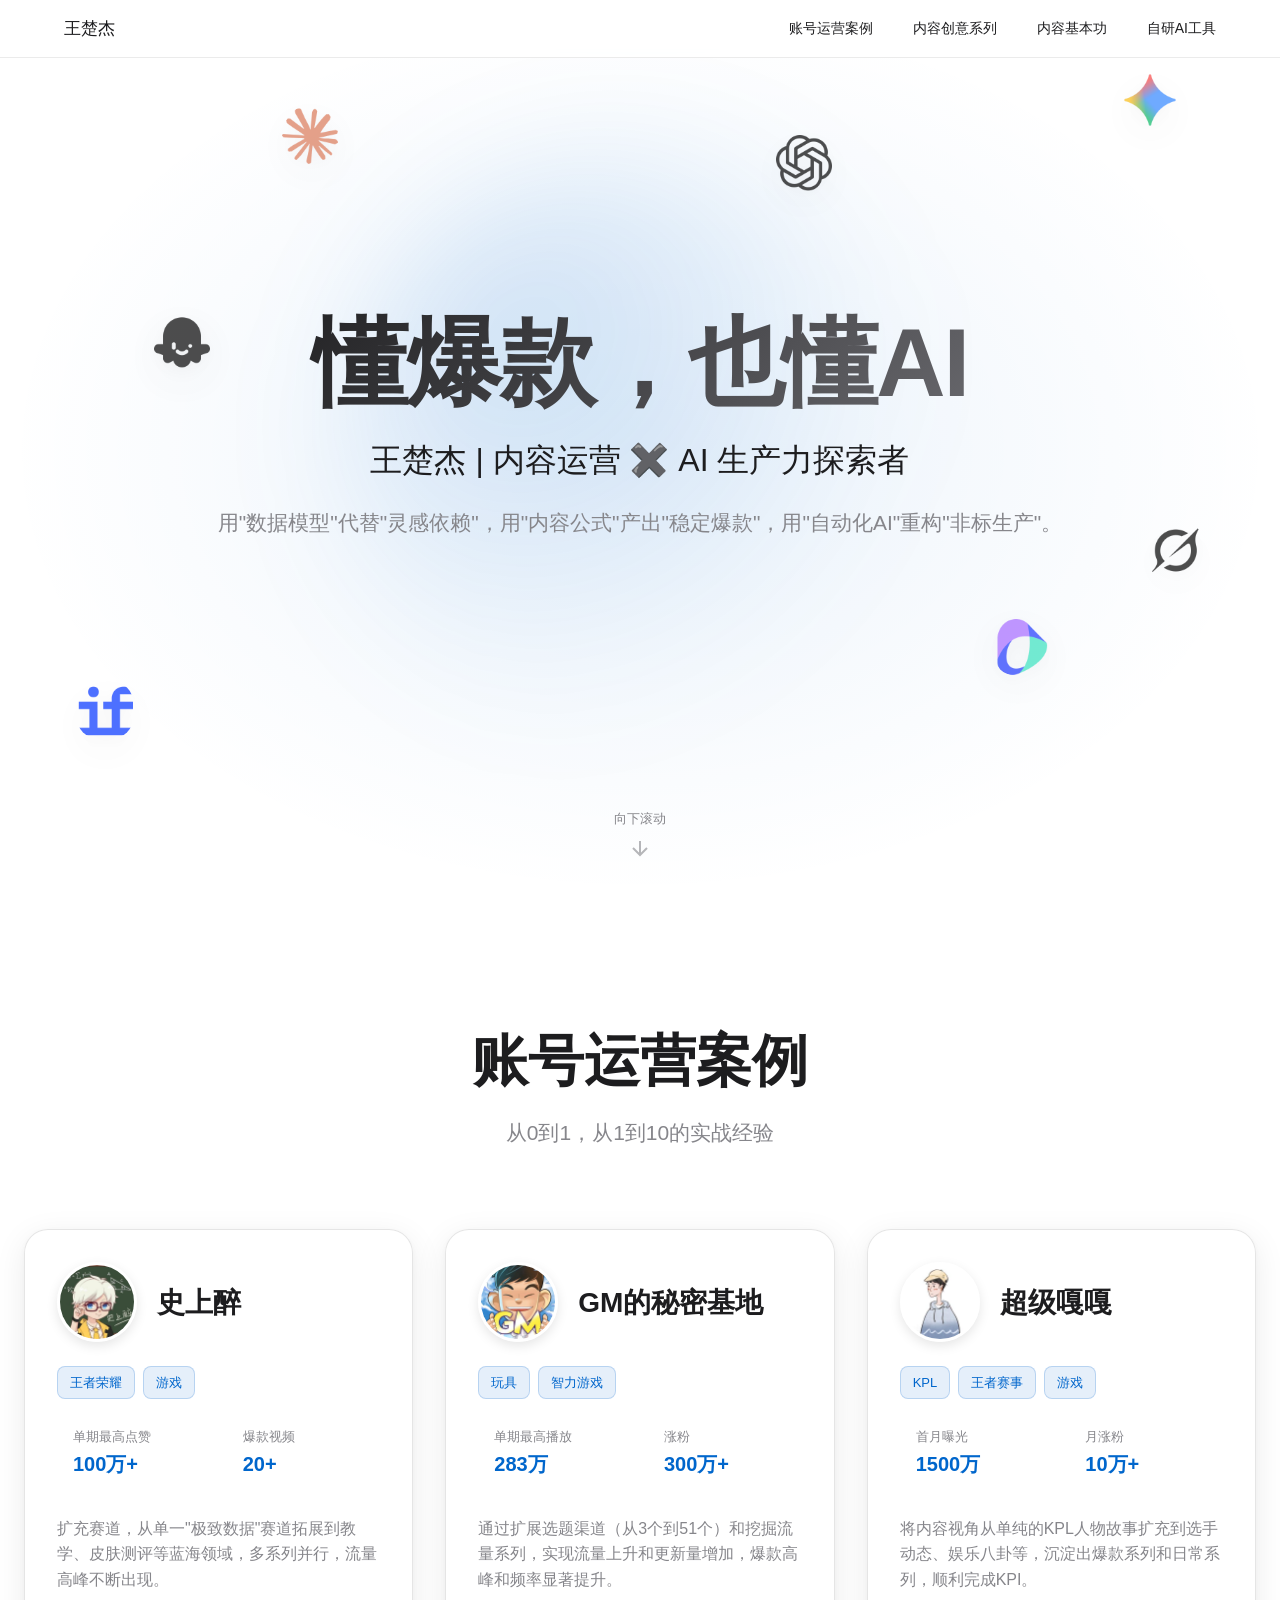
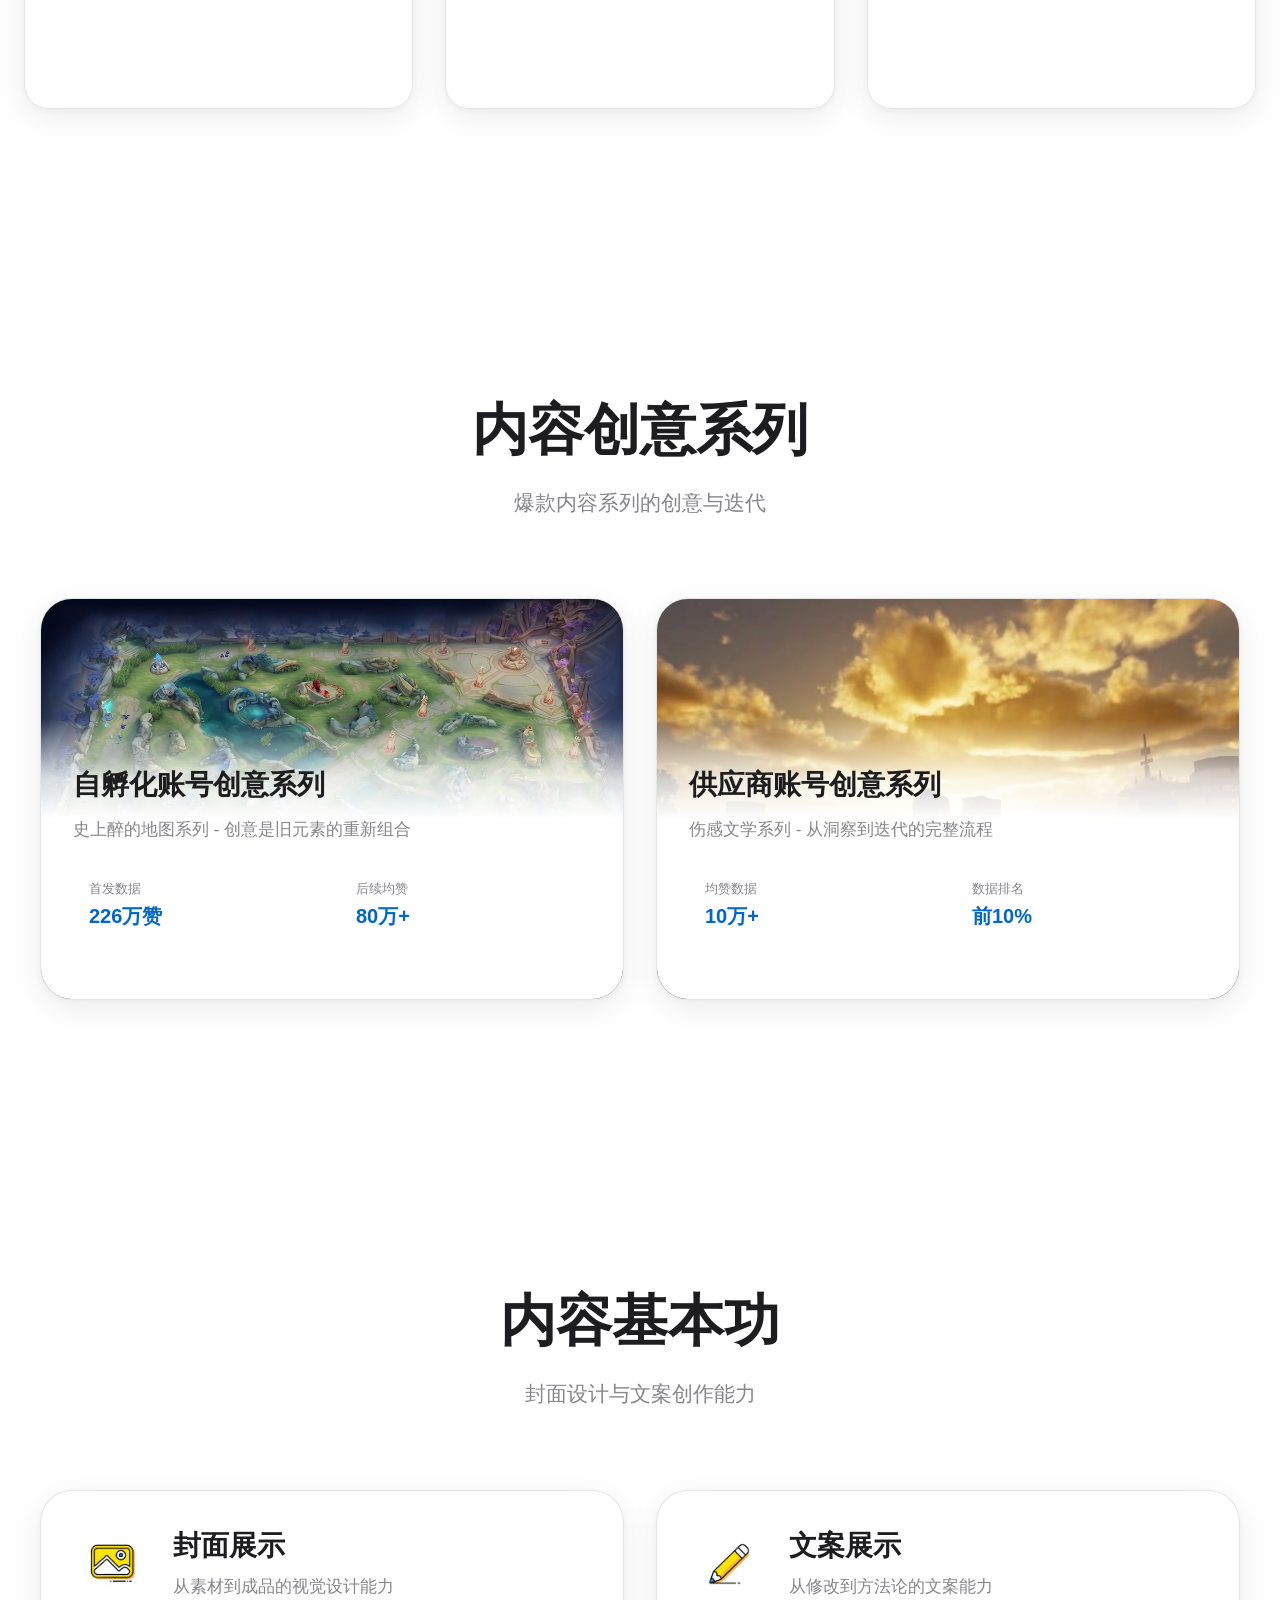
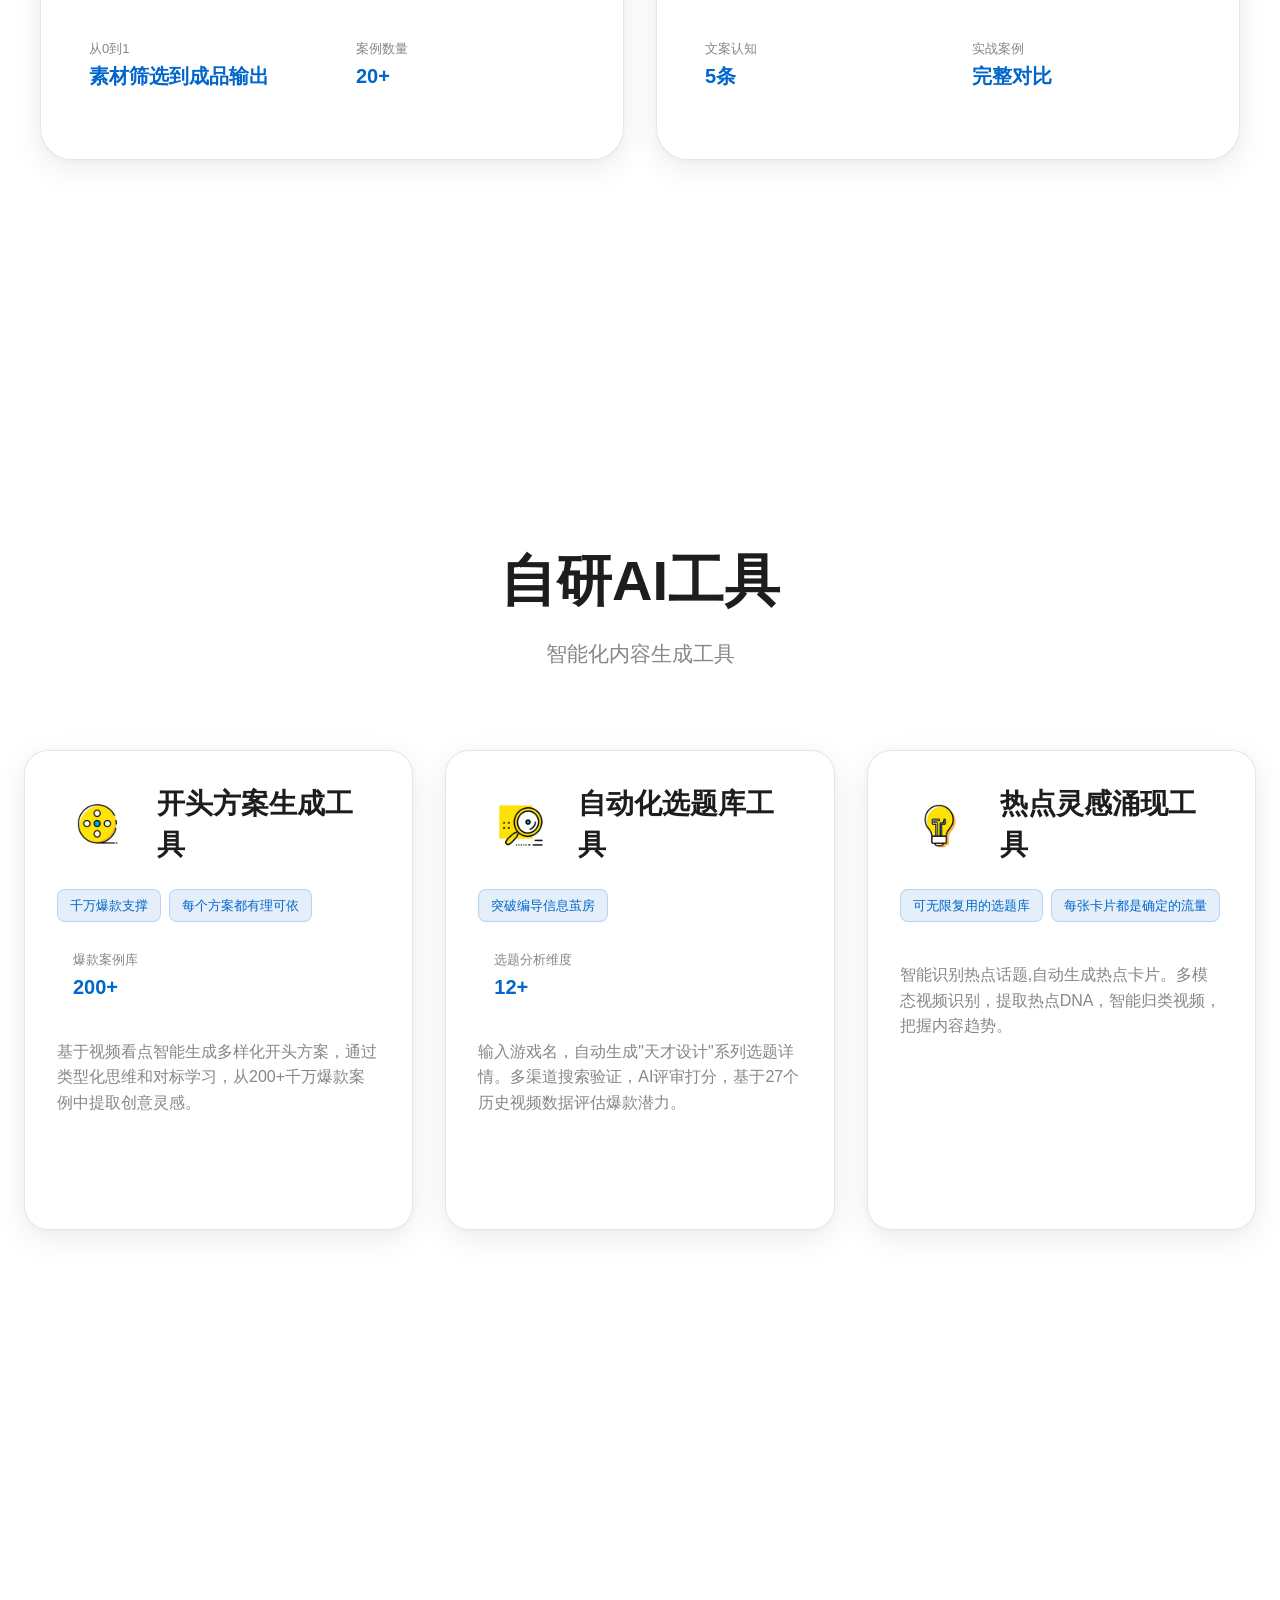
<file: docs/index.html>
<!DOCTYPE html>
<html lang="zh-CN">
<head>
    <meta charset="UTF-8">
    <meta name="viewport" content="width=device-width, initial-scale=1.0">
    <title>王楚杰 - AI 内容运营作品集</title>
    <link rel="stylesheet" href="common.css">
    <style>
/* 修复导航锚点定位 - 为固定导航栏留出空间，并确保内容垂直居中 */
html {
    scroll-padding-top: 200px;
    scroll-behavior: smooth;
}

/* Hero 区 */
.hero {
    height: 100vh;
    display: flex;
    align-items: center;
    justify-content: center;
    text-align: center;
    padding: 0 24px;
    position: relative;
    overflow: visible;
    background: radial-gradient(ellipse at center, rgba(0, 102, 204, 0.08) 0%, rgba(255, 255, 255, 0) 70%);
}

.hero-visual {
    position: fixed;
    top: 0;
    left: 0;
    width: 100%;
    height: 100%;
    pointer-events: none;
    z-index: 0;
}

.ai-orb {
    position: fixed;
    top: 50%;
    left: 50%;
    transform: translate(-50%, -50%);
    width: 600px;
    height: 600px;
    background: radial-gradient(circle at 30% 30%, rgba(0, 102, 204, 0.15), rgba(0, 102, 204, 0.03) 50%, transparent 70%);
    border-radius: 50%;
    filter: blur(60px);
    animation: orbPulse 8s ease-in-out infinite, orbRotate 20s linear infinite;
}

/* Floating Logos - 智能透明度遮罩 */
.floating-logos {
    position: fixed;
    width: 100%;
    height: 100%;
    top: 0;
    left: 0;
    pointer-events: none;
}

.floating-logos > * {
    pointer-events: auto;
}

/* Logo 基础样式 - Apple 风格 */
.logo-item {
    position: fixed;
    width: 56px;
    height: 56px;
    border-radius: 20px;
    filter: drop-shadow(0 12px 24px rgba(0, 0, 0, 0.08)) 
            drop-shadow(0 4px 8px rgba(0, 0, 0, 0.04));
    will-change: transform;
    pointer-events: auto;
    transition: all 0.4s cubic-bezier(0.32, 0.72, 0, 1);
    opacity: 0.7;
    z-index: 100;
    object-fit: contain;
}

.logo-item:hover {
    filter: drop-shadow(0 16px 32px rgba(0, 0, 0, 0.12)) 
            drop-shadow(0 8px 16px rgba(0, 0, 0, 0.08));
    transform: scale(1.15) translateY(-4px);
    z-index: 200;
    opacity: 1 !important;
}

/* 随机散落布局 & 多向运动 */
.logo-claude {
    top: 12%;
    left: 22%;
    animation: float-1 24s ease-in-out infinite alternate;
}

.logo-gemini {
    top: 8%;
    right: 8%;
    animation: float-2 28s ease-in-out infinite alternate-reverse;
}

.logo-dify {
    bottom: 18%;
    left: 6%;
    animation: float-3 22s ease-in-out infinite alternate;
}

.logo-doubao {
    bottom: 25%;
    right: 18%;
    animation: float-4 26s ease-in-out infinite alternate-reverse;
}

.logo-coze {
    top: 35%;
    left: 12%;
    animation: float-5 25s ease-in-out infinite alternate;
}

.logo-grok {
    top: 58%;
    right: 6%;
    animation: float-6 27s ease-in-out infinite alternate-reverse;
}

.logo-openai {
    top: 15%;
    right: 35%;
    animation: float-7 23s ease-in-out infinite alternate;
}

/* 多向有机悬浮动画 */
@keyframes float-1 {
    0% { transform: translate(0, 0) rotate(-5deg) scale(1); }
    50% { transform: translate(-40px, 50px) rotate(5deg) scale(1.05); }
    100% { transform: translate(25px, -30px) rotate(-2deg) scale(0.95); }
}

@keyframes float-2 {
    0% { transform: translate(0, 0) rotate(5deg) scale(0.95); }
    50% { transform: translate(30px, 60px) rotate(-5deg) scale(1.05); }
    100% { transform: translate(-50px, 20px) rotate(3deg) scale(1); }
}

@keyframes float-3 {
    0% { transform: translate(0, 0) rotate(-3deg) scale(1.05); }
    50% { transform: translate(55px, -20px) rotate(4deg) scale(0.95); }
    100% { transform: translate(-25px, -55px) rotate(-6deg) scale(1); }
}

@keyframes float-4 {
    0% { transform: translate(0, 0) rotate(4deg) scale(1); }
    50% { transform: translate(-45px, 30px) rotate(-4deg) scale(1.05); }
    100% { transform: translate(35px, -40px) rotate(2deg) scale(0.95); }
}

@keyframes float-5 {
    0% { transform: translate(0, 0) rotate(-4deg) scale(0.95); }
    50% { transform: translate(40px, -35px) rotate(3deg) scale(1.05); }
    100% { transform: translate(-30px, 50px) rotate(-5deg) scale(1); }
}

@keyframes float-6 {
    0% { transform: translate(0, 0) rotate(3deg) scale(1.05); }
    50% { transform: translate(-55px, -45px) rotate(-3deg) scale(0.95); }
    100% { transform: translate(20px, 35px) rotate(4deg) scale(1); }
}

@keyframes float-7 {
    0% { transform: translate(0, 0) rotate(-2deg) scale(1); }
    50% { transform: translate(-35px, 45px) rotate(4deg) scale(1.05); }
    100% { transform: translate(40px, -25px) rotate(-3deg) scale(0.95); }
}

@keyframes orbPulse {
    0%, 100% {
        transform: translate(-50%, -50%) scale(1);
        opacity: 0.6;
    }
    50% {
        transform: translate(-50%, -50%) scale(1.2);
        opacity: 0.8;
    }
}

@keyframes orbRotate {
    from {
        transform: translate(-50%, -50%) rotate(0deg);
    }
    to {
        transform: translate(-50%, -50%) rotate(360deg);
    }
}

.hero-content {
    max-width: 980px;
    position: relative;
    z-index: 10;
    animation: heroFadeIn 1.2s cubic-bezier(0.16, 1, 0.3, 1);
}

@keyframes heroFadeIn {
    from {
        opacity: 0;
        transform: scale(0.95) translateY(20px);
    }
    to {
        opacity: 1;
        transform: scale(1) translateY(0);
    }
}

.hero-title {
    font-size: 96px;
    font-weight: 700;
    margin-bottom: 24px;
    letter-spacing: -0.02em;
    line-height: 1.05;
    background: linear-gradient(135deg, #1d1d1f 0%, #6e6e73 100%);
    -webkit-background-clip: text;
    -webkit-text-fill-color: transparent;
}

.hero-subtitle {
    font-size: 32px;
    font-weight: 500;
    margin-bottom: 24px;
    color: var(--text-color);
}

.hero-description {
    font-size: 21px;
    color: var(--text-secondary);
    margin-bottom: 48px;
    line-height: 1.47059;
}

/* 滚动指示器 */
.scroll-indicator {
    position: absolute;
    bottom: 40px;
    left: 50%;
    transform: translateX(-50%);
    display: flex;
    flex-direction: column;
    align-items: center;
    gap: 8px;
    color: var(--text-secondary);
    font-size: 13px;
    z-index: 10;
    animation: bounce 2s ease-in-out infinite;
}

.scroll-indicator svg {
    width: 24px;
    height: 24px;
    opacity: 0.6;
}

@keyframes bounce {
    0%, 100% {
        transform: translateX(-50%) translateY(0);
    }
    50% {
        transform: translateX(-50%) translateY(8px);
    }
}

/* 主板块 */
.main-sections {
    padding: 120px 24px;
    max-width: 1400px;
    margin: 0 auto;
    position: relative;
    z-index: 1;
}

.content-section {
    margin-bottom: 200px;
    min-height: calc(100vh - 240px);
    padding-bottom: 80px;
}

.section-header {
    text-align: center;
    margin-bottom: 80px;
    position: relative;
    z-index: 1;
}

.section-title {
    font-size: 56px;
    font-weight: 700;
    margin-bottom: 16px;
    color: var(--text-color);
}

.section-subtitle {
    font-size: 21px;
    color: var(--text-secondary);
}

/* 账号案例网格 */
.accounts-grid {
    display: grid;
    grid-template-columns: repeat(3, 1fr);
    gap: 32px;
    max-width: 1400px;
    margin: 0 auto;
}

.account-card {
    backdrop-filter: saturate(180%) blur(20px);
    background: var(--card-bg);
    border: 1px solid rgba(0, 0, 0, 0.1);
    border-radius: 24px;
    padding: 32px;
    box-shadow: var(--shadow);
    transition: all 0.4s cubic-bezier(0.32, 0.72, 0, 1);
    text-decoration: none;
    color: var(--text-color);
    display: flex;
    flex-direction: column;
    position: relative;
    overflow: hidden;
    z-index: 1;
    min-height: 480px;
}

.account-card::after {
    content: '查看详情 →';
    position: absolute;
    bottom: 20px;
    right: 20px;
    font-size: 14px;
    font-weight: 500;
    color: var(--accent-color);
    opacity: 0;
    transform: translateY(10px);
    transition: all 0.3s cubic-bezier(0.32, 0.72, 0, 1);
}

.account-card:hover {
    transform: translateY(-8px);
    box-shadow: var(--shadow-hover);
}

.account-card:hover::after {
    opacity: 1;
    transform: translateY(0);
}

.account-header {
    display: flex;
    align-items: center;
    gap: 20px;
    margin-bottom: 24px;
}

.account-icon {
    font-size: 48px;
}

/* 账号头像样式 */
.account-avatar {
    width: 80px;
    height: 80px;
    border-radius: 50%;
    object-fit: cover;
    border: 3px solid rgba(255, 255, 255, 0.8);
    box-shadow: 0 4px 12px rgba(0, 0, 0, 0.1);
}

.account-title {
    font-size: 28px;
    font-weight: 700;
    flex: 1;
}

.account-tags {
    display: flex;
    gap: 8px;
    flex-wrap: wrap;
    margin-bottom: 16px;
}

.tag {
    padding: 6px 12px;
    background: rgba(0, 102, 204, 0.1);
    border: 1px solid rgba(0, 102, 204, 0.2);
    border-radius: 8px;
    font-size: 13px;
    color: var(--accent-color);
    font-weight: 500;
}

.account-stage {
    display: inline-block;
    padding: 6px 16px;
    background: rgba(0, 102, 204, 0.1);
    border: 1px solid rgba(0, 102, 204, 0.2);
    border-radius: 12px;
    font-size: 14px;
    color: var(--accent-color);
    margin-bottom: 24px;
}

.account-stats {
    display: grid;
    grid-template-columns: repeat(2, 1fr);
    gap: 16px;
    margin-bottom: 24px;
}

.stat-item {
    padding: 16px;
    background: rgba(255, 255, 255, 0.6);
    border-radius: 12px;
}

.stat-label {
    font-size: 12px;
    color: var(--text-secondary);
    margin-bottom: 4px;
}

.stat-value {
    font-size: 24px;
    font-weight: 700;
    color: var(--accent-color);
}

.account-description {
    font-size: 16px;
    color: var(--text-secondary);
    line-height: 1.6;
    margin-bottom: 24px;
}

.view-detail {
    display: flex;
    align-items: center;
    justify-content: space-between;
    padding: 12px 20px;
    background: rgba(0, 102, 204, 0.1);
    border-radius: 12px;
    font-size: 16px;
    color: var(--accent-color);
    font-weight: 500;
}

/* 系列案例网格 */
.series-grid {
    display: grid;
    grid-template-columns: repeat(2, 1fr);
    gap: 32px;
    max-width: 1200px;
    margin: 0 auto;
}

.series-card {
    backdrop-filter: saturate(180%) blur(20px);
    background: var(--card-bg);
    border: 1px solid rgba(0, 0, 0, 0.1);
    border-radius: 32px;
    padding: 32px;
    box-shadow: var(--shadow);
    transition: all 0.4s cubic-bezier(0.32, 0.72, 0, 1);
    text-decoration: none;
    display: block;
    position: relative;
    overflow: hidden;
    z-index: 1;
}

.series-card::after {
    content: '查看详情 →';
    position: absolute;
    bottom: 20px;
    right: 20px;
    font-size: 14px;
    font-weight: 500;
    color: var(--accent-color);
    opacity: 0;
    transform: translateY(10px);
    transition: all 0.3s cubic-bezier(0.32, 0.72, 0, 1);
}

.series-card:hover {
    transform: translateY(-8px);
    box-shadow: var(--shadow-hover);
}

.series-card:hover::after {
    opacity: 1;
    transform: translateY(0);
}

/* 系列卡片头像样式 */
.series-avatar {
    width: 64px;
    height: 64px;
    border-radius: 50%;
    object-fit: cover;
    border: 2px solid rgba(255, 255, 255, 0.8);
    box-shadow: 0 4px 12px rgba(0, 0, 0, 0.1);
    margin-bottom: 20px;
}

/* 系列卡片缩略图样式 */
.series-thumbnail {
    width: 100%;
    aspect-ratio: 9/16;
    object-fit: cover;
    border-radius: 16px;
    margin-bottom: 20px;
    box-shadow: 0 4px 16px rgba(0, 0, 0, 0.12);
}

.series-icon {
    font-size: 48px;
    margin-bottom: 20px;
}

/* 内容卡片图标 */
.content-icon {
    font-size: 48px;
    margin-bottom: 20px;
}

/* 工具图标样式 */
.tool-icon {
    width: 80px;
    height: 80px;
    object-fit: contain;
    border-radius: 16px;
}
}

/* 内容图标图片样式 */
.content-icon-img {
    width: 64px;
    height: 64px;
    object-fit: contain;
    border-radius: 16px;
    margin-bottom: 20px;
}

/* 内容卡片特殊布局 */
.content-card .content-header {
    display: flex;
    align-items: center;
    gap: 20px;
    margin-bottom: 24px;
}

.content-icon-large {
    width: 80px;
    height: 80px;
    object-fit: contain;
    border-radius: 16px;
    flex-shrink: 0;
}

.content-info {
    flex: 1;
}

.content-card .series-title {
    margin-bottom: 8px;
}

.content-card .series-desc {
    margin-bottom: 0;
}

.series-title {
    font-size: 28px;
    font-weight: 700;
    color: var(--text-color);
    margin-bottom: 12px;
}

.series-desc {
    font-size: 17px;
    color: var(--text-secondary);
    line-height: 1.5;
    margin-bottom: 24px;
}

.series-stats {
    display: flex;
    gap: 16px;
    margin-bottom: 24px;
}

.stat-item {
    background: rgba(255, 255, 255, 0.5);
    border-radius: 12px;
    padding: 12px 16px;
    flex: 1;
}

.stat-label {
    font-size: 13px;
    color: var(--text-secondary);
    margin-bottom: 4px;
}

.stat-value {
    font-size: 20px;
    font-weight: 600;
    color: var(--accent-color);
}

/* 隐藏旧的 view-detail 元素 */
.view-detail {
    display: none;
}

@media (max-width: 768px) {
    .hero-title {
        font-size: 56px;
    }
    
    .hero-subtitle {
        font-size: 24px;
    }
    
    .section-title {
        font-size: 40px;
    }
    
    .account-card {
        padding: 32px 24px;
    }
    
    .accounts-grid {
        grid-template-columns: 1fr;
    }
    
    .series-grid {
        grid-template-columns: 1fr;
    }
    
    /* 移动端 Logo 调整 */
    .logo-item {
        width: 44px !important;
        height: 44px !important;
    }
    
    .floating-logos {
        display: none;
    }
    
    .scroll-indicator {
        bottom: 20px;
        font-size: 11px;
    }
    
    .account-card::after,
    .series-card::after {
        font-size: 12px;
        bottom: 16px;
        right: 16px;
    }
}

/* 带背景图的系列卡片 */
.series-with-bg {
    padding: 0 !important;
    background: transparent !important;
    min-height: 400px;
}

.series-bg {
    position: absolute;
    top: 0;
    left: 0;
    right: 0;
    bottom: 0;
    background-size: cover;
    background-position: center;
    background-repeat: no-repeat;
    z-index: 1;
}

.series-bg::after {
    content: '';
    position: absolute;
    top: 0;
    left: 0;
    right: 0;
    bottom: 0;
    background: linear-gradient(to bottom, 
        rgba(255, 255, 255, 0) 0%,
        rgba(255, 255, 255, 0) 30%,
        rgba(255, 255, 255, 0.8) 45%,
        rgba(255, 255, 255, 1) 55%,
        rgba(255, 255, 255, 1) 100%
    );
}

.series-content {
    position: relative;
    z-index: 2;
    padding: 32px;
    display: flex;
    flex-direction: column;
    justify-content: flex-end;
    min-height: 400px;
}
    </style>
</head>
<body>
    <!-- 导航栏 -->
    <nav class="navbar">
        <div class="nav-content">
            <a href="index.html" class="nav-logo">王楚杰</a>
            <div class="nav-links">
                <a href="#accounts">账号运营案例</a>
                <a href="#series">内容创意系列</a>
                <a href="#content">内容基本功</a>
                <a href="#ai-tools">自研AI工具</a>
            </div>
        </div>
    </nav>

    <!-- Hero 区 -->
    <section class="hero">
        <!-- Hero 视觉效果 -->
        <div class="hero-visual">
            <!-- AI 光球 -->
            <div class="ai-orb"></div>
            
            <!-- 浮动 Logo -->
            <div class="floating-logos">
                <img src="ai-logo/claude-color.png" alt="Claude" class="logo-item logo-claude">
                <img src="ai-logo/gemini-color.png" alt="Gemini" class="logo-item logo-gemini">
                <img src="ai-logo/dify-color.png" alt="Dify" class="logo-item logo-dify">
                <img src="ai-logo/doubao-color.png" alt="豆包" class="logo-item logo-doubao">
                <img src="ai-logo/coze.png" alt="扣子" class="logo-item logo-coze">
                <img src="ai-logo/grok.png" alt="Grok" class="logo-item logo-grok">
                <img src="ai-logo/openai.png" alt="OpenAI" class="logo-item logo-openai">
            </div>
        </div>
        
        <div class="hero-content">
            <h1 class="hero-title">懂爆款，也懂AI</h1>
            <h2 class="hero-subtitle">王楚杰 | 内容运营 ✖️ AI 生产力探索者</h2>
            <p class="hero-description">用"数据模型"代替"灵感依赖"，用"内容公式"产出"稳定爆款"，用"自动化AI"重构"非标生产"。</p>
        </div>
        
        <!-- 滚动指示器 -->
        <div class="scroll-indicator">
            <span>向下滚动</span>
            <svg viewBox="0 0 24 24" fill="none" stroke="currentColor" stroke-width="2">
                <path d="M12 5v14M19 12l-7 7-7-7"/>
            </svg>
        </div>
    </section>

    <!-- 主板块 -->
    <section class="main-sections">
        <!-- 账号运营案例 -->
        <div class="content-section" id="accounts">
            <div class="section-header">
                <h2 class="section-title">账号运营案例</h2>
                <p class="section-subtitle">从0到1，从1到10的实战经验</p>
            </div>
            
            <div class="accounts-grid">
                <!-- 史上醉 -->
                <a href="ssz_detail.html" class="account-card">
                    <div class="account-header">
                        <img src="account-icons/史上醉.jpeg" alt="史上醉" class="account-avatar">
                        <h2 class="account-title">史上醉</h2>
                    </div>
                    <div class="account-tags">
                        <span class="tag">王者荣耀</span>
                        <span class="tag">游戏</span>
                    </div>
                    <div class="account-stats">
                        <div class="stat-item">
                            <div class="stat-label">单期最高点赞</div>
                            <div class="stat-value">100万+</div>
                        </div>
                        <div class="stat-item">
                            <div class="stat-label">爆款视频</div>
                            <div class="stat-value">20+</div>
                        </div>
                    </div>
                    <p class="account-description">
                        扩充赛道，从单一"极致数据"赛道拓展到教学、皮肤测评等蓝海领域，多系列并行，流量高峰不断出现。
                    </p>
                </a>
                
                <!-- GM的秘密基地 -->
                <a href="gm_detail.html" class="account-card">
                    <div class="account-header">
                        <img src="account-icons/gm的秘密基地.jpeg" alt="GM的秘密基地" class="account-avatar">
                        <h2 class="account-title">GM的秘密基地</h2>
                    </div>
                    <div class="account-tags">
                        <span class="tag">玩具</span>
                        <span class="tag">智力游戏</span>
                    </div>
                    <div class="account-stats">
                        <div class="stat-item">
                            <div class="stat-label">单期最高播放</div>
                            <div class="stat-value">283万</div>
                        </div>
                        <div class="stat-item">
                            <div class="stat-label">涨粉</div>
                            <div class="stat-value">300万+</div>
                        </div>
                    </div>
                    <p class="account-description">
                        通过扩展选题渠道（从3个到51个）和挖掘流量系列，实现流量上升和更新量增加，爆款高峰和频率显著提升。
                    </p>
                </a>
                
                <!-- 超级嘎嘎 -->
                <a href="cjgg_detail.html" class="account-card">
                    <div class="account-header">
                        <img src="account-icons/超级嘎嘎.jpeg" alt="超级嘎嘎" class="account-avatar">
                        <h2 class="account-title">超级嘎嘎</h2>
                    </div>
                    <div class="account-tags">
                        <span class="tag">KPL</span>
                        <span class="tag">王者赛事</span>
                        <span class="tag">游戏</span>
                    </div>
                    <div class="account-stats">
                        <div class="stat-item">
                            <div class="stat-label">首月曝光</div>
                            <div class="stat-value">1500万</div>
                        </div>
                        <div class="stat-item">
                            <div class="stat-label">月涨粉</div>
                            <div class="stat-value">10万+</div>
                        </div>
                    </div>
                    <p class="account-description">
                        将内容视角从单纯的KPL人物故事扩充到选手动态、娱乐八卦等，沉淀出爆款系列和日常系列，顺利完成KPI。
                    </p>
                </a>
            </div>
        </div>

        <!-- 内容创意系列 -->
        <div class="content-section" id="series">
            <div class="section-header">
                <h2 class="section-title">内容创意系列</h2>
                <p class="section-subtitle">爆款内容系列的创意与迭代</p>
            </div>
            
            <div class="series-grid">
                <a href="series_self.html" class="series-card series-with-bg">
                    <div class="series-bg" style="background-image: url('series_self_thumbnail.png');"></div>
                    <div class="series-content">
                        <h3 class="series-title">自孵化账号创意系列</h3>
                        <p class="series-desc">史上醉的地图系列 - 创意是旧元素的重新组合</p>
                        <div class="series-stats">
                            <div class="stat-item">
                                <div class="stat-label">首发数据</div>
                                <div class="stat-value">226万赞</div>
                            </div>
                            <div class="stat-item">
                                <div class="stat-label">后续均赞</div>
                                <div class="stat-value">80万+</div>
                            </div>
                        </div>
                    </div>
                </a>
                
                <a href="series_supplier.html" class="series-card series-with-bg">
                    <div class="series-bg" style="background-image: url('series_supplier_thumbnail.png');"></div>
                    <div class="series-content">
                        <h3 class="series-title">供应商账号创意系列</h3>
                        <p class="series-desc">伤感文学系列 - 从洞察到迭代的完整流程</p>
                        <div class="series-stats">
                            <div class="stat-item">
                                <div class="stat-label">均赞数据</div>
                                <div class="stat-value">10万+</div>
                            </div>
                            <div class="stat-item">
                                <div class="stat-label">数据排名</div>
                                <div class="stat-value">前10%</div>
                            </div>
                        </div>
                    </div>
                </a>
            </div>
        </div>

        <!-- 内容基本功 -->
        <div class="content-section" id="content">
            <div class="section-header">
                <h2 class="section-title">内容基本功</h2>
                <p class="section-subtitle">封面设计与文案创作能力</p>
            </div>
            
            <div class="series-grid">
                <a href="cover.html" class="series-card content-card">
                    <div class="content-header">
                        <img src="tool-icons/封面.jpg" alt="封面设计" class="content-icon-large">
                        <div class="content-info">
                            <h3 class="series-title">封面展示</h3>
                            <p class="series-desc">从素材到成品的视觉设计能力</p>
                        </div>
                    </div>
                    <div class="series-stats">
                        <div class="stat-item">
                            <div class="stat-label">从0到1</div>
                            <div class="stat-value">素材筛选到成品输出</div>
                        </div>
                        <div class="stat-item">
                            <div class="stat-label">案例数量</div>
                            <div class="stat-value">20+</div>
                        </div>
                    </div>
                </a>
                
                <a href="copywriting.html" class="series-card content-card">
                    <div class="content-header">
                        <img src="tool-icons/文案.jpg" alt="文案创作" class="content-icon-large">
                        <div class="content-info">
                            <h3 class="series-title">文案展示</h3>
                            <p class="series-desc">从修改到方法论的文案能力</p>
                        </div>
                    </div>
                    <div class="series-stats">
                        <div class="stat-item">
                            <div class="stat-label">文案认知</div>
                            <div class="stat-value">5条</div>
                        </div>
                        <div class="stat-item">
                            <div class="stat-label">实战案例</div>
                            <div class="stat-value">完整对比</div>
                        </div>
                    </div>
                </a>
            </div>
        </div>

        <!-- 自研AI工具 -->
        <div class="content-section" id="ai-tools">
            <div class="section-header">
                <h2 class="section-title">自研AI工具</h2>
                <p class="section-subtitle">智能化内容生成工具</p>
            </div>
            
            <div class="accounts-grid">
                <a href="opening-ai.html" class="account-card">
                    <div class="account-header">
                        <img src="tool-icons/开头.jpg" alt="开头方案" class="tool-icon">
                        <h2 class="account-title">开头方案生成工具</h2>
                    </div>
                    <div class="account-tags">
                        <span class="tag">千万爆款支撑</span>
                        <span class="tag">每个方案都有理可依</span>
                    </div>
                    <div class="account-stats">
                        <div class="stat-item">
                            <div class="stat-label">爆款案例库</div>
                            <div class="stat-value">200+</div>
                        </div>
                    </div>
                    <p class="account-description">
                        基于视频看点智能生成多样化开头方案，通过类型化思维和对标学习，从200+千万爆款案例中提取创意灵感。
                    </p>
                </a>

                <a href="topic-ai.html" class="account-card">
                    <div class="account-header">
                        <img src="tool-icons/选题.jpg" alt="选题库" class="tool-icon">
                        <h2 class="account-title">自动化选题库工具</h2>
                    </div>
                    <div class="account-tags">
                        <span class="tag">突破编导信息茧房</span>
                    </div>
                    <div class="account-stats">
                        <div class="stat-item">
                            <div class="stat-label">选题分析维度</div>
                            <div class="stat-value">12+</div>
                        </div>
                    </div>
                    <p class="account-description">
                        输入游戏名，自动生成"天才设计"系列选题详情。多渠道搜索验证，AI评审打分，基于27个历史视频数据评估爆款潜力。
                    </p>
                </a>

                <a href="hotspot-ai.html" class="account-card">
                    <div class="account-header">
                        <img src="tool-icons/灵感.jpg" alt="热点灵感" class="tool-icon">
                        <h2 class="account-title">热点灵感涌现工具</h2>
                    </div>
                    <div class="account-tags">
                        <span class="tag">可无限复用的选题库</span>
                        <span class="tag">每张卡片都是确定的流量</span>
                    </div>
                    <div class="account-stats">
                    </div>
                    <p class="account-description">
                        智能识别热点话题,自动生成热点卡片。多模态视频识别，提取热点DNA，智能归类视频，把握内容趋势。
                    </p>
                </a>
            </div>
        </div>
    </section>


    <script>
    // 控制 logo 在滚动时平滑淡出
    window.addEventListener('scroll', function() {
        const scrollTop = window.pageYOffset || document.documentElement.scrollTop;
        const heroHeight = window.innerHeight;
        const logos = document.querySelectorAll('.logo-item');
        
        // 当滚动超过 Hero 区域的 50% 时，开始淡出 logo
        if (scrollTop > heroHeight * 0.5) {
            const fadeStart = heroHeight * 0.5;
            const fadeEnd = heroHeight * 0.9;
            const fadeProgress = Math.min((scrollTop - fadeStart) / (fadeEnd - fadeStart), 1);
            const opacity = 0.7 * (1 - fadeProgress);
            
            logos.forEach(logo => {
                if (!logo.matches(':hover')) {
                    logo.style.opacity = Math.max(opacity, 0);
                    logo.style.pointerEvents = opacity < 0.1 ? 'none' : 'auto';
                }
            });
        } else {
            logos.forEach(logo => {
                if (!logo.matches(':hover')) {
                    logo.style.opacity = '0.7';
                    logo.style.pointerEvents = 'auto';
                }
            });
        }
    });
    </script>
</body>
</html>
</file>
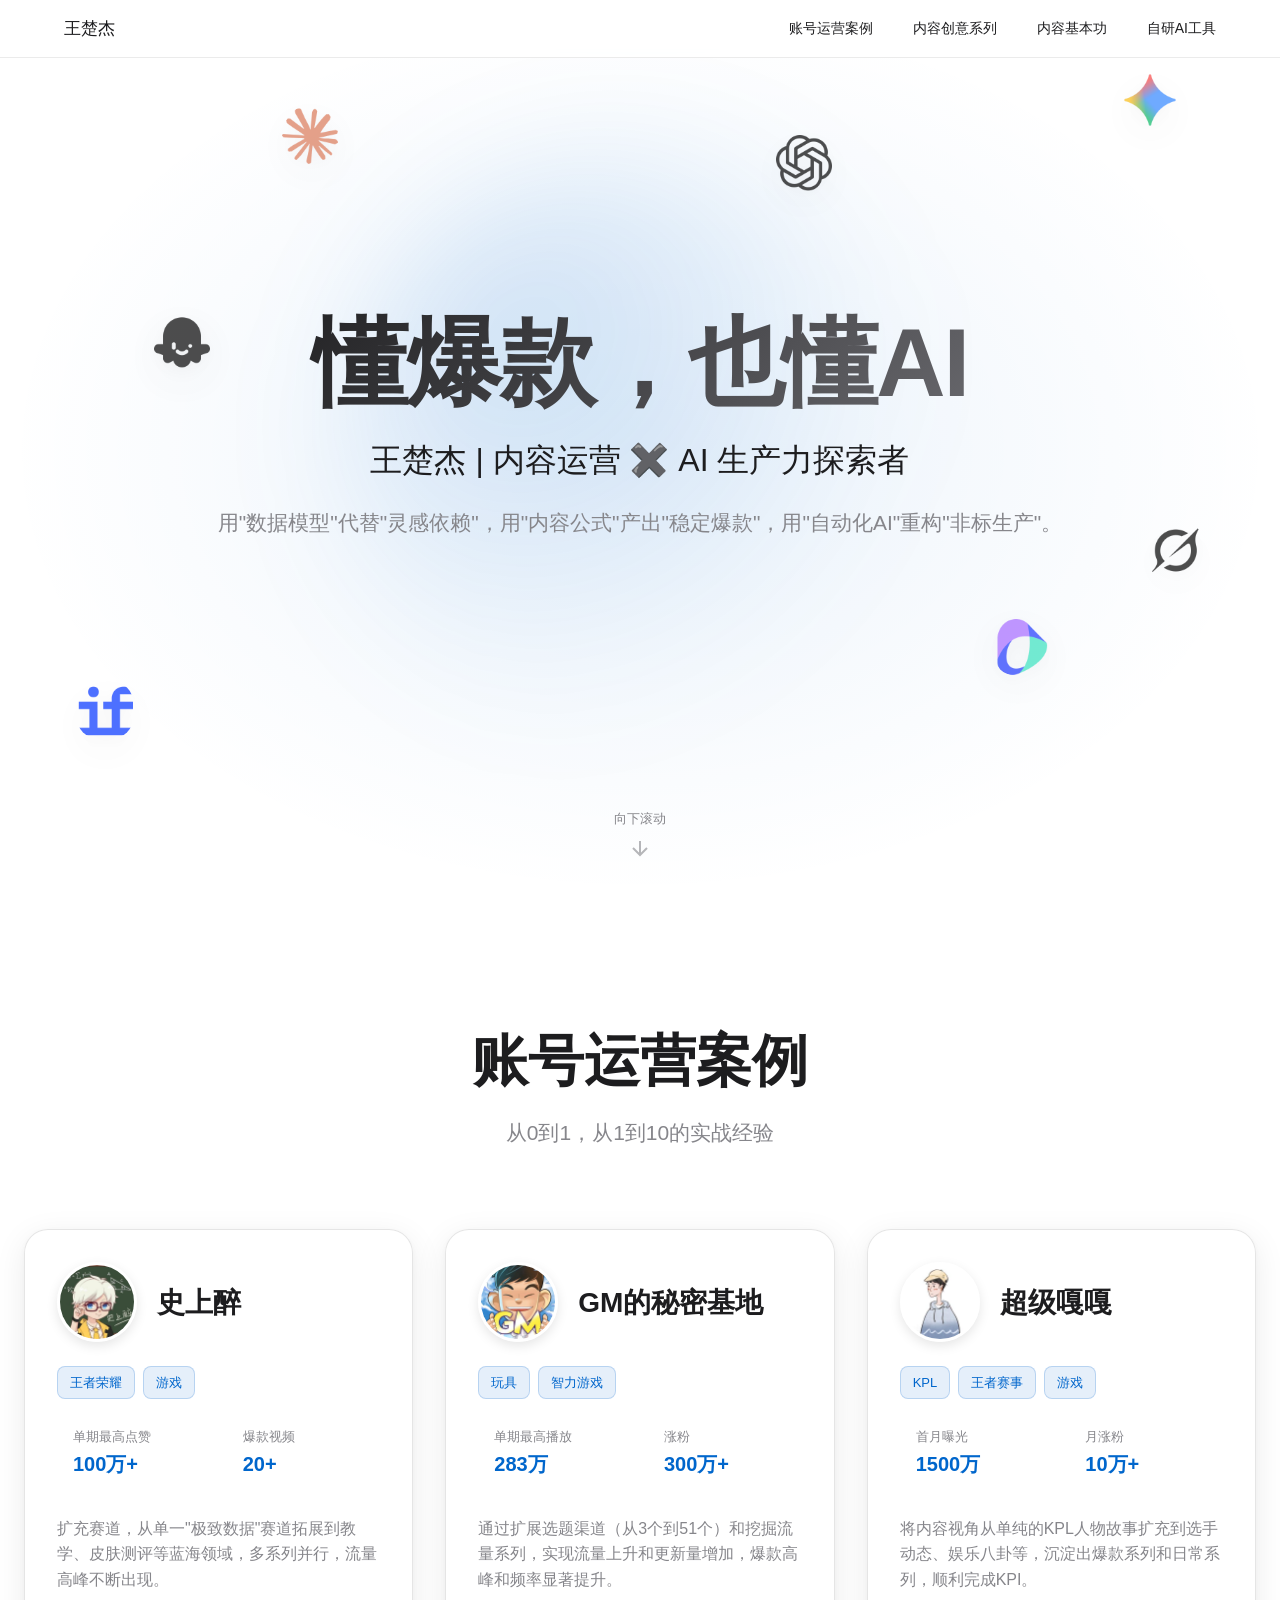
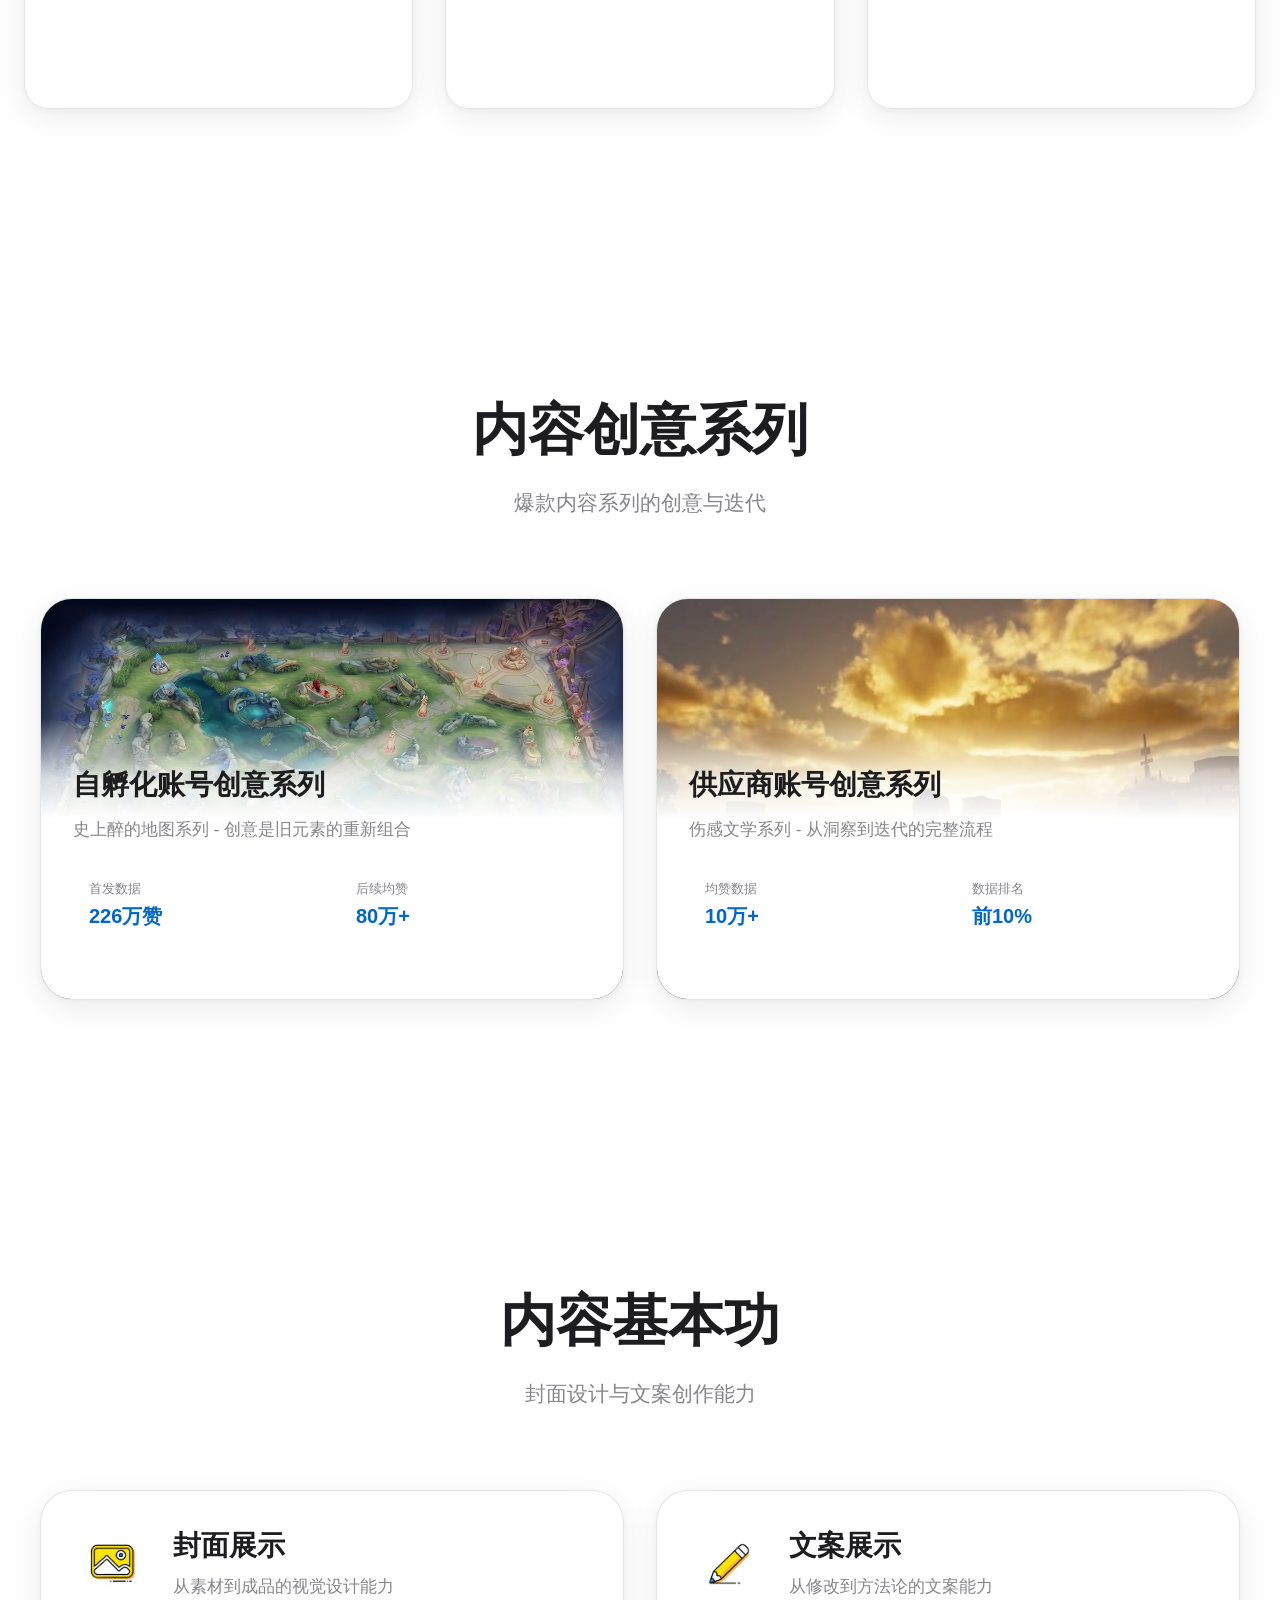
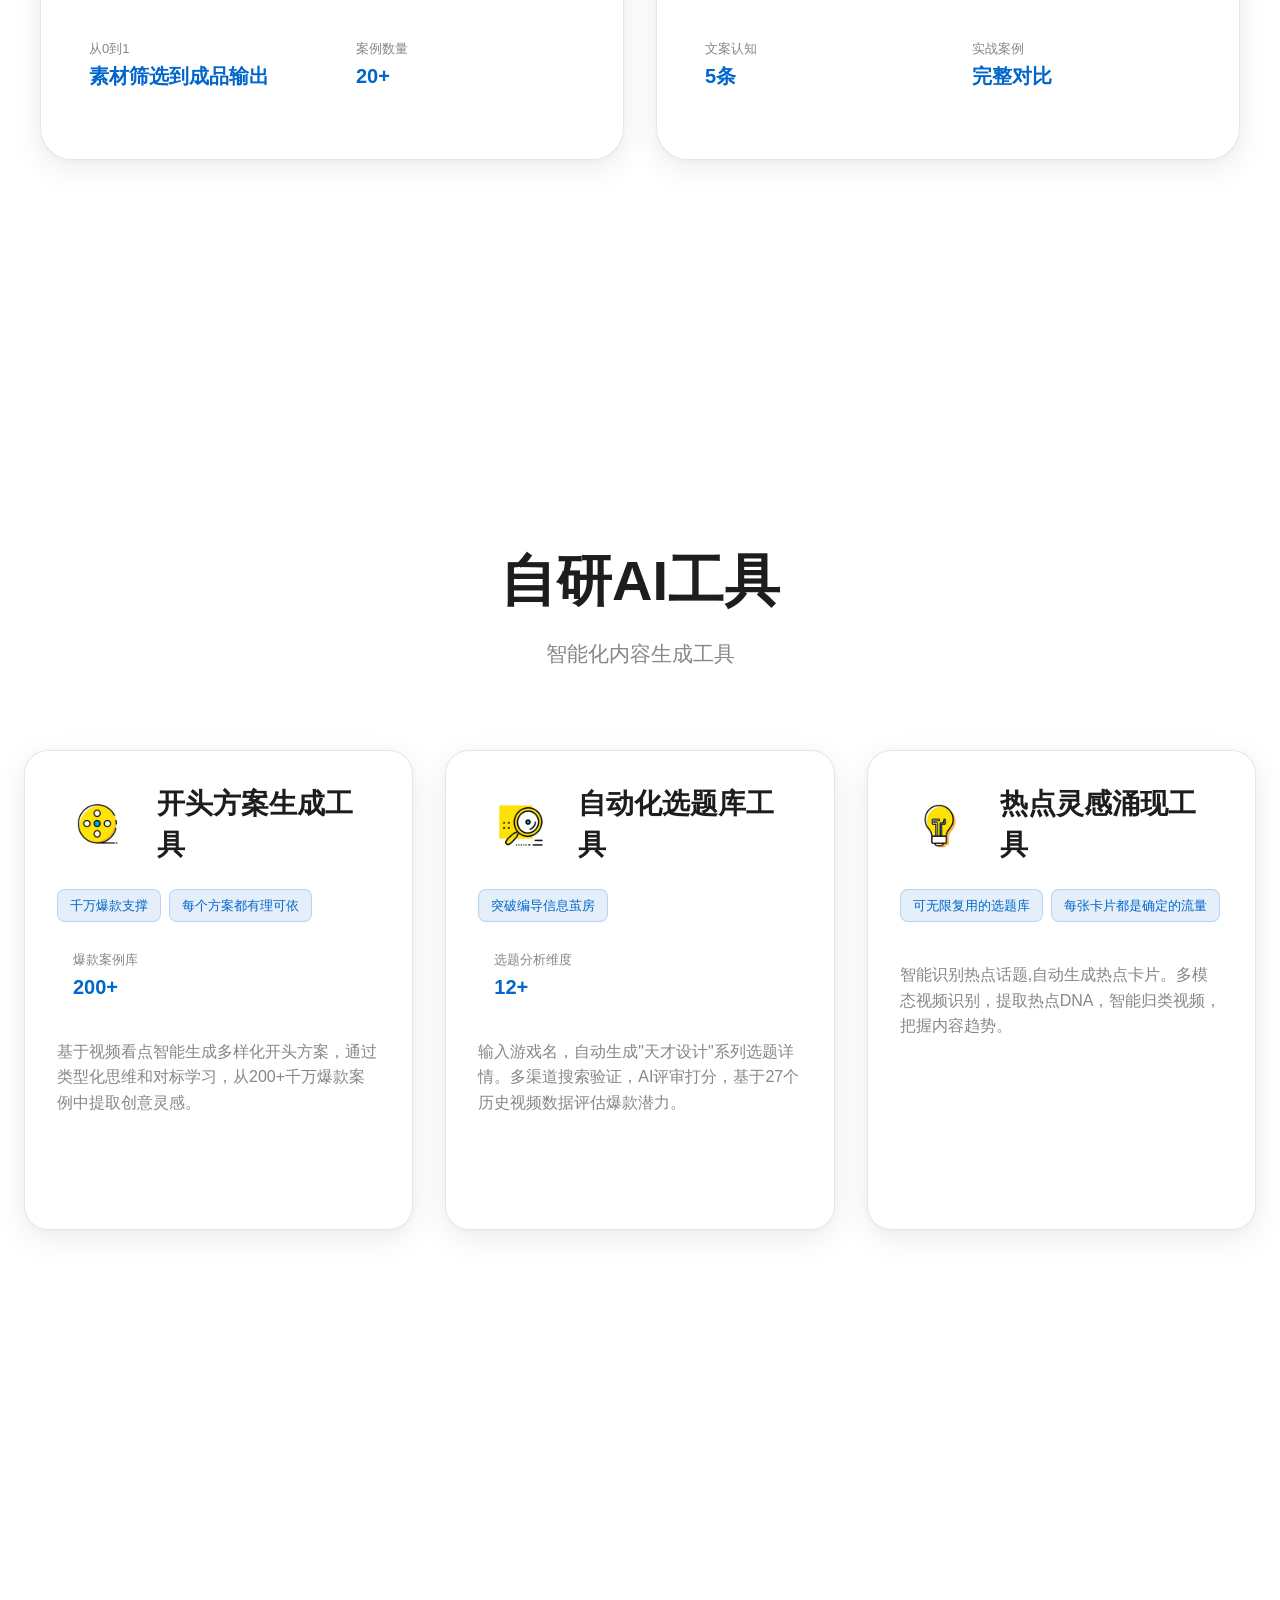
<file: pages/index.html>
<!DOCTYPE html>
<html lang="zh-CN">
<head>
    <meta charset="UTF-8">
    <meta name="viewport" content="width=device-width, initial-scale=1.0">
    <title>王楚杰 - AI 内容运营作品集</title>
    <link rel="stylesheet" href="common.css">
    <style>
/* 修复导航锚点定位 - 为固定导航栏留出空间，并确保内容垂直居中 */
html {
    scroll-padding-top: 200px;
    scroll-behavior: smooth;
}

/* Hero 区 */
.hero {
    height: 100vh;
    display: flex;
    align-items: center;
    justify-content: center;
    text-align: center;
    padding: 0 24px;
    position: relative;
    overflow: visible;
    background: radial-gradient(ellipse at center, rgba(0, 102, 204, 0.08) 0%, rgba(255, 255, 255, 0) 70%);
}

.hero-visual {
    position: fixed;
    top: 0;
    left: 0;
    width: 100%;
    height: 100%;
    pointer-events: none;
    z-index: 0;
}

.ai-orb {
    position: fixed;
    top: 50%;
    left: 50%;
    transform: translate(-50%, -50%);
    width: 600px;
    height: 600px;
    background: radial-gradient(circle at 30% 30%, rgba(0, 102, 204, 0.15), rgba(0, 102, 204, 0.03) 50%, transparent 70%);
    border-radius: 50%;
    filter: blur(60px);
    animation: orbPulse 8s ease-in-out infinite, orbRotate 20s linear infinite;
}

/* Floating Logos - 智能透明度遮罩 */
.floating-logos {
    position: fixed;
    width: 100%;
    height: 100%;
    top: 0;
    left: 0;
    pointer-events: none;
}

.floating-logos > * {
    pointer-events: auto;
}

/* Logo 基础样式 - Apple 风格 */
.logo-item {
    position: fixed;
    width: 56px;
    height: 56px;
    border-radius: 20px;
    filter: drop-shadow(0 12px 24px rgba(0, 0, 0, 0.08)) 
            drop-shadow(0 4px 8px rgba(0, 0, 0, 0.04));
    will-change: transform;
    pointer-events: auto;
    transition: all 0.4s cubic-bezier(0.32, 0.72, 0, 1);
    opacity: 0.7;
    z-index: 100;
    object-fit: contain;
}

.logo-item:hover {
    filter: drop-shadow(0 16px 32px rgba(0, 0, 0, 0.12)) 
            drop-shadow(0 8px 16px rgba(0, 0, 0, 0.08));
    transform: scale(1.15) translateY(-4px);
    z-index: 200;
    opacity: 1 !important;
}

/* 随机散落布局 & 多向运动 */
.logo-claude {
    top: 12%;
    left: 22%;
    animation: float-1 24s ease-in-out infinite alternate;
}

.logo-gemini {
    top: 8%;
    right: 8%;
    animation: float-2 28s ease-in-out infinite alternate-reverse;
}

.logo-dify {
    bottom: 18%;
    left: 6%;
    animation: float-3 22s ease-in-out infinite alternate;
}

.logo-doubao {
    bottom: 25%;
    right: 18%;
    animation: float-4 26s ease-in-out infinite alternate-reverse;
}

.logo-coze {
    top: 35%;
    left: 12%;
    animation: float-5 25s ease-in-out infinite alternate;
}

.logo-grok {
    top: 58%;
    right: 6%;
    animation: float-6 27s ease-in-out infinite alternate-reverse;
}

.logo-openai {
    top: 15%;
    right: 35%;
    animation: float-7 23s ease-in-out infinite alternate;
}

/* 多向有机悬浮动画 */
@keyframes float-1 {
    0% { transform: translate(0, 0) rotate(-5deg) scale(1); }
    50% { transform: translate(-40px, 50px) rotate(5deg) scale(1.05); }
    100% { transform: translate(25px, -30px) rotate(-2deg) scale(0.95); }
}

@keyframes float-2 {
    0% { transform: translate(0, 0) rotate(5deg) scale(0.95); }
    50% { transform: translate(30px, 60px) rotate(-5deg) scale(1.05); }
    100% { transform: translate(-50px, 20px) rotate(3deg) scale(1); }
}

@keyframes float-3 {
    0% { transform: translate(0, 0) rotate(-3deg) scale(1.05); }
    50% { transform: translate(55px, -20px) rotate(4deg) scale(0.95); }
    100% { transform: translate(-25px, -55px) rotate(-6deg) scale(1); }
}

@keyframes float-4 {
    0% { transform: translate(0, 0) rotate(4deg) scale(1); }
    50% { transform: translate(-45px, 30px) rotate(-4deg) scale(1.05); }
    100% { transform: translate(35px, -40px) rotate(2deg) scale(0.95); }
}

@keyframes float-5 {
    0% { transform: translate(0, 0) rotate(-4deg) scale(0.95); }
    50% { transform: translate(40px, -35px) rotate(3deg) scale(1.05); }
    100% { transform: translate(-30px, 50px) rotate(-5deg) scale(1); }
}

@keyframes float-6 {
    0% { transform: translate(0, 0) rotate(3deg) scale(1.05); }
    50% { transform: translate(-55px, -45px) rotate(-3deg) scale(0.95); }
    100% { transform: translate(20px, 35px) rotate(4deg) scale(1); }
}

@keyframes float-7 {
    0% { transform: translate(0, 0) rotate(-2deg) scale(1); }
    50% { transform: translate(-35px, 45px) rotate(4deg) scale(1.05); }
    100% { transform: translate(40px, -25px) rotate(-3deg) scale(0.95); }
}

@keyframes orbPulse {
    0%, 100% {
        transform: translate(-50%, -50%) scale(1);
        opacity: 0.6;
    }
    50% {
        transform: translate(-50%, -50%) scale(1.2);
        opacity: 0.8;
    }
}

@keyframes orbRotate {
    from {
        transform: translate(-50%, -50%) rotate(0deg);
    }
    to {
        transform: translate(-50%, -50%) rotate(360deg);
    }
}

.hero-content {
    max-width: 980px;
    position: relative;
    z-index: 10;
    animation: heroFadeIn 1.2s cubic-bezier(0.16, 1, 0.3, 1);
}

@keyframes heroFadeIn {
    from {
        opacity: 0;
        transform: scale(0.95) translateY(20px);
    }
    to {
        opacity: 1;
        transform: scale(1) translateY(0);
    }
}

.hero-title {
    font-size: 96px;
    font-weight: 700;
    margin-bottom: 24px;
    letter-spacing: -0.02em;
    line-height: 1.05;
    background: linear-gradient(135deg, #1d1d1f 0%, #6e6e73 100%);
    -webkit-background-clip: text;
    -webkit-text-fill-color: transparent;
}

.hero-subtitle {
    font-size: 32px;
    font-weight: 500;
    margin-bottom: 24px;
    color: var(--text-color);
}

.hero-description {
    font-size: 21px;
    color: var(--text-secondary);
    margin-bottom: 48px;
    line-height: 1.47059;
}

/* 滚动指示器 */
.scroll-indicator {
    position: absolute;
    bottom: 40px;
    left: 50%;
    transform: translateX(-50%);
    display: flex;
    flex-direction: column;
    align-items: center;
    gap: 8px;
    color: var(--text-secondary);
    font-size: 13px;
    z-index: 10;
    animation: bounce 2s ease-in-out infinite;
}

.scroll-indicator svg {
    width: 24px;
    height: 24px;
    opacity: 0.6;
}

@keyframes bounce {
    0%, 100% {
        transform: translateX(-50%) translateY(0);
    }
    50% {
        transform: translateX(-50%) translateY(8px);
    }
}

/* 主板块 */
.main-sections {
    padding: 120px 24px;
    max-width: 1400px;
    margin: 0 auto;
    position: relative;
    z-index: 1;
}

.content-section {
    margin-bottom: 200px;
    min-height: calc(100vh - 240px);
    padding-bottom: 80px;
}

.section-header {
    text-align: center;
    margin-bottom: 80px;
    position: relative;
    z-index: 1;
}

.section-title {
    font-size: 56px;
    font-weight: 700;
    margin-bottom: 16px;
    color: var(--text-color);
}

.section-subtitle {
    font-size: 21px;
    color: var(--text-secondary);
}

/* 账号案例网格 */
.accounts-grid {
    display: grid;
    grid-template-columns: repeat(auto-fit, minmax(350px, 1fr));
    gap: 32px;
    max-width: 1400px;
    margin: 0 auto;
}

.account-card {
    backdrop-filter: saturate(180%) blur(20px);
    background: var(--card-bg);
    border: 1px solid rgba(0, 0, 0, 0.1);
    border-radius: 24px;
    padding: 32px;
    box-shadow: var(--shadow);
    transition: all 0.4s cubic-bezier(0.32, 0.72, 0, 1);
    text-decoration: none;
    color: var(--text-color);
    display: flex;
    flex-direction: column;
    position: relative;
    overflow: hidden;
    z-index: 1;
    min-height: 480px;
}

.account-card::after {
    content: '查看详情 →';
    position: absolute;
    bottom: 20px;
    right: 20px;
    font-size: 14px;
    font-weight: 500;
    color: var(--accent-color);
    opacity: 0;
    transform: translateY(10px);
    transition: all 0.3s cubic-bezier(0.32, 0.72, 0, 1);
}

.account-card:hover {
    transform: translateY(-8px);
    box-shadow: var(--shadow-hover);
}

.account-card:hover::after {
    opacity: 1;
    transform: translateY(0);
}

.account-header {
    display: flex;
    align-items: center;
    gap: 20px;
    margin-bottom: 24px;
}

.account-icon {
    font-size: 48px;
}

/* 账号头像样式 */
.account-avatar {
    width: 80px;
    height: 80px;
    border-radius: 50%;
    object-fit: cover;
    border: 3px solid rgba(255, 255, 255, 0.8);
    box-shadow: 0 4px 12px rgba(0, 0, 0, 0.1);
}

.account-title {
    font-size: 28px;
    font-weight: 700;
    flex: 1;
}

.account-tags {
    display: flex;
    gap: 8px;
    flex-wrap: wrap;
    margin-bottom: 16px;
}

.tag {
    padding: 6px 12px;
    background: rgba(0, 102, 204, 0.1);
    border: 1px solid rgba(0, 102, 204, 0.2);
    border-radius: 8px;
    font-size: 13px;
    color: var(--accent-color);
    font-weight: 500;
}

.account-stage {
    display: inline-block;
    padding: 6px 16px;
    background: rgba(0, 102, 204, 0.1);
    border: 1px solid rgba(0, 102, 204, 0.2);
    border-radius: 12px;
    font-size: 14px;
    color: var(--accent-color);
    margin-bottom: 24px;
}

.account-stats {
    display: grid;
    grid-template-columns: repeat(2, 1fr);
    gap: 16px;
    margin-bottom: 24px;
}

.stat-item {
    padding: 16px;
    background: rgba(255, 255, 255, 0.6);
    border-radius: 12px;
}

.stat-label {
    font-size: 12px;
    color: var(--text-secondary);
    margin-bottom: 4px;
}

.stat-value {
    font-size: 24px;
    font-weight: 700;
    color: var(--accent-color);
}

.account-description {
    font-size: 16px;
    color: var(--text-secondary);
    line-height: 1.6;
    margin-bottom: 24px;
}

.view-detail {
    display: flex;
    align-items: center;
    justify-content: space-between;
    padding: 12px 20px;
    background: rgba(0, 102, 204, 0.1);
    border-radius: 12px;
    font-size: 16px;
    color: var(--accent-color);
    font-weight: 500;
}

/* 系列案例网格 */
.series-grid {
    display: grid;
    grid-template-columns: repeat(2, 1fr);
    gap: 32px;
    max-width: 1200px;
    margin: 0 auto;
}

.series-card {
    backdrop-filter: saturate(180%) blur(20px);
    background: var(--card-bg);
    border: 1px solid rgba(0, 0, 0, 0.1);
    border-radius: 32px;
    padding: 32px;
    box-shadow: var(--shadow);
    transition: all 0.4s cubic-bezier(0.32, 0.72, 0, 1);
    text-decoration: none;
    display: block;
    position: relative;
    overflow: hidden;
    z-index: 1;
}

.series-card::after {
    content: '查看详情 →';
    position: absolute;
    bottom: 20px;
    right: 20px;
    font-size: 14px;
    font-weight: 500;
    color: var(--accent-color);
    opacity: 0;
    transform: translateY(10px);
    transition: all 0.3s cubic-bezier(0.32, 0.72, 0, 1);
}

.series-card:hover {
    transform: translateY(-8px);
    box-shadow: var(--shadow-hover);
}

.series-card:hover::after {
    opacity: 1;
    transform: translateY(0);
}

/* 系列卡片头像样式 */
.series-avatar {
    width: 64px;
    height: 64px;
    border-radius: 50%;
    object-fit: cover;
    border: 2px solid rgba(255, 255, 255, 0.8);
    box-shadow: 0 4px 12px rgba(0, 0, 0, 0.1);
    margin-bottom: 20px;
}

/* 系列卡片缩略图样式 */
.series-thumbnail {
    width: 100%;
    aspect-ratio: 9/16;
    object-fit: cover;
    border-radius: 16px;
    margin-bottom: 20px;
    box-shadow: 0 4px 16px rgba(0, 0, 0, 0.12);
}

.series-icon {
    font-size: 48px;
    margin-bottom: 20px;
}

/* 内容卡片图标 */
.content-icon {
    font-size: 48px;
    margin-bottom: 20px;
}

/* 工具图标样式 */
.tool-icon {
    width: 80px;
    height: 80px;
    object-fit: contain;
    border-radius: 16px;
}
}

/* 内容图标图片样式 */
.content-icon-img {
    width: 64px;
    height: 64px;
    object-fit: contain;
    border-radius: 16px;
    margin-bottom: 20px;
}

/* 内容卡片特殊布局 */
.content-card .content-header {
    display: flex;
    align-items: center;
    gap: 20px;
    margin-bottom: 24px;
}

.content-icon-large {
    width: 80px;
    height: 80px;
    object-fit: contain;
    border-radius: 16px;
    flex-shrink: 0;
}

.content-info {
    flex: 1;
}

.content-card .series-title {
    margin-bottom: 8px;
}

.content-card .series-desc {
    margin-bottom: 0;
}

.series-title {
    font-size: 28px;
    font-weight: 700;
    color: var(--text-color);
    margin-bottom: 12px;
}

.series-desc {
    font-size: 17px;
    color: var(--text-secondary);
    line-height: 1.5;
    margin-bottom: 24px;
}

.series-stats {
    display: flex;
    gap: 16px;
    margin-bottom: 24px;
}

.stat-item {
    background: rgba(255, 255, 255, 0.5);
    border-radius: 12px;
    padding: 12px 16px;
    flex: 1;
}

.stat-label {
    font-size: 13px;
    color: var(--text-secondary);
    margin-bottom: 4px;
}

.stat-value {
    font-size: 20px;
    font-weight: 600;
    color: var(--accent-color);
}

/* 隐藏旧的 view-detail 元素 */
.view-detail {
    display: none;
}

@media (max-width: 768px) {
    .hero-title {
        font-size: 56px;
    }
    
    .hero-subtitle {
        font-size: 24px;
    }
    
    .section-title {
        font-size: 40px;
    }
    
    .account-card {
        padding: 32px 24px;
    }
    
    .accounts-grid {
        grid-template-columns: 1fr;
    }
    
    .series-grid {
        grid-template-columns: 1fr;
    }
    
    /* 移动端 Logo 调整 */
    .logo-item {
        width: 44px !important;
        height: 44px !important;
    }
    
    .floating-logos {
        display: none;
    }
    
    .scroll-indicator {
        bottom: 20px;
        font-size: 11px;
    }
    
    .account-card::after,
    .series-card::after {
        font-size: 12px;
        bottom: 16px;
        right: 16px;
    }
}

/* 带背景图的系列卡片 */
.series-with-bg {
    padding: 0 !important;
    background: transparent !important;
    min-height: 400px;
}

.series-bg {
    position: absolute;
    top: 0;
    left: 0;
    right: 0;
    bottom: 0;
    background-size: cover;
    background-position: center;
    background-repeat: no-repeat;
    z-index: 1;
}

.series-bg::after {
    content: '';
    position: absolute;
    top: 0;
    left: 0;
    right: 0;
    bottom: 0;
    background: linear-gradient(to bottom, 
        rgba(255, 255, 255, 0) 0%,
        rgba(255, 255, 255, 0) 30%,
        rgba(255, 255, 255, 0.8) 45%,
        rgba(255, 255, 255, 1) 55%,
        rgba(255, 255, 255, 1) 100%
    );
}

.series-content {
    position: relative;
    z-index: 2;
    padding: 32px;
    display: flex;
    flex-direction: column;
    justify-content: flex-end;
    min-height: 400px;
}
    </style>
</head>
<body>
    <!-- 导航栏 -->
    <nav class="navbar">
        <div class="nav-content">
            <a href="index.html" class="nav-logo">王楚杰</a>
            <div class="nav-links">
                <a href="#accounts">账号运营案例</a>
                <a href="#series">内容创意系列</a>
                <a href="#content">内容基本功</a>
                <a href="#ai-tools">自研AI工具</a>
            </div>
        </div>
    </nav>

    <!-- Hero 区 -->
    <section class="hero">
        <!-- Hero 视觉效果 -->
        <div class="hero-visual">
            <!-- AI 光球 -->
            <div class="ai-orb"></div>
            
            <!-- 浮动 Logo -->
            <div class="floating-logos">
                <img src="ai-logo/claude-color.png" alt="Claude" class="logo-item logo-claude">
                <img src="ai-logo/gemini-color.png" alt="Gemini" class="logo-item logo-gemini">
                <img src="ai-logo/dify-color.png" alt="Dify" class="logo-item logo-dify">
                <img src="ai-logo/doubao-color.png" alt="豆包" class="logo-item logo-doubao">
                <img src="ai-logo/coze.png" alt="扣子" class="logo-item logo-coze">
                <img src="ai-logo/grok.png" alt="Grok" class="logo-item logo-grok">
                <img src="ai-logo/openai.png" alt="OpenAI" class="logo-item logo-openai">
            </div>
        </div>
        
        <div class="hero-content">
            <h1 class="hero-title">懂爆款，也懂AI</h1>
            <h2 class="hero-subtitle">王楚杰 | 内容运营 ✖️ AI 生产力探索者</h2>
            <p class="hero-description">用"数据模型"代替"灵感依赖"，用"内容公式"产出"稳定爆款"，用"自动化AI"重构"非标生产"。</p>
        </div>
        
        <!-- 滚动指示器 -->
        <div class="scroll-indicator">
            <span>向下滚动</span>
            <svg viewBox="0 0 24 24" fill="none" stroke="currentColor" stroke-width="2">
                <path d="M12 5v14M19 12l-7 7-7-7"/>
            </svg>
        </div>
    </section>

    <!-- 主板块 -->
    <section class="main-sections">
        <!-- 账号运营案例 -->
        <div class="content-section" id="accounts">
            <div class="section-header">
                <h2 class="section-title">账号运营案例</h2>
                <p class="section-subtitle">从0到1，从1到10的实战经验</p>
            </div>
            
            <div class="accounts-grid">
                <!-- 史上醉 -->
                <a href="ssz_detail.html" class="account-card">
                    <div class="account-header">
                        <img src="account-icons/史上醉.jpeg" alt="史上醉" class="account-avatar">
                        <h2 class="account-title">史上醉</h2>
                    </div>
                    <div class="account-tags">
                        <span class="tag">王者荣耀</span>
                        <span class="tag">游戏</span>
                    </div>
                    <div class="account-stats">
                        <div class="stat-item">
                            <div class="stat-label">单期最高点赞</div>
                            <div class="stat-value">100万+</div>
                        </div>
                        <div class="stat-item">
                            <div class="stat-label">爆款视频</div>
                            <div class="stat-value">20+</div>
                        </div>
                    </div>
                    <p class="account-description">
                        扩充赛道，从单一"极致数据"赛道拓展到教学、皮肤测评等蓝海领域，多系列并行，流量高峰不断出现。
                    </p>
                </a>
                
                <!-- GM的秘密基地 -->
                <a href="gm_detail.html" class="account-card">
                    <div class="account-header">
                        <img src="account-icons/gm的秘密基地.jpeg" alt="GM的秘密基地" class="account-avatar">
                        <h2 class="account-title">GM的秘密基地</h2>
                    </div>
                    <div class="account-tags">
                        <span class="tag">玩具</span>
                        <span class="tag">智力游戏</span>
                    </div>
                    <div class="account-stats">
                        <div class="stat-item">
                            <div class="stat-label">单期最高播放</div>
                            <div class="stat-value">283万</div>
                        </div>
                        <div class="stat-item">
                            <div class="stat-label">涨粉</div>
                            <div class="stat-value">300万+</div>
                        </div>
                    </div>
                    <p class="account-description">
                        通过扩展选题渠道（从3个到51个）和挖掘流量系列，实现流量上升和更新量增加，爆款高峰和频率显著提升。
                    </p>
                </a>
                
                <!-- 超级嘎嘎 -->
                <a href="cjgg_detail.html" class="account-card">
                    <div class="account-header">
                        <img src="account-icons/超级嘎嘎.jpeg" alt="超级嘎嘎" class="account-avatar">
                        <h2 class="account-title">超级嘎嘎</h2>
                    </div>
                    <div class="account-tags">
                        <span class="tag">KPL</span>
                        <span class="tag">王者赛事</span>
                        <span class="tag">游戏</span>
                    </div>
                    <div class="account-stats">
                        <div class="stat-item">
                            <div class="stat-label">首月曝光</div>
                            <div class="stat-value">1500万</div>
                        </div>
                        <div class="stat-item">
                            <div class="stat-label">月涨粉</div>
                            <div class="stat-value">10万+</div>
                        </div>
                    </div>
                    <p class="account-description">
                        将内容视角从单纯的KPL人物故事扩充到选手动态、娱乐八卦等，沉淀出爆款系列和日常系列，顺利完成KPI。
                    </p>
                </a>
            </div>
        </div>

        <!-- 内容创意系列 -->
        <div class="content-section" id="series">
            <div class="section-header">
                <h2 class="section-title">内容创意系列</h2>
                <p class="section-subtitle">爆款内容系列的创意与迭代</p>
            </div>
            
            <div class="series-grid">
                <a href="series_self.html" class="series-card series-with-bg">
                    <div class="series-bg" style="background-image: url('series_self_thumbnail.png');"></div>
                    <div class="series-content">
                        <h3 class="series-title">自孵化账号创意系列</h3>
                        <p class="series-desc">史上醉的地图系列 - 创意是旧元素的重新组合</p>
                        <div class="series-stats">
                            <div class="stat-item">
                                <div class="stat-label">首发数据</div>
                                <div class="stat-value">226万赞</div>
                            </div>
                            <div class="stat-item">
                                <div class="stat-label">后续均赞</div>
                                <div class="stat-value">80万+</div>
                            </div>
                        </div>
                    </div>
                </a>
                
                <a href="series_supplier.html" class="series-card series-with-bg">
                    <div class="series-bg" style="background-image: url('series_supplier_thumbnail.png');"></div>
                    <div class="series-content">
                        <h3 class="series-title">供应商账号创意系列</h3>
                        <p class="series-desc">伤感文学系列 - 从洞察到迭代的完整流程</p>
                        <div class="series-stats">
                            <div class="stat-item">
                                <div class="stat-label">均赞数据</div>
                                <div class="stat-value">10万+</div>
                            </div>
                            <div class="stat-item">
                                <div class="stat-label">数据排名</div>
                                <div class="stat-value">前10%</div>
                            </div>
                        </div>
                    </div>
                </a>
            </div>
        </div>

        <!-- 内容基本功 -->
        <div class="content-section" id="content">
            <div class="section-header">
                <h2 class="section-title">内容基本功</h2>
                <p class="section-subtitle">封面设计与文案创作能力</p>
            </div>
            
            <div class="series-grid">
                <a href="cover.html" class="series-card content-card">
                    <div class="content-header">
                        <img src="tool-icons/封面.jpg" alt="封面设计" class="content-icon-large">
                        <div class="content-info">
                            <h3 class="series-title">封面展示</h3>
                            <p class="series-desc">从素材到成品的视觉设计能力</p>
                        </div>
                    </div>
                    <div class="series-stats">
                        <div class="stat-item">
                            <div class="stat-label">从0到1</div>
                            <div class="stat-value">素材筛选到成品输出</div>
                        </div>
                        <div class="stat-item">
                            <div class="stat-label">案例数量</div>
                            <div class="stat-value">20+</div>
                        </div>
                    </div>
                </a>
                
                <a href="copywriting.html" class="series-card content-card">
                    <div class="content-header">
                        <img src="tool-icons/文案.jpg" alt="文案创作" class="content-icon-large">
                        <div class="content-info">
                            <h3 class="series-title">文案展示</h3>
                            <p class="series-desc">从修改到方法论的文案能力</p>
                        </div>
                    </div>
                    <div class="series-stats">
                        <div class="stat-item">
                            <div class="stat-label">文案认知</div>
                            <div class="stat-value">5条</div>
                        </div>
                        <div class="stat-item">
                            <div class="stat-label">实战案例</div>
                            <div class="stat-value">完整对比</div>
                        </div>
                    </div>
                </a>
            </div>
        </div>

        <!-- 自研AI工具 -->
        <div class="content-section" id="ai-tools">
            <div class="section-header">
                <h2 class="section-title">自研AI工具</h2>
                <p class="section-subtitle">智能化内容生成工具</p>
            </div>
            
            <div class="accounts-grid">
                <a href="opening-ai.html" class="account-card">
                    <div class="account-header">
                        <img src="tool-icons/开头.jpg" alt="开头方案" class="tool-icon">
                        <h2 class="account-title">开头方案生成工具</h2>
                    </div>
                    <div class="account-tags">
                        <span class="tag">千万爆款支撑</span>
                        <span class="tag">每个方案都有理可依</span>
                    </div>
                    <div class="account-stats">
                        <div class="stat-item">
                            <div class="stat-label">爆款案例库</div>
                            <div class="stat-value">200+</div>
                        </div>
                    </div>
                    <p class="account-description">
                        基于视频看点智能生成多样化开头方案，通过类型化思维和对标学习，从200+千万爆款案例中提取创意灵感。
                    </p>
                </a>

                <a href="topic-ai.html" class="account-card">
                    <div class="account-header">
                        <img src="tool-icons/选题.jpg" alt="选题库" class="tool-icon">
                        <h2 class="account-title">自动化选题库工具</h2>
                    </div>
                    <div class="account-tags">
                        <span class="tag">突破编导信息茧房</span>
                    </div>
                    <div class="account-stats">
                        <div class="stat-item">
                            <div class="stat-label">选题分析维度</div>
                            <div class="stat-value">12+</div>
                        </div>
                    </div>
                    <p class="account-description">
                        输入游戏名，自动生成"天才设计"系列选题详情。多渠道搜索验证，AI评审打分，基于27个历史视频数据评估爆款潜力。
                    </p>
                </a>

                <a href="hotspot-ai.html" class="account-card">
                    <div class="account-header">
                        <img src="tool-icons/灵感.jpg" alt="热点灵感" class="tool-icon">
                        <h2 class="account-title">热点灵感涌现工具</h2>
                    </div>
                    <div class="account-tags">
                        <span class="tag">可无限复用的选题库</span>
                        <span class="tag">每张卡片都是确定的流量</span>
                    </div>
                    <div class="account-stats">
                    </div>
                    <p class="account-description">
                        智能识别热点话题,自动生成热点卡片。多模态视频识别，提取热点DNA，智能归类视频，把握内容趋势。
                    </p>
                </a>
            </div>
        </div>
    </section>


    <script>
    // 控制 logo 在滚动时平滑淡出
    window.addEventListener('scroll', function() {
        const scrollTop = window.pageYOffset || document.documentElement.scrollTop;
        const heroHeight = window.innerHeight;
        const logos = document.querySelectorAll('.logo-item');
        
        // 当滚动超过 Hero 区域的 50% 时，开始淡出 logo
        if (scrollTop > heroHeight * 0.5) {
            const fadeStart = heroHeight * 0.5;
            const fadeEnd = heroHeight * 0.9;
            const fadeProgress = Math.min((scrollTop - fadeStart) / (fadeEnd - fadeStart), 1);
            const opacity = 0.7 * (1 - fadeProgress);
            
            logos.forEach(logo => {
                if (!logo.matches(':hover')) {
                    logo.style.opacity = Math.max(opacity, 0);
                    logo.style.pointerEvents = opacity < 0.1 ? 'none' : 'auto';
                }
            });
        } else {
            logos.forEach(logo => {
                if (!logo.matches(':hover')) {
                    logo.style.opacity = '0.7';
                    logo.style.pointerEvents = 'auto';
                }
            });
        }
    });
    </script>
</body>
</html>
</file>
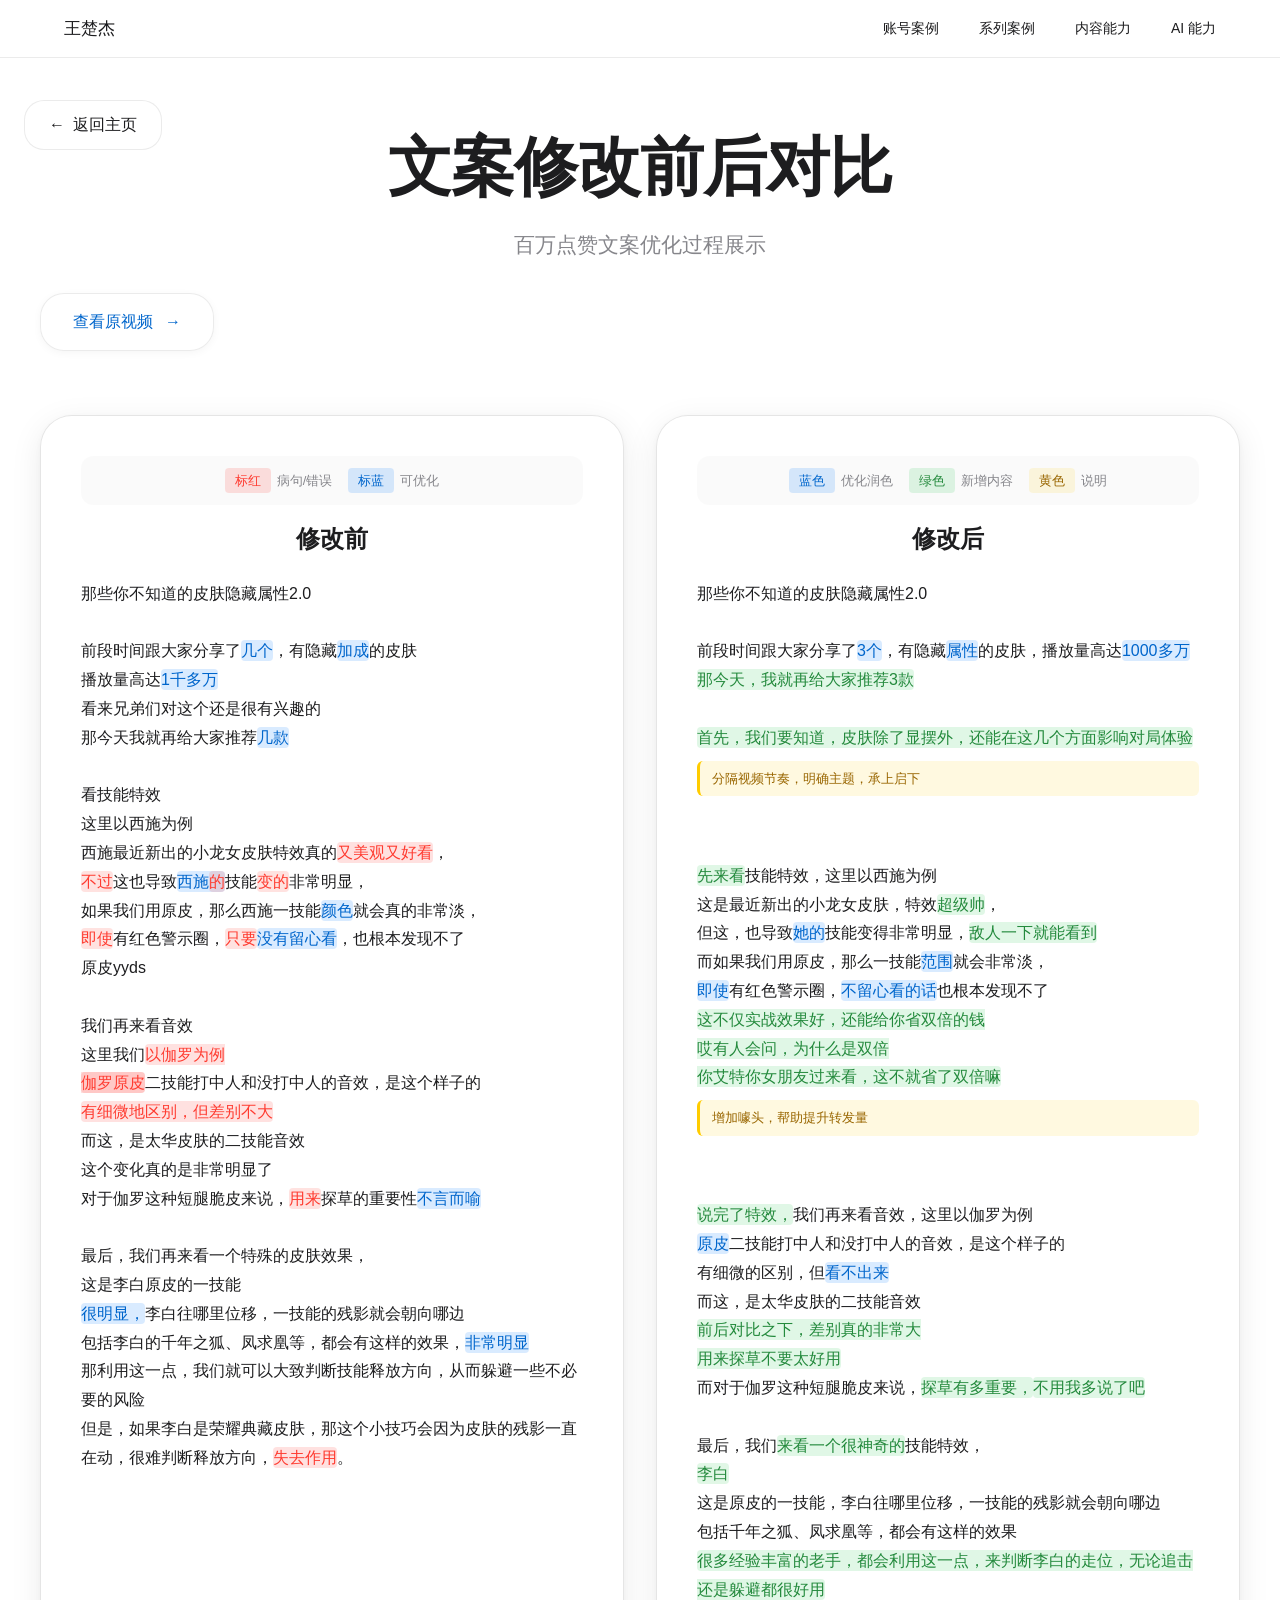
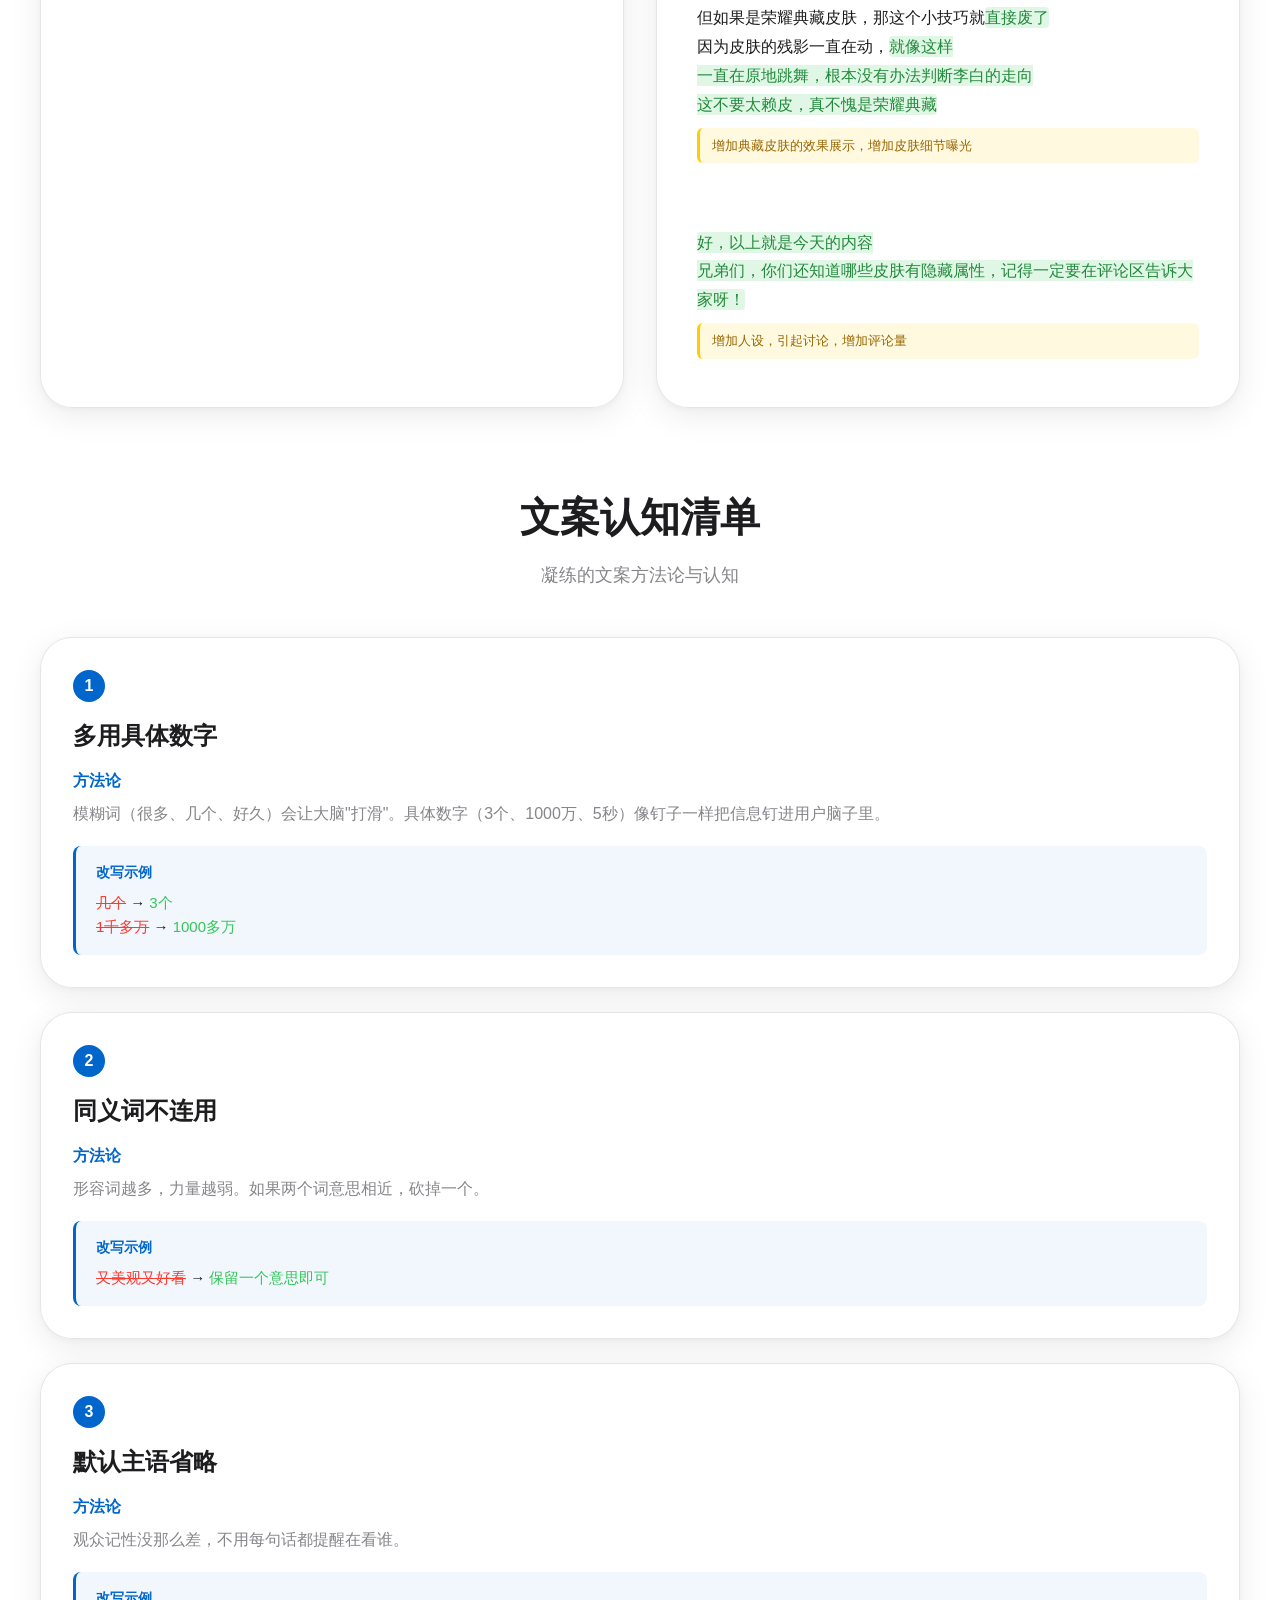
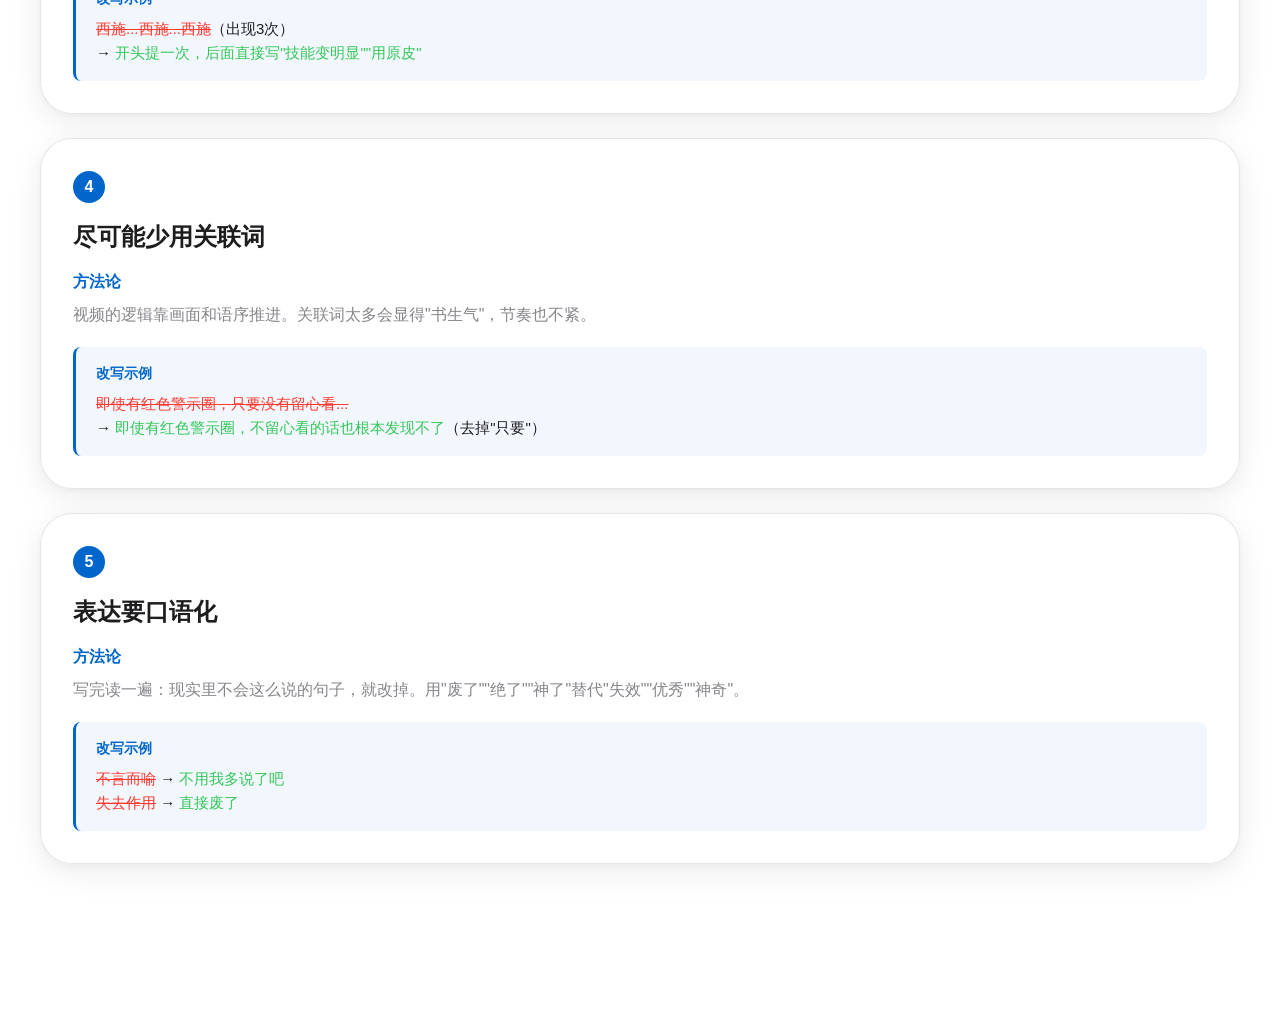
<file: docs/copywriting.html>
<!DOCTYPE html>
<html lang="zh-CN">
<head>
    <meta charset="UTF-8">
    <meta name="viewport" content="width=device-width, initial-scale=1.0">
    <title>文案展示 - 王楚杰</title>
    <link rel="stylesheet" href="common.css">
    <style>
.page-container {
    min-height: 100vh;
    padding: 120px 24px 80px;
}

.page-header {
    max-width: 1200px;
    margin: 0 auto 64px;
    text-align: center;
}

.page-title {
    font-size: 64px;
    letter-spacing: -0.015em;
    font-weight: 700;
    margin-bottom: 16px;
}

.page-description {
    font-size: 21px;
    color: var(--text-secondary);
}

/* 内容区域 */
.content-wrapper {
    max-width: 1200px;
    margin: 0 auto;
}

.section {
    margin-bottom: 80px;
}

.section-title {
    font-size: 40px;
    font-weight: 700;
    margin-bottom: 16px;
    text-align: center;
}

.section-subtitle {
    font-size: 18px;
    color: var(--text-secondary);
    text-align: center;
    margin-bottom: 48px;
}

/* 视频链接 */
.video-link {
    display: inline-flex;
    align-items: center;
    gap: 12px;
    padding: 16px 32px;
    background: rgba(255, 255, 255, 0.6);
    backdrop-filter: saturate(200%) blur(30px);
    border: 1px solid rgba(0, 0, 0, 0.08);
    border-radius: 24px;
    color: var(--accent-color);
    text-decoration: none;
    font-size: 16px;
    font-weight: 500;
    transition: all 0.3s cubic-bezier(0.32, 0.72, 0, 1);
    box-shadow: 0 2px 8px rgba(0, 0, 0, 0.04);
}

.video-link:hover {
    background: rgba(255, 255, 255, 0.9);
    transform: translateY(-2px);
    box-shadow: 0 4px 16px rgba(0, 0, 0, 0.08);
}

/* 文案对比 */
.comparison-container {
    display: grid;
    grid-template-columns: repeat(2, 1fr);
    gap: 32px;
    margin-bottom: 64px;
}

.copywriting-box {
    backdrop-filter: saturate(200%) blur(30px);
    background: var(--card-bg);
    border: 1px solid rgba(0, 0, 0, 0.1);
    border-radius: 32px;
    padding: 40px;
    box-shadow: var(--shadow);
}

.copywriting-label {
    font-size: 24px;
    font-weight: 600;
    color: var(--text-color);
    margin-bottom: 24px;
    text-align: center;
}

.copywriting-text {
    font-size: 16px;
    line-height: 1.8;
    color: var(--text-color);
    white-space: pre-wrap;
}

/* 统一段落间距 */
.copywriting-text p {
    margin-bottom: 1.5em;
}

.copywriting-text br {
    display: block;
    content: "";
    margin-top: 1.5em;
}

.copywriting-text .highlight {
    background: rgba(255, 59, 48, 0.1);
    padding: 2px 6px;
    border-radius: 4px;
    color: #ff3b30;
    font-weight: 500;
}

/* 左侧-病句/错误 - 红色背景（无删除线） */
.copywriting-text .error {
    background: rgba(255, 59, 48, 0.15);
    padding: 2px 0px;
    border-radius: 4px;
    color: #ff3b30;
    font-weight: 500;
}

/* 左侧-可优化的表达 - 蓝色背景（无删除线） */
.copywriting-text .can-optimize {
    background: rgba(0, 122, 255, 0.15);
    padding: 2px 0px;
    border-radius: 4px;
    color: #0066CC;
    font-weight: 500;
}

/* 右侧-新增的内容 - 绿色背景 */
.copywriting-text .add {
    background: rgba(52, 199, 89, 0.15);
    padding: 2px 0px;
    border-radius: 4px;
    color: #248A3D;
    font-weight: 500;
}

/* 右侧-优化润色的内容 - 蓝色背景 */
.copywriting-text .optimize {
    background: rgba(0, 122, 255, 0.15);
    padding: 2px 0px;
    border-radius: 4px;
    color: #0066CC;
    font-weight: 500;
}

/* 黄色注释说明 */
.copywriting-text .note {
    display: block;
    background: rgba(255, 204, 0, 0.12);
    padding: 8px 12px;
    border-radius: 6px;
    color: #996600;
    font-size: 13px;
    line-height: 1.5;
    margin-top: 8px;
    margin-bottom: 8px;
    border-left: 3px solid #ffcc00;
}

/* 标注提示 */
.annotation-tips {
    display: flex;
    justify-content: center;
    gap: 16px;
    margin-bottom: 16px;
    padding: 12px;
    background: rgba(0, 0, 0, 0.02);
    border-radius: 12px;
}

.annotation-tips .tip-item {
    display: flex;
    align-items: center;
    gap: 6px;
    font-size: 13px;
}

/* 认知清单 */
.insights-grid {
    display: grid;
    gap: 24px;
}

.insight-card {
    backdrop-filter: saturate(200%) blur(30px);
    background: var(--card-bg);
    border: 1px solid rgba(0, 0, 0, 0.1);
    border-radius: 32px;
    padding: 32px;
    box-shadow: var(--shadow);
}

.insight-number {
    display: inline-block;
    width: 32px;
    height: 32px;
    background: var(--accent-color);
    color: white;
    border-radius: 50%;
    text-align: center;
    line-height: 32px;
    font-weight: 600;
    margin-bottom: 16px;
}

.insight-title {
    font-size: 24px;
    font-weight: 700;
    color: var(--text-color);
    margin-bottom: 16px;
}

.insight-section {
    margin-bottom: 20px;
}

.insight-section-title {
    font-size: 16px;
    font-weight: 600;
    color: var(--accent-color);
    margin-bottom: 8px;
}

.insight-content {
    font-size: 16px;
    line-height: 1.6;
    color: var(--text-secondary);
}

.insight-example {
    background: rgba(0, 102, 204, 0.05);
    border-left: 3px solid var(--accent-color);
    padding: 16px 20px;
    border-radius: 8px;
    margin-top: 12px;
}

.insight-example-label {
    font-size: 14px;
    font-weight: 600;
    color: var(--accent-color);
    margin-bottom: 8px;
}

.insight-example-text {
    font-size: 15px;
    line-height: 1.6;
    color: var(--text-color);
}

.insight-example-text .before {
    color: #ff3b30;
    text-decoration: line-through;
}

.insight-example-text .after {
    color: #34c759;
    font-weight: 500;
}

@media (max-width: 768px) {
    .page-title {
        font-size: 48px;
    }
    
    .comparison-container {
        grid-template-columns: 1fr;
    }
}
    </style>
</head>
<body>
    <!-- 导航栏 -->
    <nav class="navbar">
        <div class="nav-content">
            <a href="index.html" class="nav-logo">王楚杰</a>
            <div class="nav-links">
                <a href="index.html#accounts">账号案例</a>
                <a href="index.html#series">系列案例</a>
                <a href="index.html#content">内容能力</a>
                <a href="index.html#ai-tools">AI 能力</a>
            </div>
        </div>
    </nav>

    <div class="page-container">
        <a href="index.html#content" class="back-button" style="position: fixed; top: 100px; left: 24px; z-index: 100;">
            <span>←</span>
            <span>返回主页</span>
        </a>
        
        <div class="page-header">
            <h1 class="page-title">文案修改前后对比</h1>
            <p class="page-description">百万点赞文案优化过程展示</p>
            
            <div style="text-align: left; margin-top: 32px;">
                <a href="https://v.douyin.com/VfXb7QsuDz8/" target="_blank" class="video-link">
                    <span>查看原视频</span>
                    <span>→</span>
                </a>
            </div>
        </div>

        <div class="content-wrapper">
            <!-- 文案修改前后对比 -->
            <div class="section">
                <div class="comparison-container">
                    <!-- 修改前 -->
                    <div class="copywriting-box">
                        <div class="annotation-tips">
                            <div class="tip-item">
                                <span style="background: rgba(255, 59, 48, 0.15); padding: 3px 10px; border-radius: 4px; color: #ff3b30; font-weight: 500;">标红</span>
                                <span style="color: var(--text-secondary);">病句/错误</span>
                            </div>
                            <div class="tip-item">
                                <span style="background: rgba(0, 122, 255, 0.15); padding: 3px 10px; border-radius: 4px; color: #0066CC; font-weight: 500;">标蓝</span>
                                <span style="color: var(--text-secondary);">可优化</span>
                            </div>
                        </div>
                        <div class="copywriting-label">修改前</div>
                        <div class="copywriting-text">那些你不知道的皮肤隐藏属性2.0

前段时间跟大家分享了<span class="can-optimize">几个</span>，有隐藏<span class="can-optimize">加成</span>的皮肤
播放量高达<span class="can-optimize">1千多万</span>
看来兄弟们对这个还是很有兴趣的
那今天我就再给大家推荐<span class="can-optimize">几款</span>

看技能特效
这里以西施为例
西施最近新出的小龙女皮肤特效真的<span class="error">又美观又好看</span>，
<span class="error">不过</span>这也导致<span class="can-optimize">西施<span class="error">的</span></span>技能<span class="error">变的</span>非常明显，
如果我们用原皮，那么西施一技能<span class="can-optimize">颜色</span>就会真的非常淡，
<span class="error">即使</span>有红色警示圈，<span class="error">只要</span><span class="can-optimize">没有留心看</span>，也根本发现不了
原皮yyds

我们再来看音效
这里我们<span class="error">以伽罗为例
<span class="error">伽罗原皮</span></span>二技能打中人和没打中人的音效，是这个样子的
<span class="error">有细微地区别，但差别不大</span>
而这，是太华皮肤的二技能音效
这个变化真的是非常明显了
对于伽罗这种短腿脆皮来说，<span class="error">用来</span>探草的重要性<span class="can-optimize">不言而喻</span>

最后，我们再来看一个特殊的皮肤效果，
这是李白原皮的一技能
<span class="can-optimize">很明显，</span>李白往哪里位移，一技能的残影就会朝向哪边
包括李白的千年之狐、凤求凰等，都会有这样的效果，<span class="can-optimize">非常明显</span>
那利用这一点，我们就可以大致判断技能释放方向，从而躲避一些不必要的风险
但是，如果李白是荣耀典藏皮肤，那这个小技巧会因为皮肤的残影一直在动，很难判断释放方向，<span class="error">失去作用</span>。</div>
                    </div>
                    
                    <!-- 修改后 -->
                    <div class="copywriting-box">
                        <div class="annotation-tips">
                            <div class="tip-item">
                                <span style="background: rgba(0, 122, 255, 0.15); padding: 3px 10px; border-radius: 4px; color: #0066CC; font-weight: 500;">蓝色</span>
                                <span style="color: var(--text-secondary);">优化润色</span>
                            </div>
                            <div class="tip-item">
                                <span style="background: rgba(52, 199, 89, 0.15); padding: 3px 10px; border-radius: 4px; color: #248A3D; font-weight: 500;">绿色</span>
                                <span style="color: var(--text-secondary);">新增内容</span>
                            </div>
                            <div class="tip-item">
                                <span style="background: rgba(255, 204, 0, 0.12); padding: 3px 10px; border-radius: 4px; color: #996600; font-weight: 500;">黄色</span>
                                <span style="color: var(--text-secondary);">说明</span>
                            </div>
                        </div>
                        <div class="copywriting-label">修改后</div>
                        <div class="copywriting-text">那些你不知道的皮肤隐藏属性2.0

前段时间跟大家分享了<span class="optimize">3个</span>，有隐藏<span class="optimize">属性</span>的皮肤，播放量高达<span class="optimize">1000多万</span>
<span class="add">那今天，我就再给大家推荐3款</span>

<span class="add">首先，我们要知道，皮肤除了显摆外，还能在这几个方面影响对局体验</span>
<span class="note">分隔视频节奏，明确主题，承上启下</span>

<span class="add">先来看</span>技能特效，这里以西施为例
这是最近新出的小龙女皮肤，特效<span class="add">超级帅</span>，
但这，也导致<span class="optimize">她的</span>技能变得非常明显，<span class="add">敌人一下就能看到</span>
而如果我们用原皮，那么一技能<span class="optimize">范围</span>就会非常淡，
<span class="optimize">即使</span>有红色警示圈，<span class="optimize">不留心看的话</span>也根本发现不了
<span class="add">这不仅实战效果好，还能给你省双倍的钱
哎有人会问，为什么是双倍
你艾特你女朋友过来看，这不就省了双倍嘛</span>
<span class="note">增加噱头，帮助提升转发量</span>

<span class="add">说完了特效，</span>我们再来看音效，这里以伽罗为例
<span class="optimize">原皮</span>二技能打中人和没打中人的音效，是这个样子的
有细微的区别，但<span class="optimize">看不出来</span>
而这，是太华皮肤的二技能音效
<span class="add">前后对比之下，差别真的非常大
用来探草不要太好用</span>
而对于伽罗这种短腿脆皮来说，<span class="add">探草有多重要，</span><span class="add">不用我多说了吧</span>

最后，我们<span class="add">来看一个很神奇的</span>技能特效，
<span class="add">李白</span>
这是原皮的一技能，李白往哪里位移，一技能的残影就会朝向哪边
包括千年之狐、凤求凰等，都会有这样的效果
<span class="add">很多经验丰富的老手，都会利用这一点，来判断李白的走位，无论追击还是躲避都很好用</span>
但如果是荣耀典藏皮肤，那这个小技巧就<span class="add">直接废了</span>
因为皮肤的残影一直在动，<span class="add">就像这样
一直在原地跳舞，根本没有办法判断李白的走向
这不要太赖皮，真不愧是荣耀典藏</span>
<span class="note">增加典藏皮肤的效果展示，增加皮肤细节曝光</span>

<span class="add">好，以上就是今天的内容
兄弟们，你们还知道哪些皮肤有隐藏属性，记得一定要在评论区告诉大家呀！</span>
<span class="note">增加人设，引起讨论，增加评论量</span></div>
                    </div>
                </div>
            </div>

            <!-- 文案认知清单 -->
            <div class="section">
                <h2 class="section-title">文案认知清单</h2>
                <p class="section-subtitle">凝练的文案方法论与认知</p>
                
                <div class="insights-grid">
                    <!-- 认知1 -->
                    <div class="insight-card">
                        <span class="insight-number">1</span>
                        <h3 class="insight-title">多用具体数字</h3>
                        
                        <div class="insight-section">
                            <div class="insight-section-title">方法论</div>
                            <div class="insight-content">模糊词（很多、几个、好久）会让大脑"打滑"。具体数字（3个、1000万、5秒）像钉子一样把信息钉进用户脑子里。</div>
                        </div>
                        
                        <div class="insight-example">
                            <div class="insight-example-label">改写示例</div>
                            <div class="insight-example-text">
                                <span class="before">几个</span> → <span class="after">3个</span><br>
                                <span class="before">1千多万</span> → <span class="after">1000多万</span>
                            </div>
                        </div>
                    </div>

                    <!-- 认知2 -->
                    <div class="insight-card">
                        <span class="insight-number">2</span>
                        <h3 class="insight-title">同义词不连用</h3>
                        
                        <div class="insight-section">
                            <div class="insight-section-title">方法论</div>
                            <div class="insight-content">形容词越多，力量越弱。如果两个词意思相近，砍掉一个。</div>
                        </div>
                        
                        <div class="insight-example">
                            <div class="insight-example-label">改写示例</div>
                            <div class="insight-example-text">
                                <span class="before">又美观又好看</span> → <span class="after">保留一个意思即可</span>
                            </div>
                        </div>
                    </div>

                    <!-- 认知3 -->
                    <div class="insight-card">
                        <span class="insight-number">3</span>
                        <h3 class="insight-title">默认主语省略</h3>
                        
                        <div class="insight-section">
                            <div class="insight-section-title">方法论</div>
                            <div class="insight-content">观众记性没那么差，不用每句话都提醒在看谁。</div>
                        </div>
                        
                        <div class="insight-example">
                            <div class="insight-example-label">改写示例</div>
                            <div class="insight-example-text">
                                <span class="before">西施...西施...西施</span>（出现3次）<br>
                                → <span class="after">开头提一次，后面直接写"技能变明显""用原皮"</span>
                            </div>
                        </div>
                    </div>

                    <!-- 认知4 -->
                    <div class="insight-card">
                        <span class="insight-number">4</span>
                        <h3 class="insight-title">尽可能少用关联词</h3>
                        
                        <div class="insight-section">
                            <div class="insight-section-title">方法论</div>
                            <div class="insight-content">视频的逻辑靠画面和语序推进。关联词太多会显得"书生气"，节奏也不紧。</div>
                        </div>
                        
                        <div class="insight-example">
                            <div class="insight-example-label">改写示例</div>
                            <div class="insight-example-text">
                                <span class="before">即使有红色警示圈，只要没有留心看...</span><br>
                                → <span class="after">即使有红色警示圈，不留心看的话也根本发现不了</span>（去掉"只要"）
                            </div>
                        </div>
                    </div>

                    <!-- 认知5 -->
                    <div class="insight-card">
                        <span class="insight-number">5</span>
                        <h3 class="insight-title">表达要口语化</h3>
                        
                        <div class="insight-section">
                            <div class="insight-section-title">方法论</div>
                            <div class="insight-content">写完读一遍：现实里不会这么说的句子，就改掉。用"废了""绝了""神了"替代"失效""优秀""神奇"。</div>
                        </div>
                        
                        <div class="insight-example">
                            <div class="insight-example-label">改写示例</div>
                            <div class="insight-example-text">
                                <span class="before">不言而喻</span> → <span class="after">不用我多说了吧</span><br>
                                <span class="before">失去作用</span> → <span class="after">直接废了</span>
                            </div>
                        </div>
                    </div>
                </div>
            </div>
        </div>
    </div>
</body>
</html>
</file>
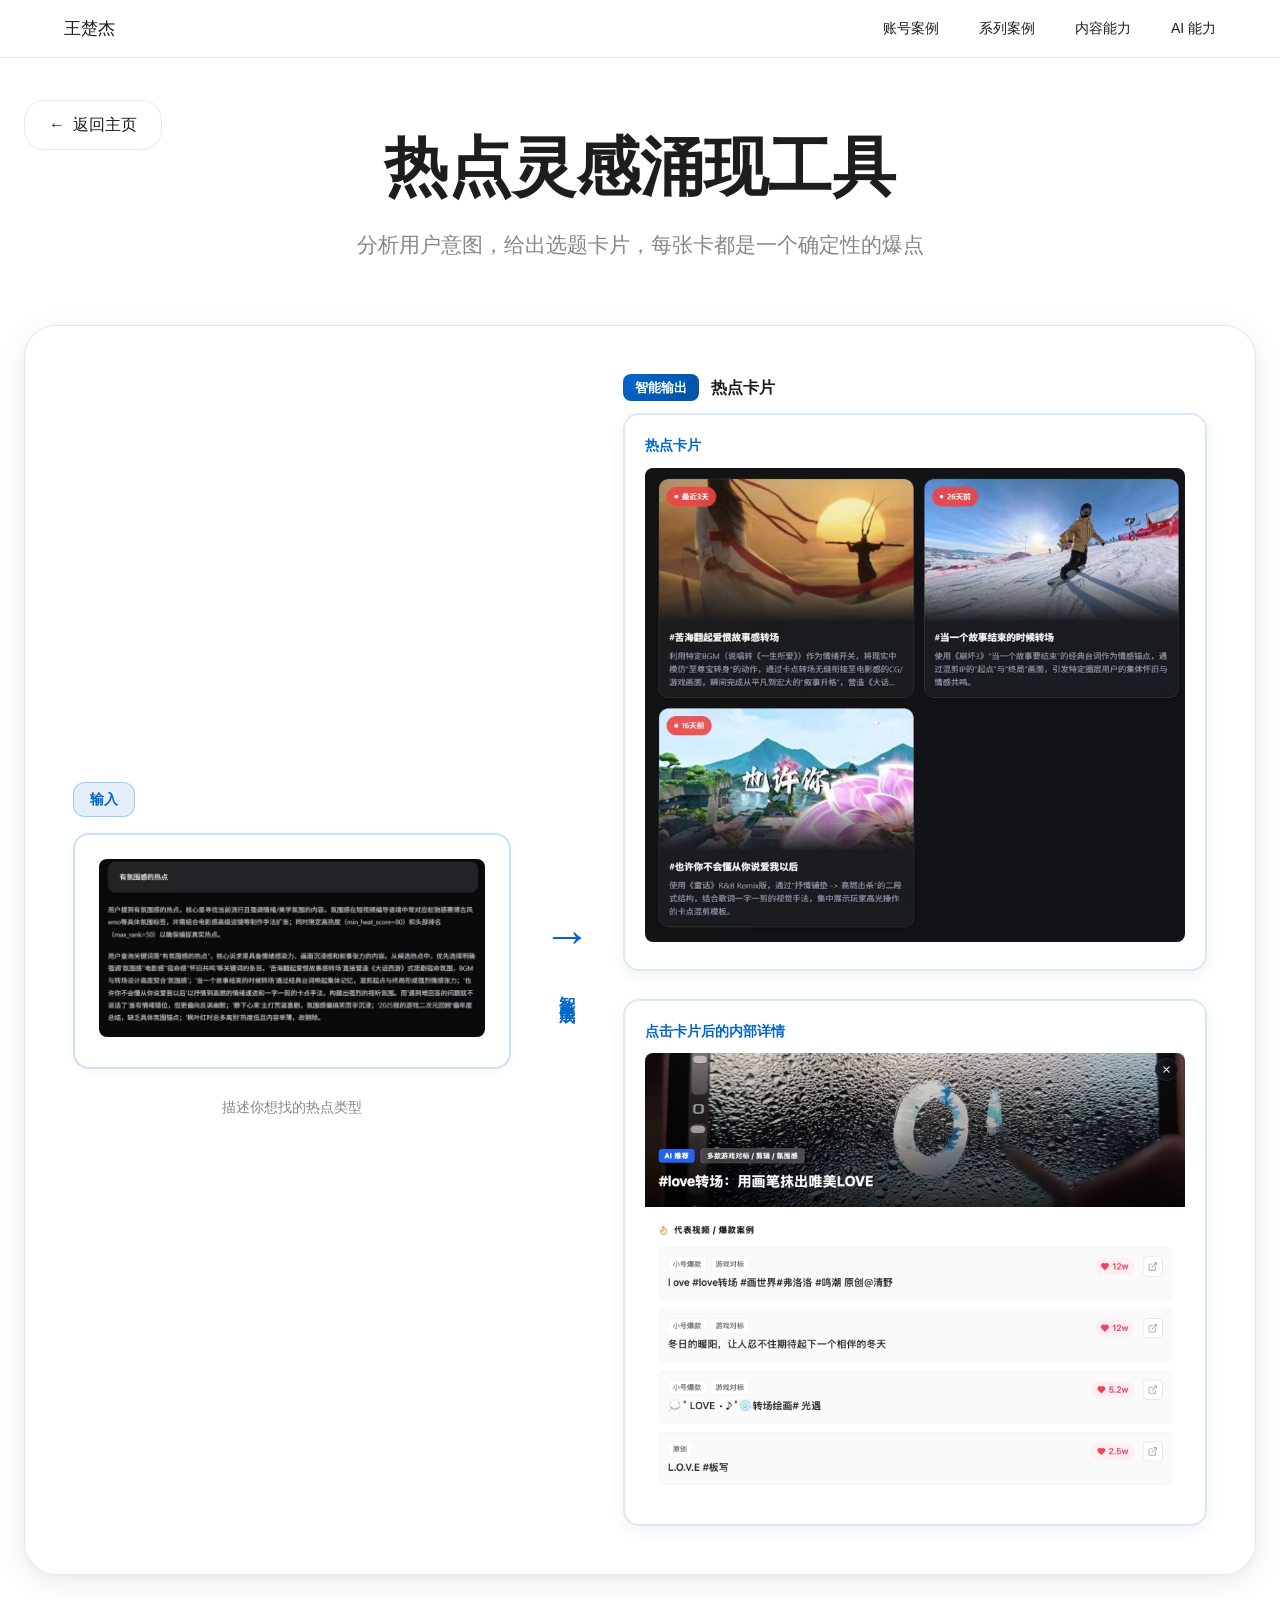
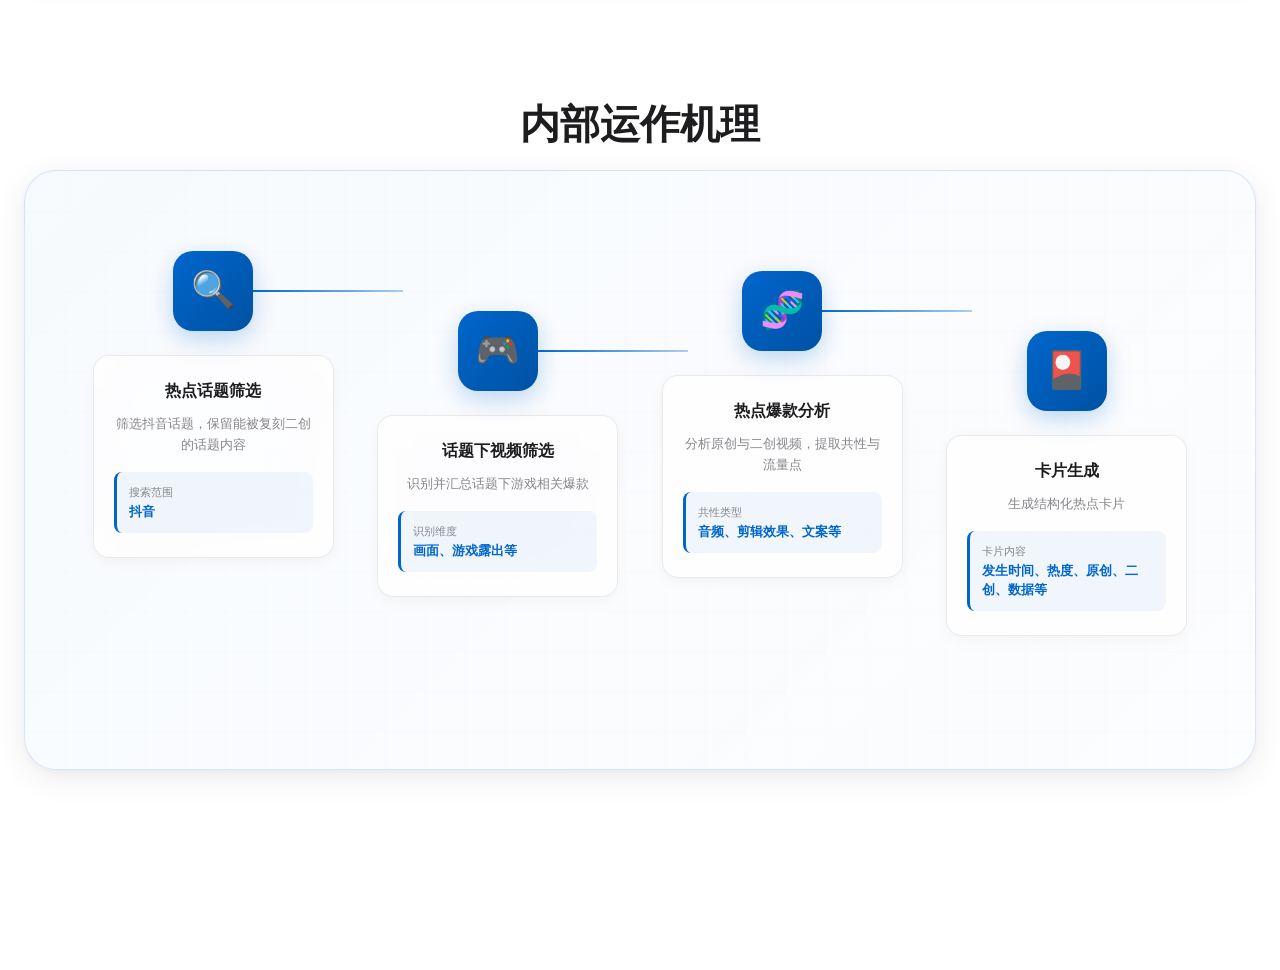
<file: docs/hotspot-ai.html>
<!DOCTYPE html>
<html lang="zh-CN">
<head>
    <meta charset="UTF-8">
    <meta name="viewport" content="width=device-width, initial-scale=1.0">
    <title>热点选题灵感涌现工具 - 王楚杰</title>
    <link rel="stylesheet" href="common.css">
    <style>
.page-container {
    min-height: 100vh;
    padding: 120px 24px 80px;
}

.page-header {
    max-width: 1200px;
    margin: 0 auto 64px;
    text-align: center;
}

.page-title {
    font-size: 64px;
    font-weight: 700;
    margin-bottom: 16px;
}

.page-description {
    font-size: 21px;
    color: var(--text-secondary);
    margin-bottom: 32px;
}

.tool-badge {
    display: inline-block;
    padding: 8px 20px;
    background: rgba(0, 102, 204, 0.1);
    border: 1px solid rgba(0, 102, 204, 0.3);
    border-radius: 20px;
    font-size: 14px;
    color: var(--accent-color);
    font-weight: 600;
}

/* 内容区域 */
.content-wrapper {
    max-width: 1400px;
    margin: 0 auto;
}

.section {
    margin-bottom: 120px;
}

.section-title {
    font-size: 40px;
    font-weight: 700;
    margin-bottom: 16px;
    text-align: center;
}

.section-subtitle {
    font-size: 18px;
    color: var(--text-secondary);
    margin-bottom: 48px;
    text-align: center;
}

/* ========== 1. 输入输出对比（强烈对比感） ========== */
.io-comparison {
    backdrop-filter: saturate(200%) blur(30px);
    background: var(--card-bg);
    border: 1px solid rgba(0, 0, 0, 0.1);
    border-radius: 32px;
    padding: 48px;
    box-shadow: var(--shadow);
    margin-bottom: 48px;
}

.io-layout {
    display: grid;
    grid-template-columns: 1.5fr auto 2fr;
    gap: 32px;
    align-items: center;
}

/* 输入部分 */
.input-section {
    display: flex;
    flex-direction: column;
    gap: 16px;
}

.io-tag {
    display: inline-block;
    padding: 6px 16px;
    background: rgba(0, 102, 204, 0.1);
    border: 1px solid rgba(0, 102, 204, 0.3);
    border-radius: 12px;
    font-size: 14px;
    color: var(--accent-color);
    font-weight: 600;
    width: fit-content;
}

.input-box {
    background: rgba(255, 255, 255, 0.8);
    border: 2px solid rgba(0, 102, 204, 0.2);
    border-radius: 16px;
    padding: 24px;
    box-shadow: 0 2px 8px rgba(0, 0, 0, 0.04);
}

.input-box img {
    width: 100%;
    border-radius: 8px;
}

.input-note {
    font-size: 14px;
    color: var(--text-secondary);
    text-align: center;
    margin-top: 12px;
}

/* 箭头 - 强调转化 */
.arrow-section {
    display: flex;
    flex-direction: column;
    align-items: center;
    gap: 12px;
}

.arrow-icon {
    font-size: 48px;
    color: var(--accent-color);
    animation: arrowPulse 2s ease-in-out infinite;
}

@keyframes arrowPulse {
    0%, 100% { transform: translateX(0); opacity: 0.6; }
    50% { transform: translateX(8px); opacity: 1; }
}

.arrow-text {
    font-size: 16px;
    font-weight: 600;
    color: var(--accent-color);
    writing-mode: vertical-rl;
    text-orientation: mixed;
    letter-spacing: 4px;
}

/* 输出部分 - 大而丰富 */
.output-section {
    display: flex;
    flex-direction: column;
    gap: 16px;
}

.output-cascade {
    display: flex;
    flex-direction: column;
    gap: 24px;
}

.output-step {
    display: flex;
    flex-direction: column;
    gap: 12px;
}

.output-step-header {
    display: flex;
    align-items: center;
    gap: 12px;
}

.step-badge {
    padding: 4px 12px;
    background: linear-gradient(135deg, var(--accent-color), #0052a3);
    border-radius: 8px;
    font-size: 13px;
    color: white;
    font-weight: 600;
}

.step-title-text {
    font-size: 16px;
    font-weight: 600;
    color: var(--text-color);
}

.output-box {
    background: rgba(255, 255, 255, 0.9);
    border: 2px solid rgba(0, 102, 204, 0.15);
    border-radius: 16px;
    padding: 20px;
    box-shadow: 0 4px 16px rgba(0, 0, 0, 0.06);
    transition: all 0.3s cubic-bezier(0.32, 0.72, 0, 1);
}

.output-box:hover {
    transform: translateY(-4px);
    box-shadow: 0 8px 24px rgba(0, 0, 0, 0.1);
}

.output-box img {
    width: 100%;
    border-radius: 8px;
}

/* ========== 2. 工作流可视化（Dify 风格 - 横向排列） ========== */
.workflow-container {
    backdrop-filter: saturate(200%) blur(30px);
    background: linear-gradient(135deg, rgba(0, 102, 204, 0.03), rgba(0, 102, 204, 0.01));
    border: 1px solid rgba(0, 102, 204, 0.15);
    border-radius: 32px;
    padding: 80px 48px;
    box-shadow: var(--shadow);
    position: relative;
    overflow: hidden;
    min-height: 600px;
}

/* 背景网格 */
.workflow-container::before {
    content: '';
    position: absolute;
    top: 0;
    left: 0;
    right: 0;
    bottom: 0;
    background-image: 
        linear-gradient(rgba(0, 102, 204, 0.03) 1px, transparent 1px),
        linear-gradient(90deg, rgba(0, 102, 204, 0.03) 1px, transparent 1px);
    background-size: 40px 40px;
    pointer-events: none;
    opacity: 0.5;
}

.workflow-flow {
    position: relative;
    z-index: 1;
    display: flex;
    justify-content: space-between;
    align-items: flex-start;
    gap: 0;
    padding: 0 20px;
}

/* 工作流节点 - 横向排列，错落有致 */
.workflow-node {
    position: relative;
    display: flex;
    flex-direction: column;
    align-items: center;
    width: 22%;
    min-width: 200px;
}

/* 节点位置错落 */
.workflow-node:nth-child(1) { margin-top: 0; }
.workflow-node:nth-child(2) { margin-top: 60px; }
.workflow-node:nth-child(3) { margin-top: 20px; }
.workflow-node:nth-child(4) { margin-top: 80px; }

/* 节点图标 */
.node-icon {
    width: 80px;
    height: 80px;
    background: linear-gradient(135deg, var(--accent-color), #0052a3);
    border-radius: 20px;
    display: flex;
    align-items: center;
    justify-content: center;
    font-size: 36px;
    flex-shrink: 0;
    box-shadow: 0 8px 24px rgba(0, 102, 204, 0.25);
    position: relative;
    z-index: 2;
    transition: all 0.3s cubic-bezier(0.32, 0.72, 0, 1);
}

.workflow-node:hover .node-icon {
    transform: scale(1.1);
    box-shadow: 0 12px 32px rgba(0, 102, 204, 0.35);
}

/* 连接线 - 横向连接到下一个节点 */
.node-icon::after {
    content: '';
    position: absolute;
    top: 50%;
    left: 100%;
    transform: translateY(-50%);
    width: calc((100vw - 1400px) / 2 + 1400px / 4 - 80px);
    max-width: 150px;
    height: 2px;
    background: linear-gradient(to right, var(--accent-color), rgba(0, 102, 204, 0.3));
    z-index: 1;
}

.workflow-node:last-child .node-icon::after {
    display: none;
}

/* 节点内容 */
.node-content {
    margin-top: 24px;
    backdrop-filter: saturate(200%) blur(30px);
    background: rgba(255, 255, 255, 0.8);
    border: 1px solid rgba(0, 0, 0, 0.08);
    border-radius: 16px;
    padding: 24px 20px;
    box-shadow: 0 4px 16px rgba(0, 0, 0, 0.04);
    transition: all 0.3s cubic-bezier(0.32, 0.72, 0, 1);
    width: 100%;
}

.workflow-node:hover .node-content {
    background: rgba(255, 255, 255, 0.95);
    transform: translateY(-4px);
    box-shadow: 0 8px 24px rgba(0, 0, 0, 0.08);
}

.node-title {
    font-size: 16px;
    font-weight: 700;
    color: var(--text-color);
    margin-bottom: 12px;
    text-align: center;
    line-height: 1.4;
}

.node-description {
    font-size: 13px;
    color: var(--text-secondary);
    line-height: 1.6;
    margin-bottom: 16px;
    text-align: center;
}

.node-details {
    display: flex;
    flex-direction: column;
    gap: 8px;
    padding: 12px;
    background: rgba(0, 102, 204, 0.05);
    border-radius: 8px;
    border-left: 3px solid var(--accent-color);
}

.detail-item {
    display: flex;
    flex-direction: column;
    gap: 2px;
}

.detail-label {
    font-size: 11px;
    color: var(--text-secondary);
    font-weight: 500;
}

.detail-value {
    font-size: 13px;
    color: var(--text-color);
    font-weight: 600;
}

.detail-highlight {
    color: var(--accent-color);
}

/* ========== 响应式 ========== */
@media (max-width: 768px) {
    .page-title {
        font-size: 48px;
    }
    
    .io-layout {
        grid-template-columns: 1fr;
        gap: 32px;
    }
    
    .arrow-section {
        flex-direction: row;
        justify-content: center;
    }
    
    .arrow-icon {
        transform: rotate(90deg);
    }
    
    .arrow-text {
        writing-mode: horizontal-tb;
        letter-spacing: 2px;
    }
    
    /* 移动端工作流改为纵向 */
    .workflow-container {
        padding: 48px 24px;
        min-height: auto;
    }
    
    .workflow-flow {
        flex-direction: column;
        gap: 32px;
        padding: 0;
    }
    
    .workflow-node {
        width: 100%;
        margin-top: 0 !important;
    }
    
    .node-icon::after {
        top: 100%;
        left: 50%;
        transform: translateX(-50%);
        width: 2px;
        height: 32px;
        background: linear-gradient(to bottom, var(--accent-color), rgba(0, 102, 204, 0.2));
    }
}
    </style>
</head>
<body>
    <!-- 导航栏 -->
    <nav class="navbar">
        <div class="nav-content">
            <a href="index.html" class="nav-logo">王楚杰</a>
            <div class="nav-links">
                <a href="index.html#accounts">账号案例</a>
                <a href="index.html#series">系列案例</a>
                <a href="index.html#content">内容能力</a>
                <a href="index.html#ai-tools">AI 能力</a>
            </div>
        </div>
    </nav>

    <div class="page-container">
        <a href="index.html#ai-tools" class="back-button" style="position: fixed; top: 100px; left: 24px; z-index: 100;">
            <span>←</span>
            <span>返回主页</span>
        </a>
        
        <div class="page-header">
            <h1 class="page-title">热点灵感涌现工具</h1>
            <p class="page-description">分析用户意图，给出选题卡片，每张卡都是一个确定性的爆点</p>
        </div>

        <div class="content-wrapper">
            <!-- 1. 输入与输出对比 -->
            <div class="section">
                <div class="io-comparison">
                    <div class="io-layout">
                        <!-- 输入部分 -->
                        <div class="input-section">
                            <div class="io-tag">输入</div>
                            <div class="input-box">
                                <img src="hotspot-ai-images/input.png" alt="用户诉求输入">
                            </div>
                            <p class="input-note">描述你想找的热点类型</p>
                        </div>
                        
                        <!-- 箭头 - 强调转化 -->
                        <div class="arrow-section">
                            <div class="arrow-icon">→</div>
                            <div class="arrow-text">智能生成</div>
                        </div>
                        
                        <!-- 输出部分 - 大而丰富 -->
                        <div class="output-section">
                            <div class="output-cascade">
                                <div class="output-step">
                                    <div class="output-step-header">
                                        <span class="step-badge">智能输出</span>
                                        <span class="step-title-text">热点卡片</span>
                                    </div>
                                    
                                    <!-- 热点卡片 -->
                                    <div class="output-box">
                                        <div style="font-size: 14px; font-weight: 600; color: var(--accent-color); margin-bottom: 12px;">热点卡片</div>
                                        <img src="hotspot-ai-images/output-card.png" alt="热点卡片">
                                    </div>
                                    
                                    <!-- 卡片内部详情 -->
                                    <div class="output-box" style="margin-top: 16px;">
                                        <div style="font-size: 14px; font-weight: 600; color: var(--accent-color); margin-bottom: 12px;">点击卡片后的内部详情</div>
                                        <img src="hotspot-ai-images/card-detail.png" alt="卡片内部详情">
                                    </div>
                                </div>
                            </div>
                        </div>
                    </div>
                </div>
            </div>

            <!-- 2. 工作流可视化 -->
            <div class="section">
                <h2 class="section-title">内部运作机理</h2>
                
                <div class="workflow-container">
                    <div class="workflow-flow">
                        <!-- 节点1：热点话题筛选 -->
                        <div class="workflow-node">
                            <div class="node-icon">🔍</div>
                            <div class="node-content">
                                <div class="node-title">热点话题筛选</div>
                                <div class="node-description">筛选抖音话题，保留能被复刻二创的话题内容</div>
                                <div class="node-details">
                                    <div class="detail-item">
                                        <div class="detail-label">搜索范围</div>
                                        <div class="detail-value detail-highlight">抖音</div>
                                    </div>
                                </div>
                            </div>
                        </div>
                        
                        <!-- 节点2：话题下视频筛选 -->
                        <div class="workflow-node">
                            <div class="node-icon">🎮</div>
                            <div class="node-content">
                                <div class="node-title">话题下视频筛选</div>
                                <div class="node-description">识别并汇总话题下游戏相关爆款</div>
                                <div class="node-details">
                                    <div class="detail-item">
                                        <div class="detail-label">识别维度</div>
                                        <div class="detail-value detail-highlight">画面、游戏露出等</div>
                                    </div>
                                </div>
                            </div>
                        </div>
                        
                        <!-- 节点3：热点爆款分析 -->
                        <div class="workflow-node">
                            <div class="node-icon">🧬</div>
                            <div class="node-content">
                                <div class="node-title">热点爆款分析</div>
                                <div class="node-description">分析原创与二创视频，提取共性与流量点</div>
                                <div class="node-details">
                                    <div class="detail-item">
                                        <div class="detail-label">共性类型</div>
                                        <div class="detail-value detail-highlight">音频、剪辑效果、文案等</div>
                                    </div>
                                </div>
                            </div>
                        </div>
                        
                        <!-- 节点4：卡片生成 -->
                        <div class="workflow-node">
                            <div class="node-icon">🎴</div>
                            <div class="node-content">
                                <div class="node-title">卡片生成</div>
                                <div class="node-description">生成结构化热点卡片</div>
                                <div class="node-details">
                                    <div class="detail-item">
                                        <div class="detail-label">卡片内容</div>
                                        <div class="detail-value detail-highlight">发生时间、热度、原创、二创、数据等</div>
                                    </div>
                                </div>
                            </div>
                        </div>
                    </div>
                </div>
            </div>
        </div>
    </div>
</body>
</html>
</file>
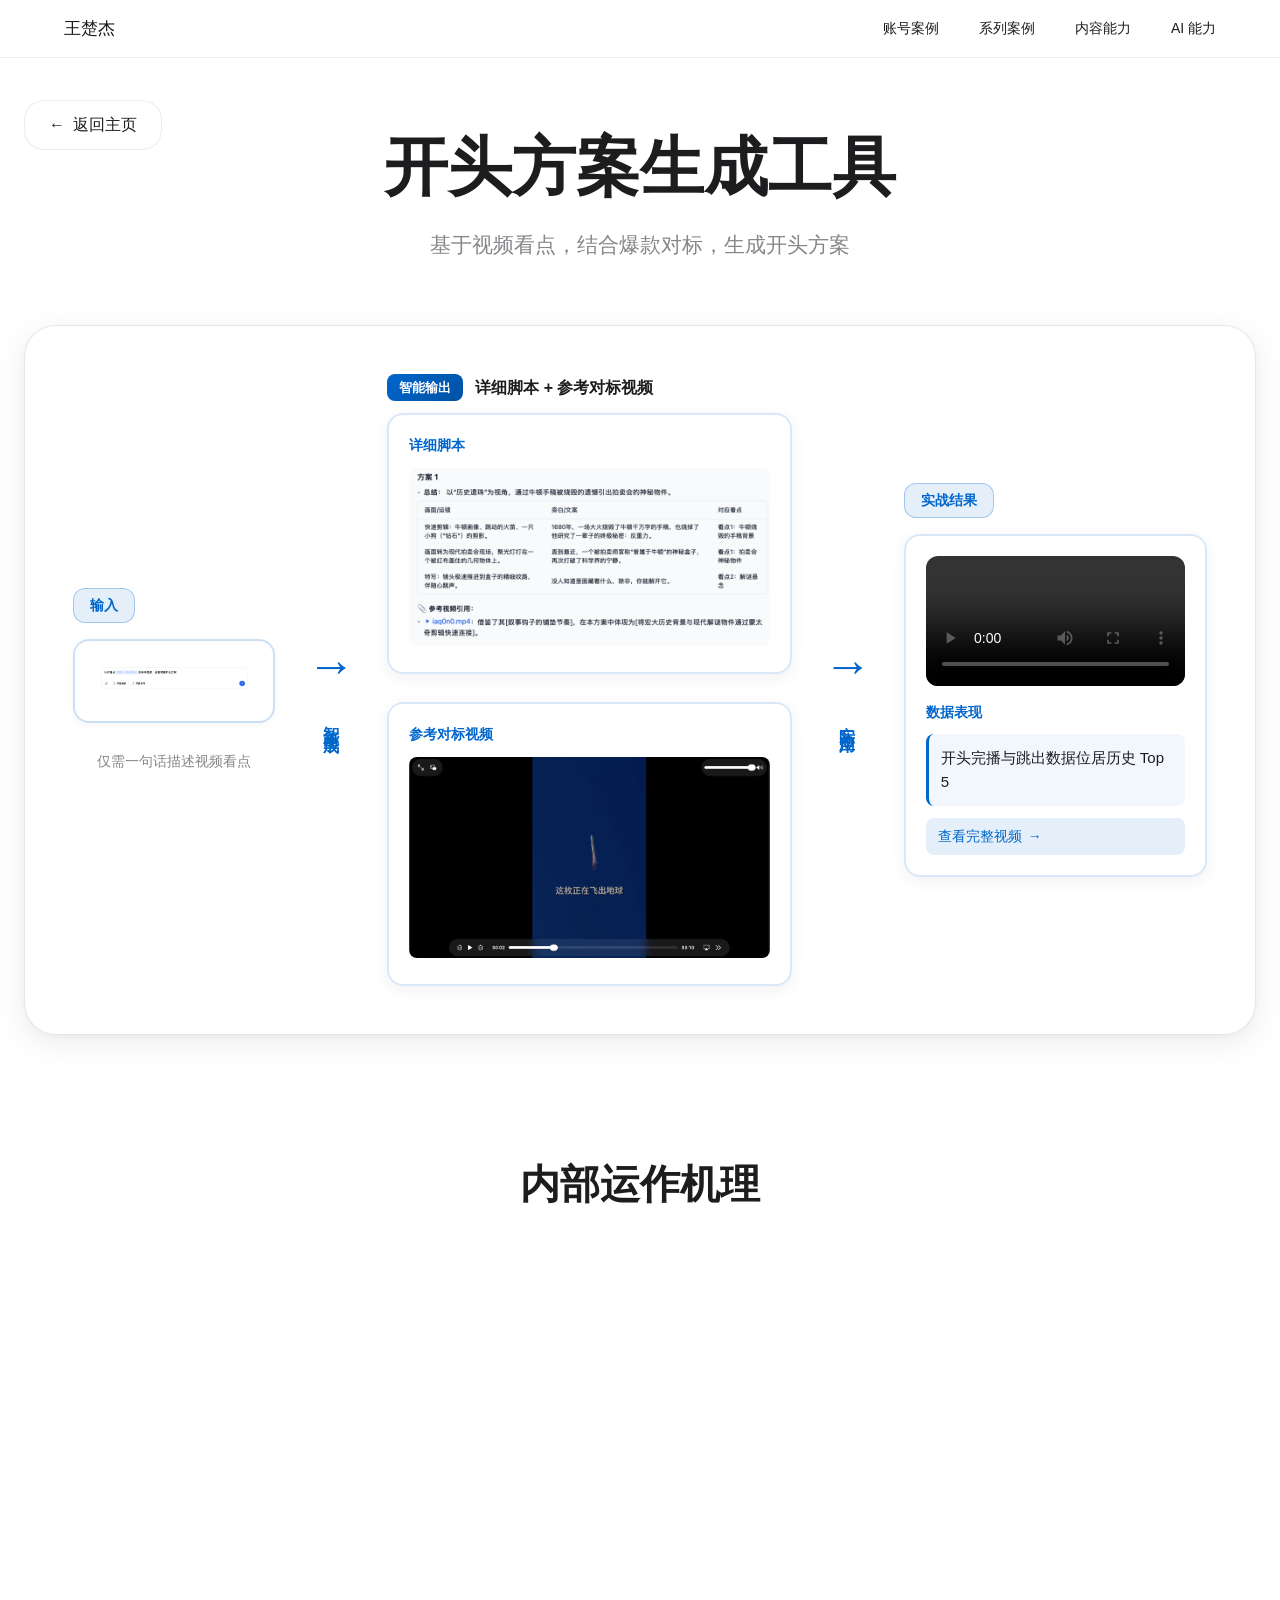
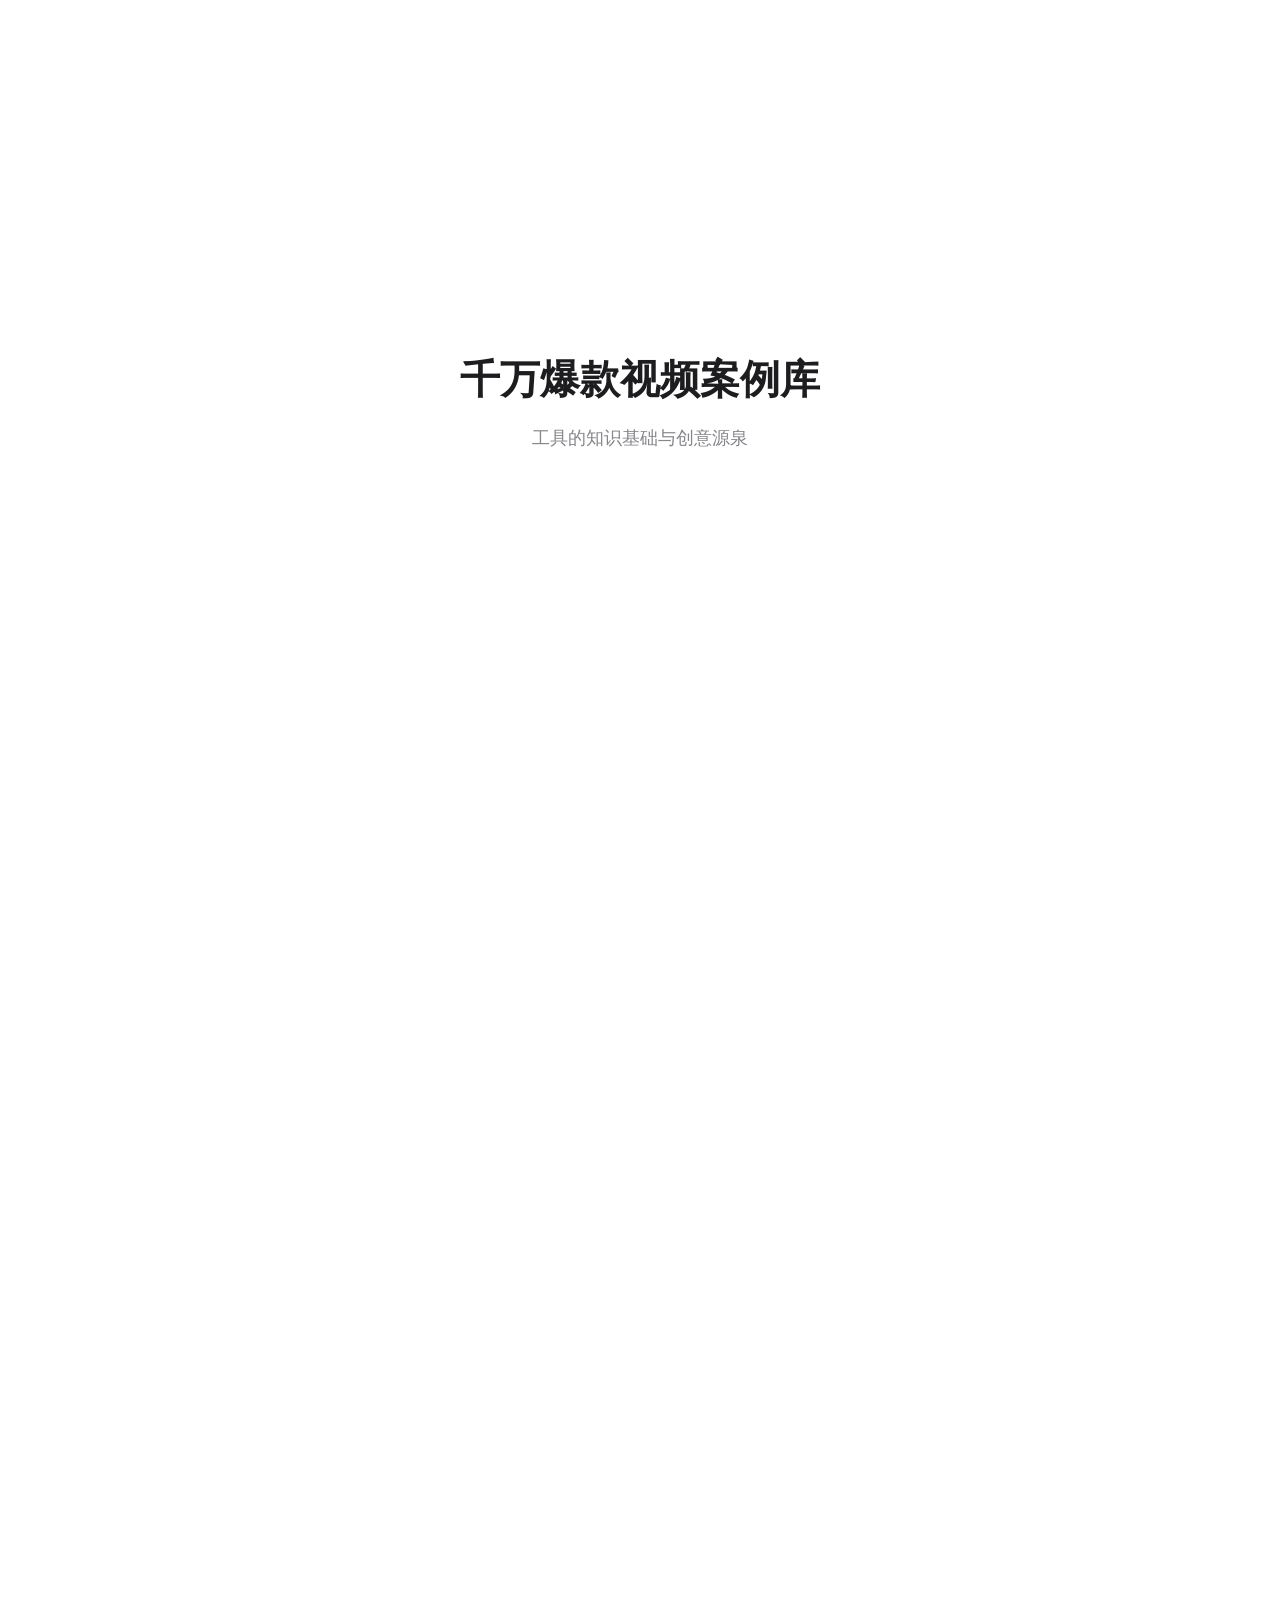
<file: docs/opening-ai.html>
<!DOCTYPE html>
<html lang="zh-CN">
<head>
    <meta charset="UTF-8">
    <meta name="viewport" content="width=device-width, initial-scale=1.0">
    <title>开头方案生成工具 - 王楚杰</title>
    <link rel="stylesheet" href="common.css">
    <style>
.page-container {
    min-height: 100vh;
    padding: 120px 24px 80px;
}

.page-header {
    max-width: 1200px;
    margin: 0 auto 64px;
    text-align: center;
}

.page-title {
    font-size: 64px;
    font-weight: 700;
    margin-bottom: 16px;
}

.page-description {
    font-size: 21px;
    color: var(--text-secondary);
    margin-bottom: 32px;
}

.tool-badge {
    display: inline-block;
    padding: 8px 20px;
    background: rgba(0, 102, 204, 0.1);
    border: 1px solid rgba(0, 102, 204, 0.3);
    border-radius: 20px;
    font-size: 14px;
    color: var(--accent-color);
    font-weight: 600;
}

/* 内容区域 */
.content-wrapper {
    max-width: 1400px;
    margin: 0 auto;
}

.section {
    margin-bottom: 120px;
}

.section-title {
    font-size: 40px;
    font-weight: 700;
    margin-bottom: 16px;
    text-align: center;
}

.section-subtitle {
    font-size: 18px;
    color: var(--text-secondary);
    margin-bottom: 48px;
    text-align: center;
}

/* ========== 1. 输入输出对比（强烈对比感） ========== */
.io-comparison {
    backdrop-filter: saturate(200%) blur(30px);
    background: var(--card-bg);
    border: 1px solid rgba(0, 0, 0, 0.1);
    border-radius: 32px;
    padding: 48px;
    box-shadow: var(--shadow);
    margin-bottom: 48px;
}

.io-layout {
    display: grid;
    grid-template-columns: 1fr auto 2fr auto 1.5fr;
    gap: 32px;
    align-items: center;
}

/* 输入部分 - 小而精简 */
.input-section {
    display: flex;
    flex-direction: column;
    gap: 16px;
}

.io-tag {
    display: inline-block;
    padding: 6px 16px;
    background: rgba(0, 102, 204, 0.1);
    border: 1px solid rgba(0, 102, 204, 0.3);
    border-radius: 12px;
    font-size: 14px;
    color: var(--accent-color);
    font-weight: 600;
    width: fit-content;
}

.input-box {
    background: rgba(255, 255, 255, 0.8);
    border: 2px solid rgba(0, 102, 204, 0.2);
    border-radius: 16px;
    padding: 24px;
    box-shadow: 0 2px 8px rgba(0, 0, 0, 0.04);
}

.input-box img {
    width: 100%;
    border-radius: 8px;
}

.input-note {
    font-size: 14px;
    color: var(--text-secondary);
    text-align: center;
    margin-top: 12px;
}

/* 箭头 - 强调转化 */
.arrow-section {
    display: flex;
    flex-direction: column;
    align-items: center;
    gap: 12px;
}

.arrow-icon {
    font-size: 48px;
    color: var(--accent-color);
    animation: arrowPulse 2s ease-in-out infinite;
}

@keyframes arrowPulse {
    0%, 100% { transform: translateX(0); opacity: 0.6; }
    50% { transform: translateX(8px); opacity: 1; }
}

.arrow-text {
    font-size: 16px;
    font-weight: 600;
    color: var(--accent-color);
    writing-mode: vertical-rl;
    text-orientation: mixed;
    letter-spacing: 4px;
}

/* 输出部分 - 大而丰富 */
.output-section {
    display: flex;
    flex-direction: column;
    gap: 16px;
}

.output-cascade {
    display: flex;
    flex-direction: column;
    gap: 24px;
}

.output-step {
    display: flex;
    flex-direction: column;
    gap: 12px;
}

.output-step-header {
    display: flex;
    align-items: center;
    gap: 12px;
}

.step-badge {
    padding: 4px 12px;
    background: linear-gradient(135deg, var(--accent-color), #0052a3);
    border-radius: 8px;
    font-size: 13px;
    color: white;
    font-weight: 600;
}

.step-title-text {
    font-size: 16px;
    font-weight: 600;
    color: var(--text-color);
}

.output-box {
    background: rgba(255, 255, 255, 0.9);
    border: 2px solid rgba(0, 102, 204, 0.15);
    border-radius: 16px;
    padding: 20px;
    box-shadow: 0 4px 16px rgba(0, 0, 0, 0.06);
    transition: all 0.3s cubic-bezier(0.32, 0.72, 0, 1);
}

.output-box:hover {
    transform: translateY(-4px);
    box-shadow: 0 8px 24px rgba(0, 0, 0, 0.1);
}

.output-box img {
    width: 100%;
    border-radius: 8px;
}

/* 实战结果部分 */
.result-section {
    display: flex;
    flex-direction: column;
    gap: 16px;
}

.result-box {
    background: rgba(255, 255, 255, 0.9);
    border: 2px solid rgba(0, 102, 204, 0.15);
    border-radius: 16px;
    padding: 20px;
    box-shadow: 0 4px 16px rgba(0, 0, 0, 0.06);
    transition: all 0.3s cubic-bezier(0.32, 0.72, 0, 1);
}

.result-box:hover {
    transform: translateY(-4px);
    box-shadow: 0 8px 24px rgba(0, 0, 0, 0.1);
}

.result-video {
    width: 100%;
    border-radius: 12px;
    overflow: hidden;
    margin-bottom: 16px;
}

.result-video video {
    width: 100%;
    height: auto;
    display: block;
}

.result-info {
    display: flex;
    flex-direction: column;
    gap: 12px;
}

.result-label {
    font-size: 14px;
    font-weight: 600;
    color: var(--accent-color);
}

.result-text {
    font-size: 15px;
    color: var(--text-color);
    line-height: 1.6;
    padding: 12px;
    background: rgba(0, 102, 204, 0.05);
    border-radius: 8px;
    border-left: 3px solid var(--accent-color);
}

.result-link {
    display: inline-flex;
    align-items: center;
    gap: 6px;
    font-size: 14px;
    color: var(--accent-color);
    text-decoration: none;
    padding: 8px 12px;
    background: rgba(0, 102, 204, 0.1);
    border-radius: 8px;
    transition: all 0.3s cubic-bezier(0.32, 0.72, 0, 1);
}

.result-link:hover {
    background: rgba(0, 102, 204, 0.2);
    transform: translateX(4px);
}

/* ========== 2. 工作流可视化（Dify 风格 - 横向排列） ========== */
.workflow-container {
    backdrop-filter: saturate(200%) blur(30px);
    background: linear-gradient(135deg, rgba(0, 102, 204, 0.03), rgba(0, 102, 204, 0.01));
    border: 1px solid rgba(0, 102, 204, 0.15);
    border-radius: 32px;
    padding: 80px 48px;
    box-shadow: var(--shadow);
    position: relative;
    overflow: hidden;
    min-height: 600px;
}

/* 背景网格 */
.workflow-container::before {
    content: '';
    position: absolute;
    top: 0;
    left: 0;
    right: 0;
    bottom: 0;
    background-image: 
        linear-gradient(rgba(0, 102, 204, 0.03) 1px, transparent 1px),
        linear-gradient(90deg, rgba(0, 102, 204, 0.03) 1px, transparent 1px);
    background-size: 40px 40px;
    pointer-events: none;
    opacity: 0.5;
}

.workflow-flow {
    position: relative;
    z-index: 1;
    display: flex;
    justify-content: space-between;
    align-items: flex-start;
    gap: 0;
    padding: 0 20px;
}

/* 工作流节点 - 横向排列，错落有致 */
.workflow-node {
    position: relative;
    display: flex;
    flex-direction: column;
    align-items: center;
    width: 22%;
    min-width: 200px;
}

/* 节点位置错落 */
.workflow-node:nth-child(1) { margin-top: 0; }
.workflow-node:nth-child(2) { margin-top: 60px; }
.workflow-node:nth-child(3) { margin-top: 20px; }
.workflow-node:nth-child(4) { margin-top: 80px; }

/* 节点图标 */
.node-icon {
    width: 80px;
    height: 80px;
    background: linear-gradient(135deg, var(--accent-color), #0052a3);
    border-radius: 20px;
    display: flex;
    align-items: center;
    justify-content: center;
    font-size: 36px;
    flex-shrink: 0;
    box-shadow: 0 8px 24px rgba(0, 102, 204, 0.25);
    position: relative;
    z-index: 2;
    transition: all 0.3s cubic-bezier(0.32, 0.72, 0, 1);
}

.workflow-node:hover .node-icon {
    transform: scale(1.1);
    box-shadow: 0 12px 32px rgba(0, 102, 204, 0.35);
}

/* 连接线 - 横向连接到下一个节点 */
.node-icon::after {
    content: '';
    position: absolute;
    top: 50%;
    left: 100%;
    transform: translateY(-50%);
    width: calc((100vw - 1400px) / 2 + 1400px / 4 - 80px);
    max-width: 150px;
    height: 2px;
    background: linear-gradient(to right, var(--accent-color), rgba(0, 102, 204, 0.3));
    z-index: 1;
}

.workflow-node:last-child .node-icon::after {
    display: none;
}

/* 节点内容 */
.node-content {
    margin-top: 24px;
    backdrop-filter: saturate(200%) blur(30px);
    background: rgba(255, 255, 255, 0.8);
    border: 1px solid rgba(0, 0, 0, 0.08);
    border-radius: 16px;
    padding: 24px 20px;
    box-shadow: 0 4px 16px rgba(0, 0, 0, 0.04);
    transition: all 0.3s cubic-bezier(0.32, 0.72, 0, 1);
    width: 100%;
}

.workflow-node:hover .node-content {
    background: rgba(255, 255, 255, 0.95);
    transform: translateY(-4px);
    box-shadow: 0 8px 24px rgba(0, 0, 0, 0.08);
}

.node-title {
    font-size: 16px;
    font-weight: 700;
    color: var(--text-color);
    margin-bottom: 12px;
    text-align: center;
    line-height: 1.4;
}

.node-description {
    font-size: 13px;
    color: var(--text-secondary);
    line-height: 1.6;
    margin-bottom: 16px;
    text-align: center;
}

.node-details {
    display: flex;
    flex-direction: column;
    gap: 8px;
    padding: 12px;
    background: rgba(0, 102, 204, 0.05);
    border-radius: 8px;
    border-left: 3px solid var(--accent-color);
}

.detail-item {
    display: flex;
    flex-direction: column;
    gap: 2px;
}

.detail-label {
    font-size: 11px;
    color: var(--text-secondary);
    font-weight: 500;
}

.detail-value {
    font-size: 13px;
    color: var(--text-color);
    font-weight: 600;
}

.detail-highlight {
    color: var(--accent-color);
}

/* ========== 3. 视频案例库 ========== */
.library-showcase {
    backdrop-filter: saturate(200%) blur(30px);
    background: linear-gradient(135deg, rgba(0, 102, 204, 0.05), rgba(0, 102, 204, 0.02));
    border: 1px solid rgba(0, 102, 204, 0.2);
    border-radius: 32px;
    padding: 48px;
    box-shadow: var(--shadow);
}

.library-image {
    width: 100%;
    border-radius: 16px;
    overflow: hidden;
    margin-bottom: 32px;
}

.library-image img {
    width: 100%;
    height: auto;
    display: block;
}

.library-stats {
    display: grid;
    grid-template-columns: repeat(3, 1fr);
    gap: 24px;
}

.stat-box {
    text-align: center;
    padding: 32px 24px;
    background: rgba(255, 255, 255, 0.7);
    border-radius: 16px;
    border: 1px solid rgba(0, 0, 0, 0.06);
    transition: all 0.3s cubic-bezier(0.32, 0.72, 0, 1);
}

.stat-box:hover {
    transform: translateY(-4px);
    background: rgba(255, 255, 255, 0.9);
    box-shadow: 0 8px 24px rgba(0, 0, 0, 0.08);
}

.stat-number {
    font-size: 48px;
    font-weight: 700;
    color: var(--accent-color);
    margin-bottom: 8px;
    line-height: 1;
}

.stat-label {
    font-size: 15px;
    color: var(--text-secondary);
    font-weight: 500;
}

/* ========== 响应式 ========== */
@media (max-width: 768px) {
    .page-title {
        font-size: 48px;
    }
    
    .io-layout {
        grid-template-columns: 1fr;
        gap: 32px;
    }
    
    .arrow-section {
        flex-direction: row;
        justify-content: center;
    }
    
    .arrow-icon {
        transform: rotate(90deg);
    }
    
    .arrow-text {
        writing-mode: horizontal-tb;
        letter-spacing: 2px;
    }
    
    /* 移动端工作流改为纵向 */
    .workflow-container {
        padding: 48px 24px;
        min-height: auto;
    }
    
    .workflow-flow {
        flex-direction: column;
        gap: 32px;
        padding: 0;
    }
    
    .workflow-node {
        width: 100%;
        margin-top: 0 !important;
    }
    
    .node-icon::after {
        top: 100%;
        left: 50%;
        transform: translateX(-50%);
        width: 2px;
        height: 32px;
        background: linear-gradient(to bottom, var(--accent-color), rgba(0, 102, 204, 0.2));
    }
    
    .library-stats {
        grid-template-columns: 1fr;
    }
    
    /* 移动端实战结果 */
    .result-video video {
        max-height: 400px;
    }
}
    </style>
</head>
<body>
    <!-- 导航栏 -->
    <nav class="navbar">
        <div class="nav-content">
            <a href="index.html" class="nav-logo">王楚杰</a>
            <div class="nav-links">
                <a href="index.html#accounts">账号案例</a>
                <a href="index.html#series">系列案例</a>
                <a href="index.html#content">内容能力</a>
                <a href="index.html#ai-tools">AI 能力</a>
            </div>
        </div>
    </nav>

    <div class="page-container">
        <a href="index.html#ai-tools" class="back-button" style="position: fixed; top: 100px; left: 24px; z-index: 100;">
            <span>←</span>
            <span>返回主页</span>
        </a>
        
        <div class="page-header">
            <h1 class="page-title">开头方案生成工具</h1>
            <p class="page-description">基于视频看点，结合爆款对标，生成开头方案</p>
        </div>

        <div class="content-wrapper">
            <!-- 1. 输入与输出对比 -->
            <div class="section">
                <div class="io-comparison">
                    <div class="io-layout">
                        <!-- 输入部分 - 小而精简 -->
                        <div class="input-section">
                            <div class="io-tag">输入</div>
                            <div class="input-box">
                                <img src="opening-ai-images/input.png" alt="工具输入示例">
                            </div>
                            <p class="input-note">仅需一句话描述视频看点</p>
                        </div>
                        
                        <!-- 箭头 - 强调转化 -->
                        <div class="arrow-section">
                            <div class="arrow-icon">→</div>
                            <div class="arrow-text">智能生成</div>
                        </div>
                        
                        <!-- 输出部分 - 大而丰富 -->
                        <div class="output-section">
                            <div class="output-cascade">
                                <!-- 一步输出，包含两个信息 -->
                                <div class="output-step">
                                    <div class="output-step-header">
                                        <span class="step-badge">智能输出</span>
                                        <span class="step-title-text">详细脚本 + 参考对标视频</span>
                                    </div>
                                    
                                    <!-- 信息1：脚本内容 -->
                                    <div class="output-box">
                                        <div style="font-size: 14px; font-weight: 600; color: var(--accent-color); margin-bottom: 12px;">详细脚本</div>
                                        <img src="opening-ai-images/output1.png" alt="详细脚本输出">
                                    </div>
                                    
                                    <!-- 信息2：对标视频 -->
                                    <div class="output-box" style="margin-top: 16px;">
                                        <div style="font-size: 14px; font-weight: 600; color: var(--accent-color); margin-bottom: 12px;">参考对标视频</div>
                                        <img src="opening-ai-images/output2.png" alt="参考对标视频">
                                    </div>
                                </div>
                            </div>
                        </div>
                        
                        <!-- 箭头 - 强调转化 -->
                        <div class="arrow-section">
                            <div class="arrow-icon">→</div>
                            <div class="arrow-text">实际应用</div>
                        </div>
                        
                        <!-- 实战结果部分 -->
                        <div class="result-section">
                            <div class="io-tag">实战结果</div>
                            <div class="result-box">
                                <div class="result-video">
                                    <video controls>
                                        <source src="opening-ai-images/result-video.mp4" type="video/mp4">
                                        您的浏览器不支持视频播放。
                                    </video>
                                </div>
                                <div class="result-info">
                                    <div class="result-label">数据表现</div>
                                    <div class="result-text">开头完播与跳出数据位居历史 Top 5</div>
                                    <a href="https://www.bilibili.com/video/BV1taSFBNEuj/" target="_blank" class="result-link">
                                        <span>查看完整视频</span>
                                        <span>→</span>
                                    </a>
                                </div>
                            </div>
                        </div>
                    </div>
                </div>
            </div>

            <!-- 2. 工作流可视化 -->
            <div class="section">
                <h2 class="section-title">内部运作机理</h2>
                
                <div class="workflow-container">
                    <div class="workflow-flow">
                        <!-- 节点1：视频看点解析 -->
                        <div class="workflow-node">
                            <div class="node-icon">🔍</div>
                            <div class="node-content">
                                <div class="node-title">视频看点解析</div>
                                <div class="node-description">提取核心看点信息</div>
                                <div class="node-details">
                                    <div class="detail-item">
                                        <div class="detail-label">处理时间</div>
                                        <div class="detail-value detail-highlight">< 1秒</div>
                                    </div>
                                </div>
                            </div>
                        </div>
                        
                        <!-- 节点2：匹配"看点"适合的"爆款开头类型" -->
                        <div class="workflow-node">
                            <div class="node-icon">🎯</div>
                            <div class="node-content">
                                <div class="node-title">匹配"看点"适合的"爆款开头类型"</div>
                                <div class="node-description">基于看点信息，寻找合适开头类型</div>
                                <div class="node-details">
                                    <div class="detail-item">
                                        <div class="detail-label">类型体系</div>
                                        <div class="detail-value detail-highlight">8种</div>
                                    </div>
                                </div>
                            </div>
                        </div>
                        
                        <!-- 节点3：对标检索与分析 -->
                        <div class="workflow-node">
                            <div class="node-icon">📚</div>
                            <div class="node-content">
                                <div class="node-title">对标检索与分析</div>
                                <div class="node-description">从千万爆款中检索匹配对标</div>
                                <div class="node-details">
                                    <div class="detail-item">
                                        <div class="detail-label">案例总量</div>
                                        <div class="detail-value detail-highlight">200+</div>
                                    </div>
                                </div>
                            </div>
                        </div>
                        
                        <!-- 节点4：开头方案生成 -->
                        <div class="workflow-node">
                            <div class="node-icon">⚡</div>
                            <div class="node-content">
                                <div class="node-title">开头方案生成</div>
                                <div class="node-description">简述+方案+对标，三维呈现</div>
                                <div class="node-details">
                                    <div class="detail-item">
                                        <div class="detail-label">方案数量</div>
                                        <div class="detail-value detail-highlight">10+</div>
                                    </div>
                                </div>
                            </div>
                        </div>
                    </div>
                </div>
            </div>

            <!-- 3. 视频案例库 -->
            <div class="section">
                <h2 class="section-title">千万爆款视频案例库</h2>
                <p class="section-subtitle">工具的知识基础与创意源泉</p>
                
                <div class="library-showcase">
                    <div class="library-image">
                        <img src="opening-ai-images/video-library.png" alt="视频案例库">
                    </div>
                    <div class="library-stats">
                        <div class="stat-box">
                            <div class="stat-number">200+</div>
                            <div class="stat-label">千万爆款视频案例</div>
                        </div>
                        <div class="stat-box">
                            <div class="stat-number">8</div>
                            <div class="stat-label">开头类型体系</div>
                        </div>
                        <div class="stat-box">
                            <div class="stat-number">100%</div>
                            <div class="stat-label">高级编导人工标注</div>
                        </div>
                    </div>
                </div>
            </div>
        </div>
    </div>
</body>
</html>
</file>
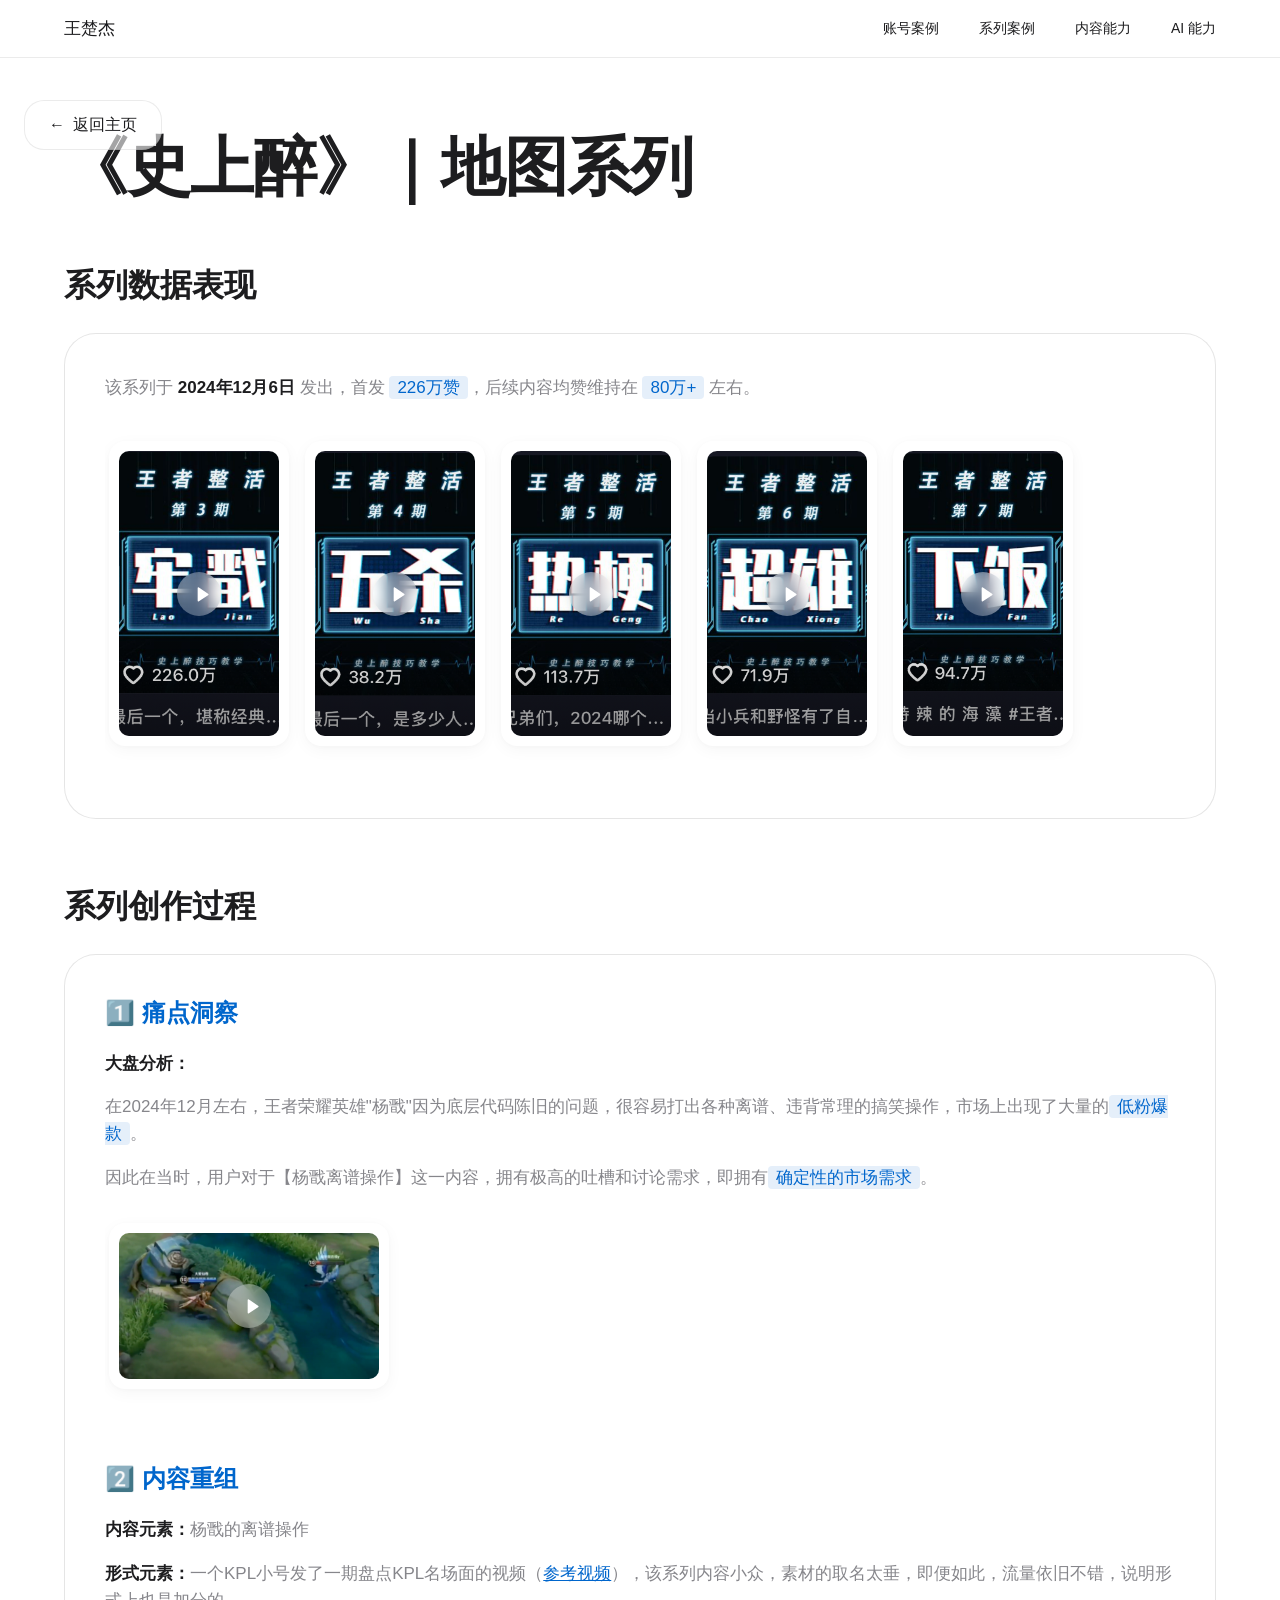
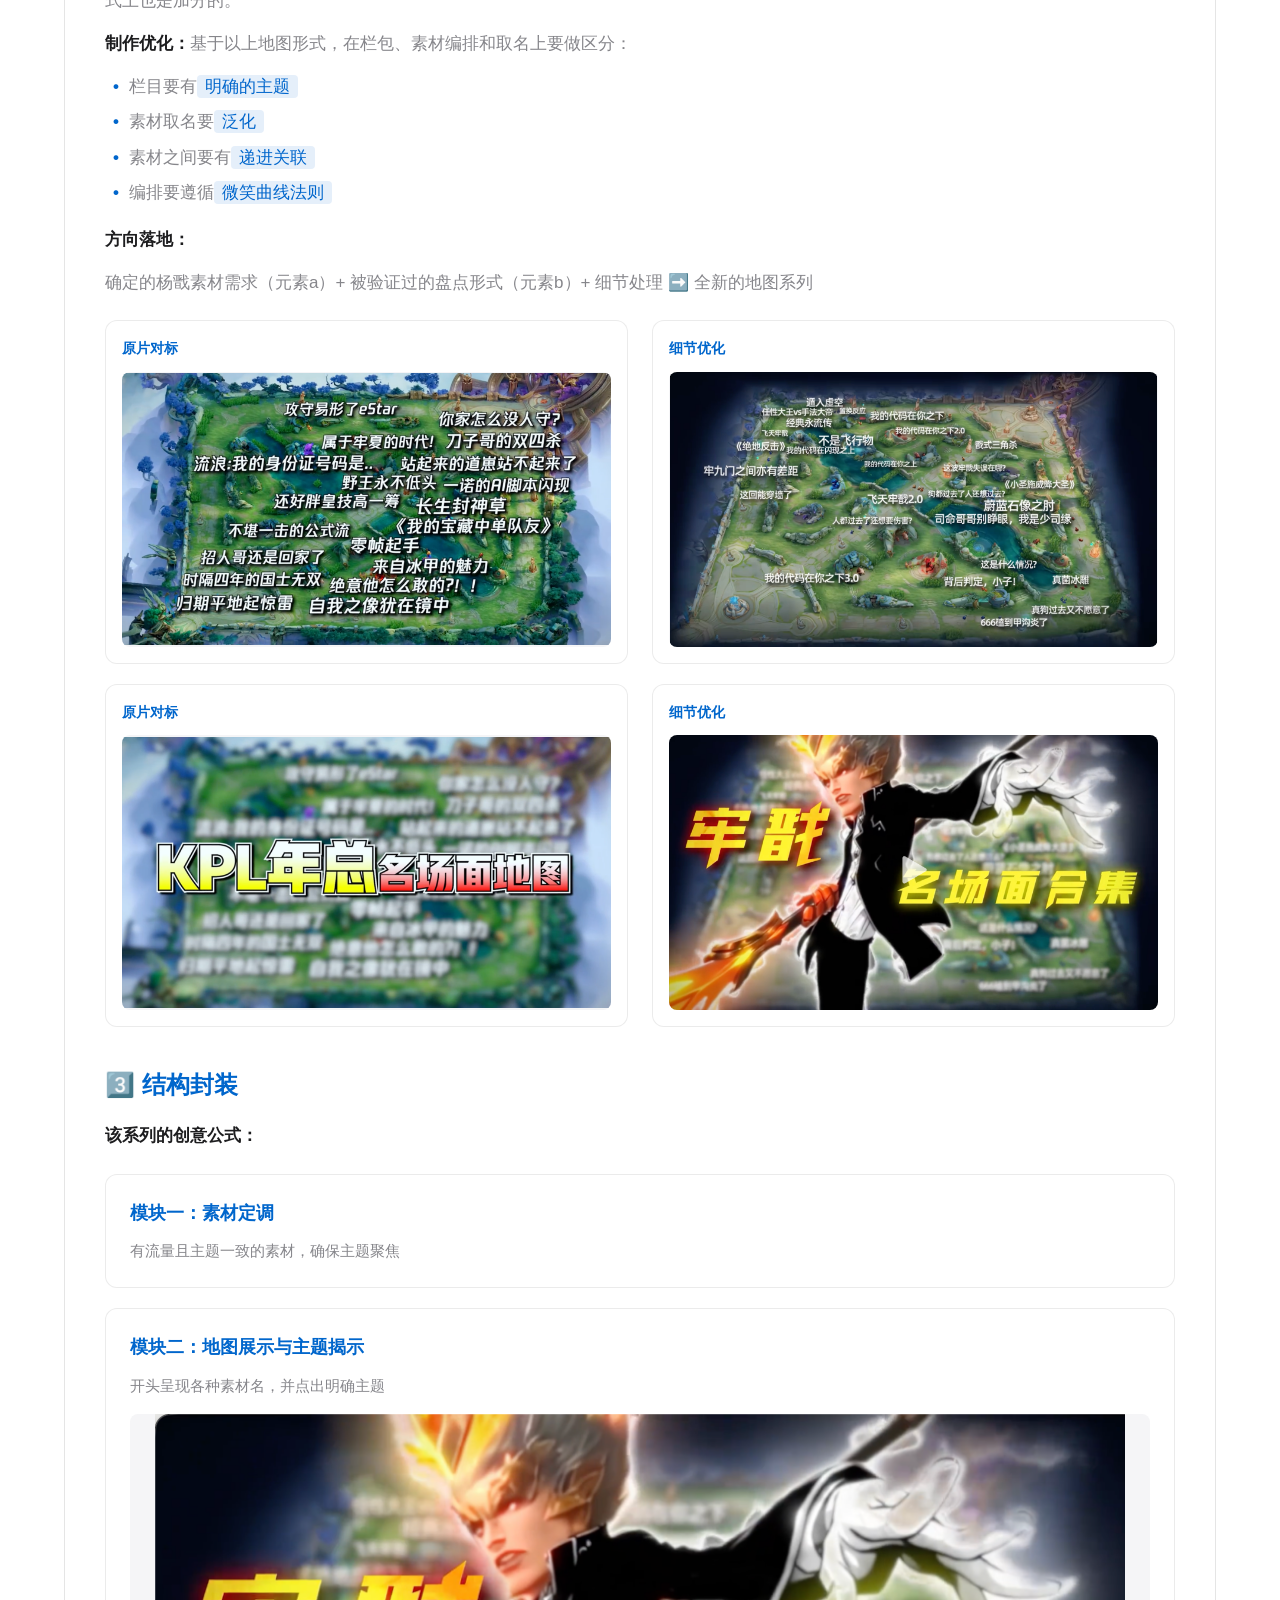
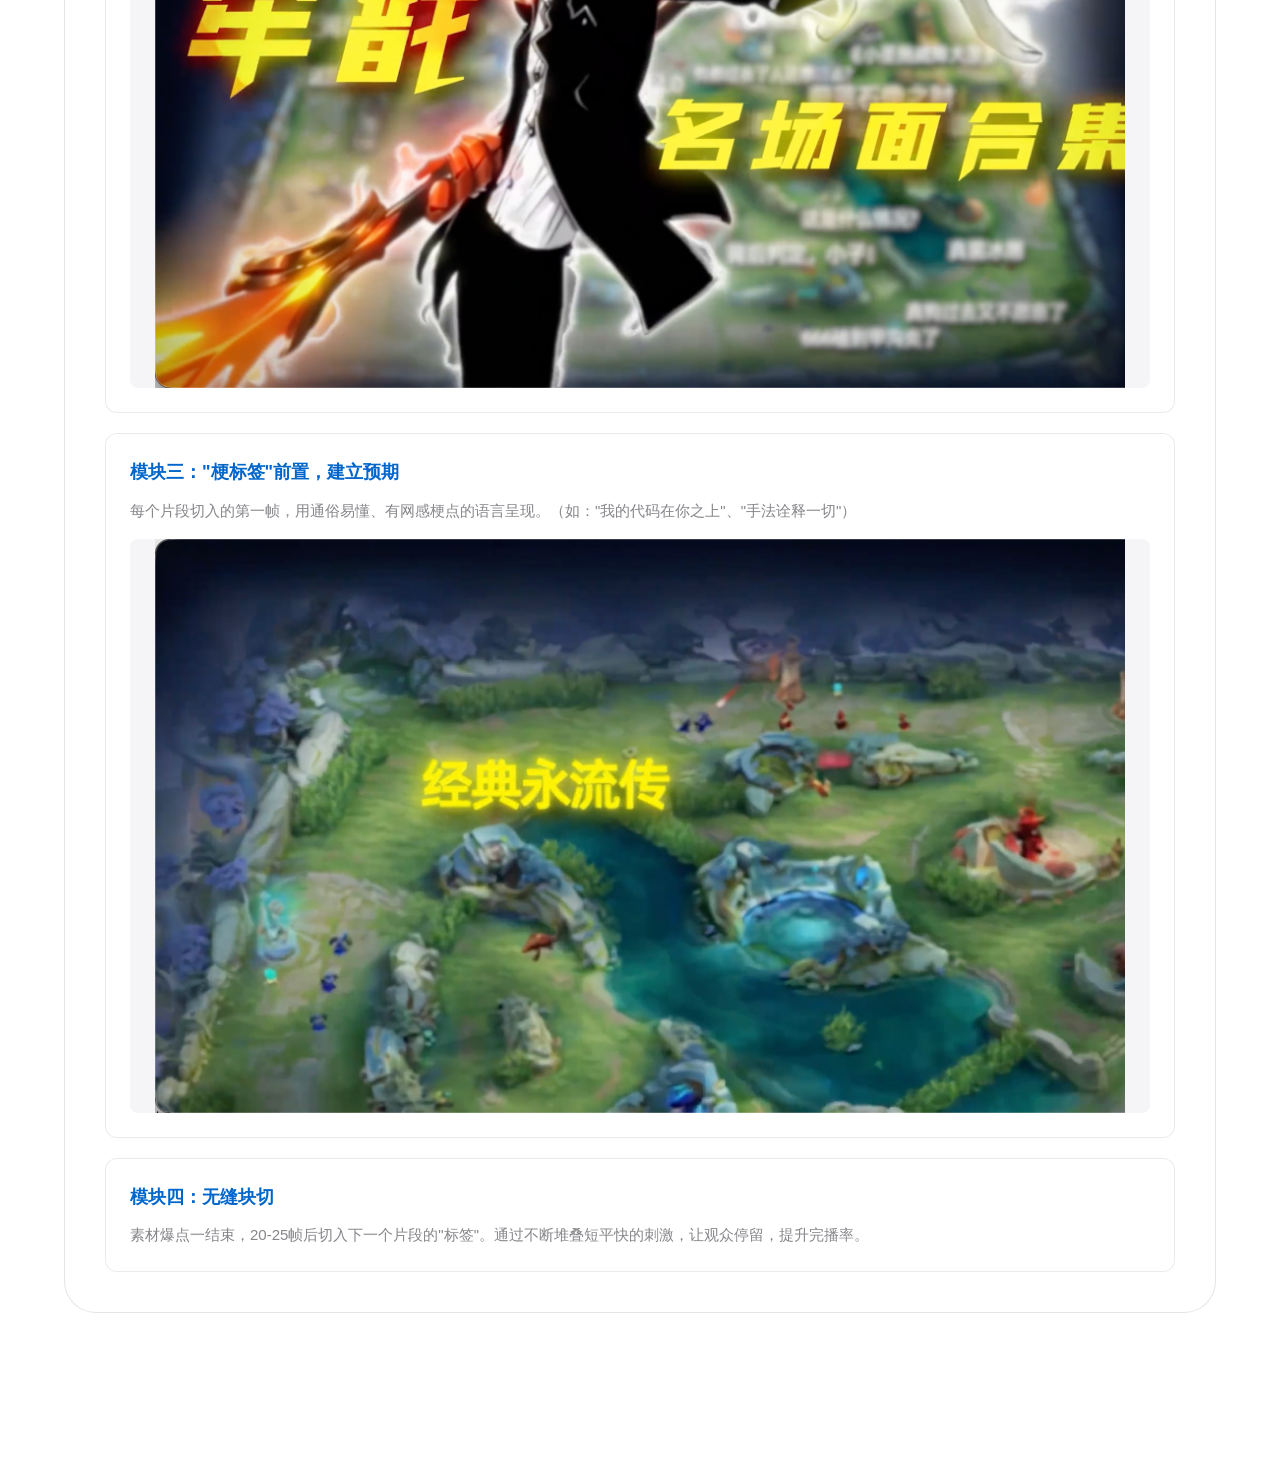
<file: docs/series_self.html>
<!DOCTYPE html>
<html lang="zh-CN">
<head>
    <meta charset="UTF-8">
    <meta name="viewport" content="width=device-width, initial-scale=1.0">
    <title>自孵化系列案例 - 王楚杰</title>
    <link rel="stylesheet" href="common.css">
    <style>
.detail-container {
    min-height: 100vh;
    padding: 120px 24px 80px;
    max-width: 1200px;
    margin: 0 auto;
}

.detail-header {
    margin-bottom: 48px;
}

.detail-title {
    font-size: 64px;
    font-weight: 700;
    margin-bottom: 16px;
    letter-spacing: -0.015em;
}

.detail-subtitle {
    font-size: 21px;
    color: var(--text-secondary);
    margin-bottom: 8px;
}

.detail-quote {
    font-size: 17px;
    font-style: italic;
    color: var(--text-secondary);
    padding-left: 24px;
    border-left: 4px solid var(--accent-color);
    margin-top: 24px;
}

.section {
    margin-bottom: 64px;
}

.section-title {
    font-size: 32px;
    font-weight: 700;
    margin-bottom: 24px;
    display: flex;
    align-items: center;
    gap: 12px;
}

.section-content {
    background: var(--card-bg);
    backdrop-filter: saturate(200%) blur(30px);
    border: 1px solid rgba(0, 0, 0, 0.1);
    border-radius: 32px;
    padding: 40px;
}

.subsection {
    margin-bottom: 40px;
}

.subsection:last-child {
    margin-bottom: 0;
}

.subsection-title {
    font-size: 24px;
    font-weight: 600;
    margin-bottom: 20px;
    color: var(--accent-color);
}

.subsection-content {
    font-size: 17px;
    line-height: 1.6;
    color: var(--text-secondary);
}

.subsection-content p {
    margin-bottom: 16px;
}

.subsection-content strong {
    color: var(--text-color);
    font-weight: 600;
}

.highlight {
    background: rgba(0, 102, 204, 0.1);
    padding: 2px 8px;
    border-radius: 4px;
    color: var(--accent-color);
    font-weight: 500;
}

/* 爆款展示 - 横向滚动 */
.hit-series {
    display: flex;
    gap: 16px;
    margin-top: 24px;
    padding: 16px 4px 32px 4px;
    overflow-x: auto;
    scroll-snap-type: x mandatory;
    -webkit-overflow-scrolling: touch;
    scrollbar-width: none;
}

.hit-series::-webkit-scrollbar {
    display: none;
}

/* 视频卡片主体 */
.hit-item {
    background: #ffffff;
    border-radius: 16px;
    padding: 10px;
    width: 180px;
    flex-shrink: 0;
    scroll-snap-align: start;
    text-decoration: none;
    display: flex;
    flex-direction: column;
    gap: 12px;
    box-shadow: 0 4px 16px rgba(0, 0, 0, 0.04), 0 1px 4px rgba(0, 0, 0, 0.02);
    transition: all 0.4s cubic-bezier(0.25, 1, 0.5, 1);
    cursor: pointer;
    -webkit-tap-highlight-color: transparent;
}

.hit-item:hover {
    transform: translateY(-6px);
    box-shadow: 0 12px 24px rgba(0, 0, 0, 0.08), 0 4px 8px rgba(0, 0, 0, 0.04);
}

.hit-item:active {
    transform: scale(0.96);
    box-shadow: 0 2px 8px rgba(0, 0, 0, 0.05);
}

/* 媒体区域 */
.hit-item-image {
    width: 100%;
    aspect-ratio: 9/16;
    border-radius: 10px;
    overflow: hidden;
    position: relative;
    background-color: #f5f5f7;
}

.hit-item-image img {
    width: 100%;
    height: 100%;
    object-fit: cover;
    object-position: center;
    transition: transform 0.6s cubic-bezier(0.25, 1, 0.5, 1);
}

.hit-item:hover .hit-item-image img {
    transform: scale(1.05);
}

.hit-item:active .hit-item-image img {
    transform: scale(1);
}

/* 底部渐变遮罩 */
.video-overlay {
    position: absolute;
    bottom: 0;
    left: 0;
    right: 0;
    height: 40%;
    background: linear-gradient(to top, rgba(0,0,0,0.4) 0%, transparent 100%);
    pointer-events: none;
}

/* 毛玻璃播放按钮 */
.play-button {
    position: absolute;
    top: 50%;
    left: 50%;
    transform: translate(-50%, -50%);
    width: 44px;
    height: 44px;
    border-radius: 50%;
    background: rgba(255, 255, 255, 0.3);
    backdrop-filter: blur(8px);
    -webkit-backdrop-filter: blur(8px);
    display: flex;
    align-items: center;
    justify-content: center;
    color: white;
    transition: all 0.3s ease;
    box-shadow: 0 2px 10px rgba(0, 0, 0, 0.1);
}

.play-icon {
    width: 20px;
    height: 20px;
    margin-left: 3px;
}

.hit-item:hover .play-button {
    background: rgba(255, 255, 255, 0.9);
    color: #000;
    transform: translate(-50%, -50%) scale(1.1);
}

/* 视频时长标签 */
.video-duration {
    position: absolute;
    bottom: 8px;
    right: 8px;
    background: rgba(0, 0, 0, 0.6);
    color: white;
    font-size: 11px;
    font-weight: 500;
    padding: 3px 6px;
    border-radius: 4px;
    backdrop-filter: blur(4px);
    -webkit-backdrop-filter: blur(4px);
}

/* 视频标题和数据 */
.hit-item-title {
    font-size: 14px;
    font-weight: 600;
    color: #1d1d1f;
    margin: 0;
    line-height: 1.3;
}

.hit-item-stats {
    font-size: 12px;
    color: #86868b;
    margin: 0;
    line-height: 1.4;
}

/* 对比图展示 */
.comparison-grid {
    display: grid;
    grid-template-columns: repeat(2, 1fr);
    gap: 24px;
    margin-top: 24px;
}

.comparison-item {
    background: rgba(255, 255, 255, 0.5);
    border: 1px solid rgba(0, 0, 0, 0.08);
    border-radius: 12px;
    padding: 16px;
}

.comparison-label {
    font-size: 14px;
    font-weight: 600;
    color: var(--accent-color);
    margin-bottom: 12px;
}

.comparison-image {
    width: 100%;
    border-radius: 8px;
    overflow: hidden;
    background: #f5f5f7;
    aspect-ratio: 16/9;
    display: flex;
    align-items: center;
    justify-content: center;
}

.comparison-image img {
    width: 100%;
    height: 100%;
    object-fit: contain;
}

/* 模块卡片 */
.module-list {
    display: flex;
    flex-direction: column;
    gap: 20px;
    margin-top: 24px;
}

.module-card {
    background: rgba(255, 255, 255, 0.5);
    border: 1px solid rgba(0, 0, 0, 0.08);
    border-radius: 12px;
    padding: 24px;
}

.module-title {
    font-size: 18px;
    font-weight: 600;
    color: var(--accent-color);
    margin-bottom: 12px;
}

.module-desc {
    font-size: 15px;
    line-height: 1.6;
    color: var(--text-secondary);
}

@media (max-width: 768px) {
    .detail-title {
        font-size: 40px;
        letter-spacing: -0.015em;
}
    
    .section-content {
        padding: 24px;
    }
    
    .hit-item {
        width: 160px;
    }
    
    .play-button {
        width: 36px;
        height: 36px;
    }
    
    .play-icon {
        width: 16px;
        height: 16px;
    }
    
    .comparison-grid {
        grid-template-columns: 1fr;
    }
}
    </style>
</head>
<body>
    <!-- 导航栏 -->
    <nav class="navbar">
        <div class="nav-content">
            <a href="index.html" class="nav-logo">王楚杰</a>
            <div class="nav-links">
                <a href="index.html#accounts">账号案例</a>
                <a href="index.html#series">系列案例</a>
                <a href="index.html#content">内容能力</a>
                <a href="index.html#ai-tools">AI 能力</a>
            </div>
        </div>
    </nav>

    <div class="detail-container">
        <a href="index.html#series" class="back-button" style="position: fixed; top: 100px; left: 24px; z-index: 100;">
            <span>←</span>
            <span>返回主页</span>
        </a>

        <div class="detail-header">
            <h1 class="detail-title">《史上醉》｜地图系列</h1>
        </div>

        <!-- 系列概述 -->
        <div class="section">
            <h2 class="section-title">系列数据表现</h2>
            <div class="section-content">
                <p class="subsection-content">
                    该系列于 <strong>2024年12月6日</strong> 发出，首发 <span class="highlight">226万赞</span>，后续内容均赞维持在 <span class="highlight">80万+</span> 左右。
                </p>
                
                <div class="hit-series">
                    <a href="https://v.douyin.com/TbXuZZPj6gA/" target="_blank" class="hit-item">
                        <div class="hit-item-image">
                            <img src="series_self_video1.png" alt="地图系列 #1">
                            <div class="video-overlay"></div>
                            <div class="play-button">
                                <svg viewBox="0 0 24 24" fill="currentColor" class="play-icon">
                                    <path d="M8 5.14v14.72a1 1 0 001.5.86l11-7.36a1 1 0 000-1.72l-11-7.36a1 1 0 00-1.5.86z"/>
                                </svg>
                            </div>
                        </div>
                    </a>
                    <a href="https://v.douyin.com/xFMCHGH2rDw/" target="_blank" class="hit-item">
                        <div class="hit-item-image">
                            <img src="series_self_video2.png" alt="地图系列 #2">
                            <div class="video-overlay"></div>
                            <div class="play-button">
                                <svg viewBox="0 0 24 24" fill="currentColor" class="play-icon">
                                    <path d="M8 5.14v14.72a1 1 0 001.5.86l11-7.36a1 1 0 000-1.72l-11-7.36a1 1 0 00-1.5.86z"/>
                                </svg>
                            </div>
                        </div>
                    </a>
                    <a href="https://v.douyin.com/YInF9I6vDq4/" target="_blank" class="hit-item">
                        <div class="hit-item-image">
                            <img src="series_self_video3.png" alt="地图系列 #3">
                            <div class="video-overlay"></div>
                            <div class="play-button">
                                <svg viewBox="0 0 24 24" fill="currentColor" class="play-icon">
                                    <path d="M8 5.14v14.72a1 1 0 001.5.86l11-7.36a1 1 0 000-1.72l-11-7.36a1 1 0 00-1.5.86z"/>
                                </svg>
                            </div>
                        </div>
                    </a>
                    <a href="https://v.douyin.com/6xwm6hFC9o4/" target="_blank" class="hit-item">
                        <div class="hit-item-image">
                            <img src="series_self_video4.png" alt="地图系列 #4">
                            <div class="video-overlay"></div>
                            <div class="play-button">
                                <svg viewBox="0 0 24 24" fill="currentColor" class="play-icon">
                                    <path d="M8 5.14v14.72a1 1 0 001.5.86l11-7.36a1 1 0 000-1.72l-11-7.36a1 1 0 00-1.5.86z"/>
                                </svg>
                            </div>
                        </div>
                    </a>
                    <a href="https://v.douyin.com/hblUJMkdqaU/" target="_blank" class="hit-item">
                        <div class="hit-item-image">
                            <img src="series_self_video5.png" alt="地图系列 #5">
                            <div class="video-overlay"></div>
                            <div class="play-button">
                                <svg viewBox="0 0 24 24" fill="currentColor" class="play-icon">
                                    <path d="M8 5.14v14.72a1 1 0 001.5.86l11-7.36a1 1 0 000-1.72l-11-7.36a1 1 0 00-1.5.86z"/>
                                </svg>
                            </div>
                        </div>
                    </a>
                </div>
            </div>
        </div>

        <!-- 创作过程 -->
        <div class="section">
            <h2 class="section-title">系列创作过程</h2>
            <div class="section-content">
                <!-- 1️⃣ 痛点洞察 -->
                <div class="subsection">
                    <h3 class="subsection-title">1️⃣ 痛点洞察</h3>
                    <div class="subsection-content">
                        <p><strong>大盘分析：</strong></p>
                        <p>在2024年12月左右，王者荣耀英雄"杨戬"因为底层代码陈旧的问题，很容易打出各种离谱、违背常理的搞笑操作，市场上出现了大量的<span class="highlight">低粉爆款</span>。</p>
                        <p>因此在当时，用户对于【杨戬离谱操作】这一内容，拥有极高的吐槽和讨论需求，即拥有<span class="highlight">确定性的市场需求</span>。</p>
                        <div class="hit-series" style="margin-top: 12px;">
                            <a href="https://v.douyin.com/i9rEtT1CVhU/" target="_blank" class="hit-item" style="width: 280px;">
                                <div class="hit-item-image" style="aspect-ratio: 16/9;">
                                    <img src="series_self_reference.png" alt="低粉爆款示例">
                                    <div class="video-overlay"></div>
                                    <div class="play-button">
                                        <svg viewBox="0 0 24 24" fill="currentColor" class="play-icon">
                                            <path d="M8 5.14v14.72a1 1 0 001.5.86l11-7.36a1 1 0 000-1.72l-11-7.36a1 1 0 00-1.5.86z"/>
                                        </svg>
                                    </div>
                                </div>
                            </a>
                        </div>
                    </div>
                </div>

                <!-- 2️⃣ 内容重组 -->
                <div class="subsection">
                    <h3 class="subsection-title">2️⃣ 内容重组</h3>
                    <div class="subsection-content">
                        <p><strong>内容元素：</strong>杨戬的离谱操作</p>
                        <p><strong>形式元素：</strong>一个KPL小号发了一期盘点KPL名场面的视频（<a href="https://v.douyin.com/DPSqgEyGwhU/" target="_blank" style="color: var(--accent-color);">参考视频</a>），该系列内容小众，素材的取名太垂，即便如此，流量依旧不错，说明形式上也是加分的。</p>
                        <p><strong>制作优化：</strong>基于以上地图形式，在栏包、素材编排和取名上要做区分：</p>
                        <ul style="list-style: none; padding-left: 0;">
                            <li style="padding-left: 24px; position: relative; margin-bottom: 8px;">
                                <span style="position: absolute; left: 8px; color: var(--accent-color); font-weight: bold;">•</span>
                                栏目要有<span class="highlight">明确的主题</span>
                            </li>
                            <li style="padding-left: 24px; position: relative; margin-bottom: 8px;">
                                <span style="position: absolute; left: 8px; color: var(--accent-color); font-weight: bold;">•</span>
                                素材取名要<span class="highlight">泛化</span>
                            </li>
                            <li style="padding-left: 24px; position: relative; margin-bottom: 8px;">
                                <span style="position: absolute; left: 8px; color: var(--accent-color); font-weight: bold;">•</span>
                                素材之间要有<span class="highlight">递进关联</span>
                            </li>
                            <li style="padding-left: 24px; position: relative;">
                                <span style="position: absolute; left: 8px; color: var(--accent-color); font-weight: bold;">•</span>
                                编排要遵循<span class="highlight">微笑曲线法则</span>
                            </li>
                        </ul>
                        <p style="margin-top: 20px;"><strong>方向落地：</strong></p>
                        <p>确定的杨戬素材需求（元素a）+ 被验证过的盘点形式（元素b）+ 细节处理 ➡️ 全新的地图系列</p>
                        
                        <div class="comparison-grid">
                            <div class="comparison-item">
                                <div class="comparison-label">原片对标</div>
                                <div class="comparison-image">
                                    <img src="series_self_compare1.png" alt="原片对标1">
                                </div>
                            </div>
                            <div class="comparison-item">
                                <div class="comparison-label">细节优化</div>
                                <div class="comparison-image">
                                    <img src="series_self_compare2.png" alt="细节优化1">
                                </div>
                            </div>
                        </div>
                        
                        <div class="comparison-grid" style="margin-top: 20px;">
                            <div class="comparison-item">
                                <div class="comparison-label">原片对标</div>
                                <div class="comparison-image">
                                    <img src="series_self_compare3.png" alt="原片对标2">
                                </div>
                            </div>
                            <div class="comparison-item">
                                <div class="comparison-label">细节优化</div>
                                <div class="comparison-image">
                                    <img src="series_self_compare4.png" alt="细节优化2">
                                </div>
                            </div>
                        </div>
                    </div>
                </div>

                <!-- 3️⃣ 结构封装 -->
                <div class="subsection">
                    <h3 class="subsection-title">3️⃣ 结构封装</h3>
                    <div class="subsection-content">
                        <p><strong>该系列的创意公式：</strong></p>
                        
                        <div class="module-list">
                            <div class="module-card">
                                <div class="module-title">模块一：素材定调</div>
                                <div class="module-desc">有流量且主题一致的素材，确保主题聚焦</div>
                            </div>
                            
                            <div class="module-card">
                                <div class="module-title">模块二：地图展示与主题揭示</div>
                                <div class="module-desc">开头呈现各种素材名，并点出明确主题</div>
                                <div class="comparison-image" style="margin-top: 16px;">
                                    <img src="series_self_module3.png" alt="地图展示与主题揭示示例">
                                </div>
                            </div>
                            
                            <div class="module-card">
                                <div class="module-title">模块三："梗标签"前置，建立预期</div>
                                <div class="module-desc">每个片段切入的第一帧，用通俗易懂、有网感梗点的语言呈现。（如："我的代码在你之上"、"手法诠释一切"）</div>
                                <div class="comparison-image" style="margin-top: 16px;">
                                    <img src="series_self_module4.png" alt="梗标签前置示例">
                                </div>
                            </div>
                            
                            <div class="module-card">
                                <div class="module-title">模块四：无缝块切</div>
                                <div class="module-desc">素材爆点一结束，20-25帧后切入下一个片段的"标签"。通过不断堆叠短平快的刺激，让观众停留，提升完播率。</div>
                            </div>
                        </div>
                    </div>
                </div>
            </div>
        </div>
    </div>
</body>
</html>
</file>
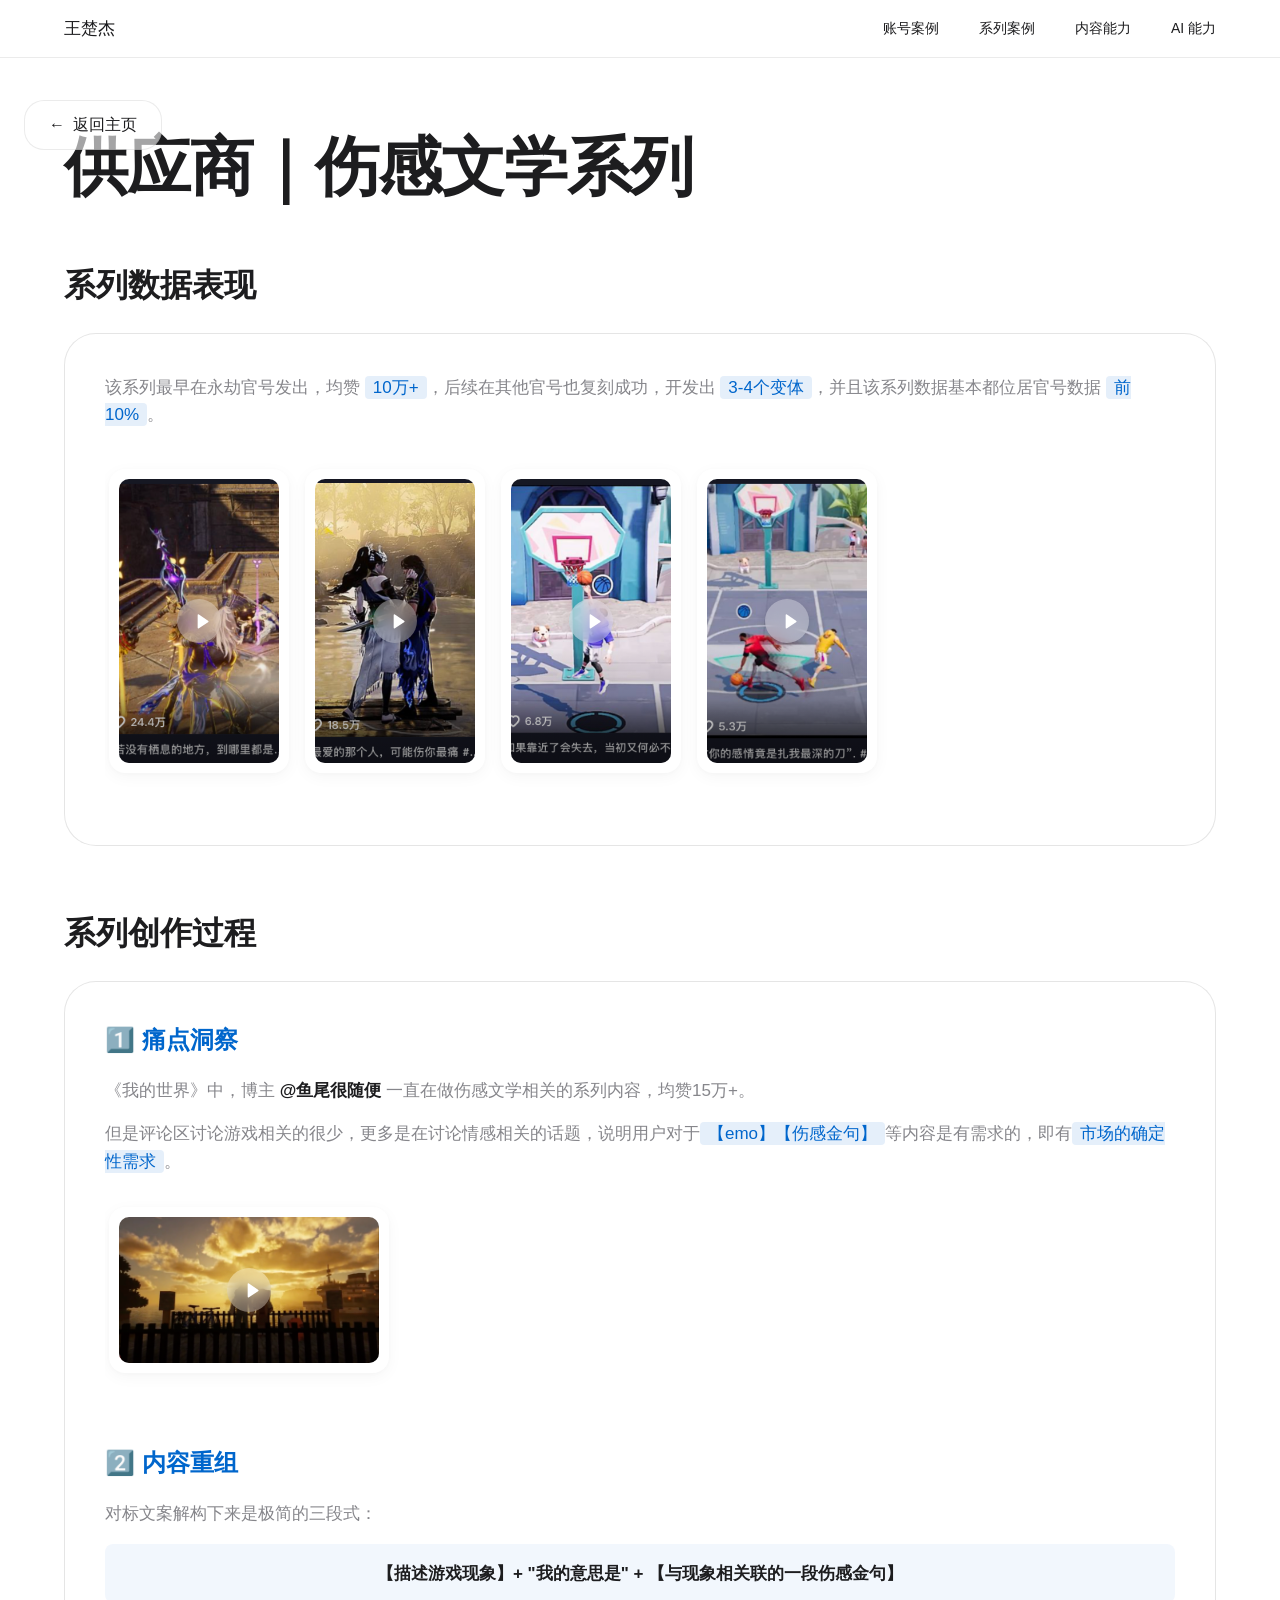
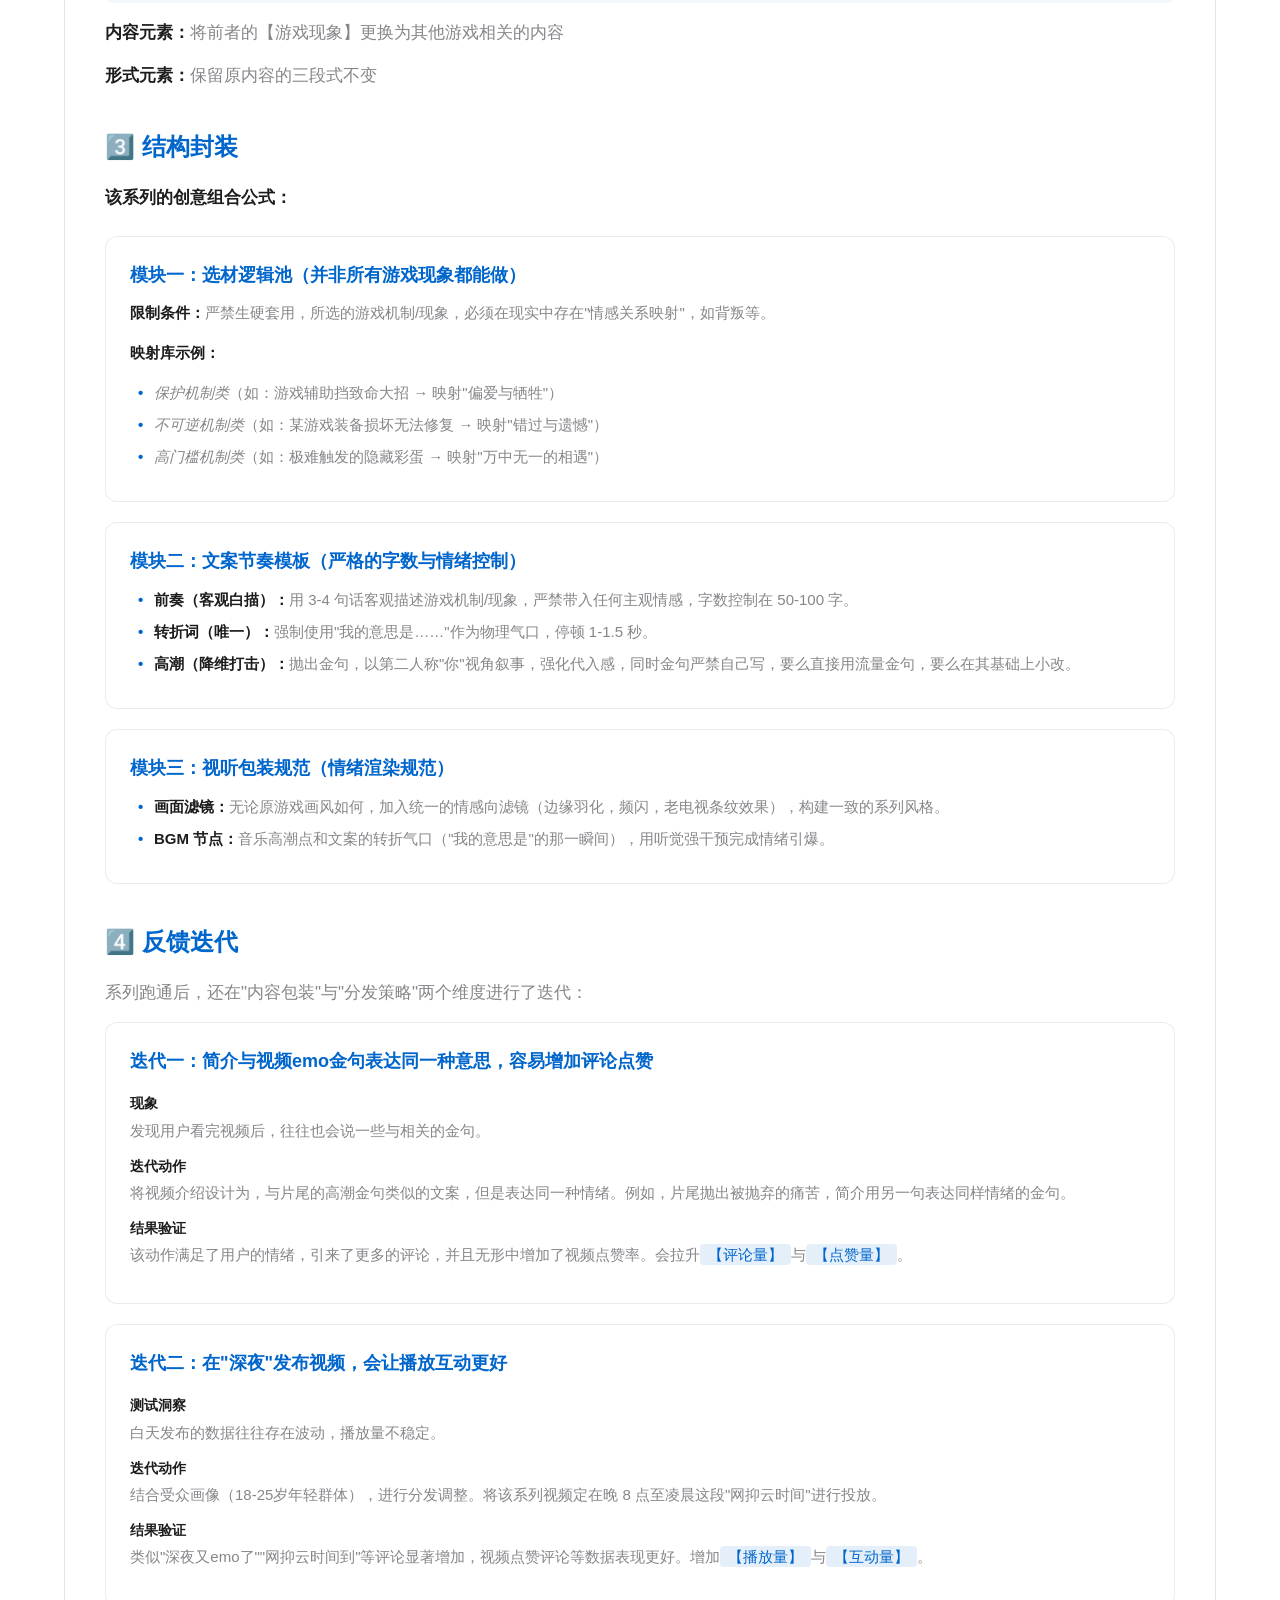
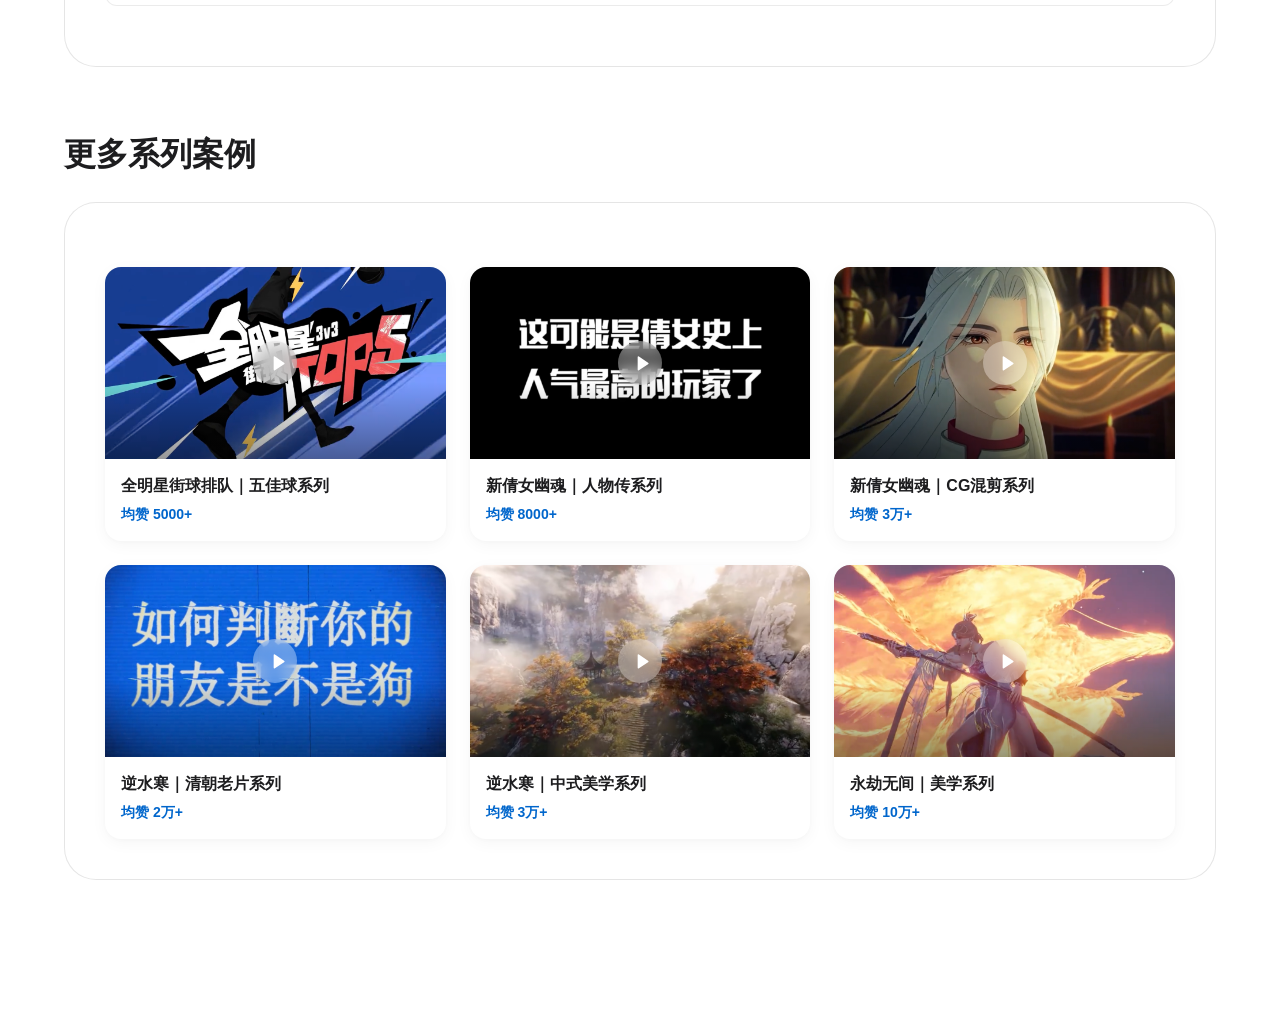
<file: docs/series_supplier.html>
<!DOCTYPE html>
<html lang="zh-CN">
<head>
    <meta charset="UTF-8">
    <meta name="viewport" content="width=device-width, initial-scale=1.0">
    <title>供应商系列案例 - 王楚杰</title>
    <link rel="stylesheet" href="common.css">
    <style>
.detail-container {
    min-height: 100vh;
    padding: 120px 24px 80px;
    max-width: 1200px;
    margin: 0 auto;
}

.detail-header {
    margin-bottom: 48px;
}

.detail-title {
    font-size: 64px;
    font-weight: 700;
    margin-bottom: 16px;
    letter-spacing: -0.015em;
}

.detail-subtitle {
    font-size: 21px;
    color: var(--text-secondary);
    margin-bottom: 8px;
}

.detail-quote {
    font-size: 17px;
    font-style: italic;
    color: var(--text-secondary);
    padding-left: 24px;
    border-left: 4px solid var(--accent-color);
    margin-top: 24px;
}

.section {
    margin-bottom: 64px;
}

.section-title {
    font-size: 32px;
    font-weight: 700;
    margin-bottom: 24px;
    display: flex;
    align-items: center;
    gap: 12px;
}

.section-content {
    background: var(--card-bg);
    backdrop-filter: saturate(200%) blur(30px);
    border: 1px solid rgba(0, 0, 0, 0.1);
    border-radius: 32px;
    padding: 40px;
}

.subsection {
    margin-bottom: 40px;
}

.subsection:last-child {
    margin-bottom: 0;
}

.subsection-title {
    font-size: 24px;
    font-weight: 600;
    margin-bottom: 20px;
    color: var(--accent-color);
}

.subsection-content {
    font-size: 17px;
    line-height: 1.6;
    color: var(--text-secondary);
}

.subsection-content p {
    margin-bottom: 16px;
}

.subsection-content strong {
    color: var(--text-color);
    font-weight: 600;
}

.highlight {
    background: rgba(0, 102, 204, 0.1);
    padding: 2px 8px;
    border-radius: 4px;
    color: var(--accent-color);
    font-weight: 500;
}

/* 爆款展示 - 横向滚动 */
.hit-series {
    display: flex;
    gap: 16px;
    margin-top: 24px;
    padding: 16px 4px 32px 4px;
    overflow-x: auto;
    scroll-snap-type: x mandatory;
    -webkit-overflow-scrolling: touch;
    scrollbar-width: none;
}

.hit-series::-webkit-scrollbar {
    display: none;
}

/* 视频卡片主体 */
.hit-item {
    background: #ffffff;
    border-radius: 16px;
    padding: 10px;
    width: 180px;
    flex-shrink: 0;
    scroll-snap-align: start;
    text-decoration: none;
    display: flex;
    flex-direction: column;
    gap: 12px;
    box-shadow: 0 4px 16px rgba(0, 0, 0, 0.04), 0 1px 4px rgba(0, 0, 0, 0.02);
    transition: all 0.4s cubic-bezier(0.25, 1, 0.5, 1);
    cursor: pointer;
    -webkit-tap-highlight-color: transparent;
}

.hit-item:hover {
    transform: translateY(-6px);
    box-shadow: 0 12px 24px rgba(0, 0, 0, 0.08), 0 4px 8px rgba(0, 0, 0, 0.04);
}

.hit-item:active {
    transform: scale(0.96);
    box-shadow: 0 2px 8px rgba(0, 0, 0, 0.05);
}

/* 媒体区域 */
.hit-item-image {
    width: 100%;
    aspect-ratio: 9/16;
    border-radius: 10px;
    overflow: hidden;
    position: relative;
    background-color: #f5f5f7;
}

.hit-item-image img {
    width: 100%;
    height: 100%;
    object-fit: cover;
    object-position: center;
    transition: transform 0.6s cubic-bezier(0.25, 1, 0.5, 1);
}

.hit-item:hover .hit-item-image img {
    transform: scale(1.05);
}

.hit-item:active .hit-item-image img {
    transform: scale(1);
}

/* 底部渐变遮罩 */
.video-overlay {
    position: absolute;
    bottom: 0;
    left: 0;
    right: 0;
    height: 40%;
    background: linear-gradient(to top, rgba(0,0,0,0.4) 0%, transparent 100%);
    pointer-events: none;
}

/* 毛玻璃播放按钮 */
.play-button {
    position: absolute;
    top: 50%;
    left: 50%;
    transform: translate(-50%, -50%);
    width: 44px;
    height: 44px;
    border-radius: 50%;
    background: rgba(255, 255, 255, 0.3);
    backdrop-filter: blur(8px);
    -webkit-backdrop-filter: blur(8px);
    display: flex;
    align-items: center;
    justify-content: center;
    color: white;
    transition: all 0.3s ease;
    box-shadow: 0 2px 10px rgba(0, 0, 0, 0.1);
}

.play-icon {
    width: 20px;
    height: 20px;
    margin-left: 3px;
}

.hit-item:hover .play-button {
    background: rgba(255, 255, 255, 0.9);
    color: #000;
    transform: translate(-50%, -50%) scale(1.1);
}

/* 视频时长标签 */
.video-duration {
    position: absolute;
    bottom: 8px;
    right: 8px;
    background: rgba(0, 0, 0, 0.6);
    color: white;
    font-size: 11px;
    font-weight: 500;
    padding: 3px 6px;
    border-radius: 4px;
    backdrop-filter: blur(4px);
    -webkit-backdrop-filter: blur(4px);
}

/* 视频标题和数据 */
.hit-item-title {
    font-size: 14px;
    font-weight: 600;
    color: #1d1d1f;
    margin: 0;
    line-height: 1.3;
    padding: 0 4px;
}

.hit-item-stats {
    font-size: 12px;
    color: #86868b;
    margin: 0;
    line-height: 1.4;
    padding: 0 4px;
}

/* 模块卡片 */
.module-list {
    display: flex;
    flex-direction: column;
    gap: 20px;
    margin-top: 24px;
}

.module-card {
    background: rgba(255, 255, 255, 0.5);
    border: 1px solid rgba(0, 0, 0, 0.08);
    border-radius: 12px;
    padding: 24px;
}

.module-title {
    font-size: 18px;
    font-weight: 600;
    color: var(--accent-color);
    margin-bottom: 12px;
}

.module-desc {
    font-size: 15px;
    line-height: 1.6;
    color: var(--text-secondary);
}

.module-desc ul {
    list-style: none;
    padding-left: 0;
    margin-top: 12px;
}

.module-desc li {
    padding-left: 24px;
    position: relative;
    margin-bottom: 8px;
}

.module-desc li:before {
    content: "•";
    position: absolute;
    left: 8px;
    color: var(--accent-color);
    font-weight: bold;
}

/* 迭代卡片 */
.iteration-card {
    background: rgba(255, 255, 255, 0.5);
    border: 1px solid rgba(0, 0, 0, 0.08);
    border-radius: 12px;
    padding: 24px;
    margin-bottom: 20px;
}

.iteration-title {
    font-size: 18px;
    font-weight: 600;
    color: var(--accent-color);
    margin-bottom: 16px;
}

.iteration-item {
    margin-bottom: 12px;
}

.iteration-label {
    font-size: 14px;
    font-weight: 600;
    color: var(--text-color);
    margin-bottom: 4px;
}

.iteration-text {
    font-size: 15px;
    line-height: 1.6;
    color: var(--text-secondary);
}

/* 更多系列案例 - 横版网格布局 */
.more-series-grid {
    display: grid;
    grid-template-columns: repeat(auto-fill, minmax(320px, 1fr));
    gap: 24px;
    margin-top: 24px;
}

.more-series-item {
    background: #ffffff;
    border-radius: 16px;
    overflow: hidden;
    text-decoration: none;
    display: flex;
    flex-direction: column;
    box-shadow: 0 4px 16px rgba(0, 0, 0, 0.04), 0 1px 4px rgba(0, 0, 0, 0.02);
    transition: all 0.4s cubic-bezier(0.25, 1, 0.5, 1);
    cursor: pointer;
}

.more-series-item:hover {
    transform: translateY(-6px);
    box-shadow: 0 12px 24px rgba(0, 0, 0, 0.08), 0 4px 8px rgba(0, 0, 0, 0.04);
}

.more-series-item:active {
    transform: scale(0.98);
}

.more-series-image {
    width: 100%;
    aspect-ratio: 16/9;
    position: relative;
    background-color: #f5f5f7;
    overflow: hidden;
}

.more-series-image img {
    width: 100%;
    height: 100%;
    object-fit: cover;
    object-position: center;
    transition: transform 0.6s cubic-bezier(0.25, 1, 0.5, 1);
}

.more-series-item:hover .more-series-image img {
    transform: scale(1.05);
}

.more-series-info {
    padding: 16px;
    display: flex;
    flex-direction: column;
    gap: 8px;
}

.more-series-title {
    font-size: 16px;
    font-weight: 600;
    color: #1d1d1f;
    margin: 0;
    line-height: 1.4;
}

.more-series-stats {
    font-size: 14px;
    font-weight: 600;
    color: var(--accent-color);
    margin: 0;
    line-height: 1.4;
}

@media (max-width: 768px) {
    .detail-title {
        font-size: 40px;
        letter-spacing: -0.015em;
}
    
    .section-content {
        padding: 24px;
    }
    
    .hit-item {
        width: 160px;
    }
    
    .play-button {
        width: 36px;
        height: 36px;
    }
    
    .play-icon {
        width: 16px;
        height: 16px;
    }
    
    .more-series-grid {
        grid-template-columns: 1fr;
    }
}
    </style>
</head>
<body>
    <!-- 导航栏 -->
    <nav class="navbar">
        <div class="nav-content">
            <a href="index.html" class="nav-logo">王楚杰</a>
            <div class="nav-links">
                <a href="index.html#accounts">账号案例</a>
                <a href="index.html#series">系列案例</a>
                <a href="index.html#content">内容能力</a>
                <a href="index.html#ai-tools">AI 能力</a>
            </div>
        </div>
    </nav>

    <div class="detail-container">
        <a href="index.html#series" class="back-button" style="position: fixed; top: 100px; left: 24px; z-index: 100;">
            <span>←</span>
            <span>返回主页</span>
        </a>

        <div class="detail-header">
            <h1 class="detail-title">供应商｜伤感文学系列</h1>
        </div>

        <!-- 系列概述 -->
        <div class="section">
            <h2 class="section-title">系列数据表现</h2>
            <div class="section-content">
                <p class="subsection-content">
                    该系列最早在永劫官号发出，均赞 <span class="highlight">10万+</span>，后续在其他官号也复刻成功，开发出 <span class="highlight">3-4个变体</span>，并且该系列数据基本都位居官号数据 <span class="highlight">前10%</span>。
                </p>
                
                <div class="hit-series">
                    <a href="https://v.douyin.com/Lt6nR3p0TXk/" target="_blank" class="hit-item">
                        <div class="hit-item-image">
                            <img src="series_supplier_video1.png" alt="伤感文学 #1">
                            <div class="video-overlay"></div>
                            <div class="play-button">
                                <svg viewBox="0 0 24 24" fill="currentColor" class="play-icon">
                                    <path d="M8 5.14v14.72a1 1 0 001.5.86l11-7.36a1 1 0 000-1.72l-11-7.36a1 1 0 00-1.5.86z"/>
                                </svg>
                            </div>
                        </div>
                    </a>
                    <a href="https://v.douyin.com/3fulwN0YYv4/" target="_blank" class="hit-item">
                        <div class="hit-item-image">
                            <img src="series_supplier_video2.png" alt="伤感文学 #2">
                            <div class="video-overlay"></div>
                            <div class="play-button">
                                <svg viewBox="0 0 24 24" fill="currentColor" class="play-icon">
                                    <path d="M8 5.14v14.72a1 1 0 001.5.86l11-7.36a1 1 0 000-1.72l-11-7.36a1 1 0 00-1.5.86z"/>
                                </svg>
                            </div>
                        </div>
                    </a>
                    <a href="https://v.douyin.com/34OnQS0O0Sc/" target="_blank" class="hit-item">
                        <div class="hit-item-image">
                            <img src="series_supplier_video3.png" alt="伤感文学 #3">
                            <div class="video-overlay"></div>
                            <div class="play-button">
                                <svg viewBox="0 0 24 24" fill="currentColor" class="play-icon">
                                    <path d="M8 5.14v14.72a1 1 0 001.5.86l11-7.36a1 1 0 000-1.72l-11-7.36a1 1 0 00-1.5.86z"/>
                                </svg>
                            </div>
                        </div>
                    </a>
                    <a href="https://v.douyin.com/SbDn0QZHXWE/" target="_blank" class="hit-item">
                        <div class="hit-item-image">
                            <img src="series_supplier_video4.png" alt="伤感文学 #4">
                            <div class="video-overlay"></div>
                            <div class="play-button">
                                <svg viewBox="0 0 24 24" fill="currentColor" class="play-icon">
                                    <path d="M8 5.14v14.72a1 1 0 001.5.86l11-7.36a1 1 0 000-1.72l-11-7.36a1 1 0 00-1.5.86z"/>
                                </svg>
                            </div>
                        </div>
                    </a>
                </div>
            </div>
        </div>

        <!-- 创作过程 -->
        <div class="section">
            <h2 class="section-title">系列创作过程</h2>
            <div class="section-content">
                <!-- 1️⃣ 痛点洞察 -->
                <div class="subsection">
                    <h3 class="subsection-title">1️⃣ 痛点洞察</h3>
                    <div class="subsection-content">
                        <p>《我的世界》中，博主 <strong>@鱼尾很随便</strong> 一直在做伤感文学相关的系列内容，均赞15万+。</p>
                        <p>但是评论区讨论游戏相关的很少，更多是在讨论情感相关的话题，说明用户对于<span class="highlight">【emo】【伤感金句】</span>等内容是有需求的，即有<span class="highlight">市场的确定性需求</span>。</p>
                        <div class="hit-series" style="margin-top: 12px;">
                            <a href="https://v.douyin.com/uExrs9us1U0/" target="_blank" class="hit-item" style="width: 280px;">
                                <div class="hit-item-image" style="aspect-ratio: 16/9;">
                                    <img src="series_supplier_reference.png" alt="参考视频">
                                    <div class="video-overlay"></div>
                                    <div class="play-button">
                                        <svg viewBox="0 0 24 24" fill="currentColor" class="play-icon">
                                            <path d="M8 5.14v14.72a1 1 0 001.5.86l11-7.36a1 1 0 000-1.72l-11-7.36a1 1 0 00-1.5.86z"/>
                                        </svg>
                                    </div>
                                </div>
                            </a>
                        </div>
                    </div>
                </div>

                <!-- 2️⃣ 内容重组 -->
                <div class="subsection">
                    <h3 class="subsection-title">2️⃣ 内容重组</h3>
                    <div class="subsection-content">
                        <p>对标文案解构下来是极简的三段式：</p>
                        <p style="text-align: center; padding: 16px; background: rgba(0, 102, 204, 0.05); border-radius: 8px; margin: 16px 0;">
                            <strong>【描述游戏现象】+ "我的意思是" + 【与现象相关联的一段伤感金句】</strong>
                        </p>
                        <p><strong>内容元素：</strong>将前者的【游戏现象】更换为其他游戏相关的内容</p>
                        <p><strong>形式元素：</strong>保留原内容的三段式不变</p>
                    </div>
                </div>

                <!-- 3️⃣ 结构封装 -->
                <div class="subsection">
                    <h3 class="subsection-title">3️⃣ 结构封装</h3>
                    <div class="subsection-content">
                        <p><strong>该系列的创意组合公式：</strong></p>
                        
                        <div class="module-list">
                            <div class="module-card">
                                <div class="module-title">模块一：选材逻辑池（并非所有游戏现象都能做）</div>
                                <div class="module-desc">
                                    <p><strong>限制条件：</strong>严禁生硬套用，所选的游戏机制/现象，必须在现实中存在"情感关系映射"，如背叛等。</p>
                                    <p><strong>映射库示例：</strong></p>
                                    <ul>
                                        <li><em>保护机制类</em>（如：游戏辅助挡致命大招 → 映射"偏爱与牺牲"）</li>
                                        <li><em>不可逆机制类</em>（如：某游戏装备损坏无法修复 → 映射"错过与遗憾"）</li>
                                        <li><em>高门槛机制类</em>（如：极难触发的隐藏彩蛋 → 映射"万中无一的相遇"）</li>
                                    </ul>
                                </div>
                            </div>
                            
                            <div class="module-card">
                                <div class="module-title">模块二：文案节奏模板（严格的字数与情绪控制）</div>
                                <div class="module-desc">
                                    <ul>
                                        <li><strong>前奏（客观白描）：</strong>用 3-4 句话客观描述游戏机制/现象，严禁带入任何主观情感，字数控制在 50-100 字。</li>
                                        <li><strong>转折词（唯一）：</strong>强制使用"我的意思是……"作为物理气口，停顿 1-1.5 秒。</li>
                                        <li><strong>高潮（降维打击）：</strong>抛出金句，以第二人称"你"视角叙事，强化代入感，同时金句严禁自己写，要么直接用流量金句，要么在其基础上小改。</li>
                                    </ul>
                                </div>
                            </div>
                            
                            <div class="module-card">
                                <div class="module-title">模块三：视听包装规范（情绪渲染规范）</div>
                                <div class="module-desc">
                                    <ul>
                                        <li><strong>画面滤镜：</strong>无论原游戏画风如何，加入统一的情感向滤镜（边缘羽化，频闪，老电视条纹效果），构建一致的系列风格。</li>
                                        <li><strong>BGM 节点：</strong>音乐高潮点和文案的转折气口（"我的意思是"的那一瞬间），用听觉强干预完成情绪引爆。</li>
                                    </ul>
                                </div>
                            </div>
                        </div>
                    </div>
                </div>

                <!-- 4️⃣ 反馈迭代 -->
                <div class="subsection">
                    <h3 class="subsection-title">4️⃣ 反馈迭代</h3>
                    <div class="subsection-content">
                        <p>系列跑通后，还在"内容包装"与"分发策略"两个维度进行了迭代：</p>
                        
                        <div class="iteration-card">
                            <div class="iteration-title">迭代一：简介与视频emo金句表达同一种意思，容易增加评论点赞</div>
                            <div class="iteration-item">
                                <div class="iteration-label">现象</div>
                                <div class="iteration-text">发现用户看完视频后，往往也会说一些与相关的金句。</div>
                            </div>
                            <div class="iteration-item">
                                <div class="iteration-label">迭代动作</div>
                                <div class="iteration-text">将视频介绍设计为，与片尾的高潮金句类似的文案，但是表达同一种情绪。例如，片尾抛出被抛弃的痛苦，简介用另一句表达同样情绪的金句。</div>
                            </div>
                            <div class="iteration-item">
                                <div class="iteration-label">结果验证</div>
                                <div class="iteration-text">该动作满足了用户的情绪，引来了更多的评论，并且无形中增加了视频点赞率。会拉升<span class="highlight">【评论量】</span>与<span class="highlight">【点赞量】</span>。</div>
                            </div>
                        </div>
                        
                        <div class="iteration-card">
                            <div class="iteration-title">迭代二：在"深夜"发布视频，会让播放互动更好</div>
                            <div class="iteration-item">
                                <div class="iteration-label">测试洞察</div>
                                <div class="iteration-text">白天发布的数据往往存在波动，播放量不稳定。</div>
                            </div>
                            <div class="iteration-item">
                                <div class="iteration-label">迭代动作</div>
                                <div class="iteration-text">结合受众画像（18-25岁年轻群体），进行分发调整。将该系列视频定在晚 8 点至凌晨这段"网抑云时间"进行投放。</div>
                            </div>
                            <div class="iteration-item">
                                <div class="iteration-label">结果验证</div>
                                <div class="iteration-text">类似"深夜又emo了""网抑云时间到"等评论显著增加，视频点赞评论等数据表现更好。增加<span class="highlight">【播放量】</span>与<span class="highlight">【互动量】</span>。</div>
                            </div>
                        </div>
                    </div>
                </div>
            </div>
        </div>

        <!-- 更多系列案例 -->
        <div class="section">
            <h2 class="section-title">更多系列案例</h2>
            <div class="section-content">
                <div class="more-series-grid">
                    <a href="https://v.douyin.com/rvVQ8-coKQI/" target="_blank" class="more-series-item">
                        <div class="more-series-image">
                            <img src="more-series-images/0c072334f422f1ed8b6b25eb859f8f2e.png" alt="全明星街球排队 五佳球系列">
                            <div class="video-overlay"></div>
                            <div class="play-button">
                                <svg viewBox="0 0 24 24" fill="currentColor" class="play-icon">
                                    <path d="M8 5.14v14.72a1 1 0 001.5.86l11-7.36a1 1 0 000-1.72l-11-7.36a1 1 0 00-1.5.86z"/>
                                </svg>
                            </div>
                        </div>
                        <div class="more-series-info">
                            <p class="more-series-title">全明星街球排队｜五佳球系列</p>
                            <p class="more-series-stats">均赞 5000+</p>
                        </div>
                    </a>
                    
                    <a href="https://v.douyin.com/VRwTh3gsQS8/" target="_blank" class="more-series-item">
                        <div class="more-series-image">
                            <img src="more-series-images/6464e55f26c79d6f3a05a8c08c7805d2.png" alt="新倩女幽魂 人物传系列">
                            <div class="video-overlay"></div>
                            <div class="play-button">
                                <svg viewBox="0 0 24 24" fill="currentColor" class="play-icon">
                                    <path d="M8 5.14v14.72a1 1 0 001.5.86l11-7.36a1 1 0 000-1.72l-11-7.36a1 1 0 00-1.5.86z"/>
                                </svg>
                            </div>
                        </div>
                        <div class="more-series-info">
                            <p class="more-series-title">新倩女幽魂｜人物传系列</p>
                            <p class="more-series-stats">均赞 8000+</p>
                        </div>
                    </a>
                    
                    <a href="https://v.douyin.com/kkYtc1LumI4/" target="_blank" class="more-series-item">
                        <div class="more-series-image">
                            <img src="more-series-images/74025beb1affe82687878e79d040f6e5.png" alt="新倩女幽魂 CG混剪系列">
                            <div class="video-overlay"></div>
                            <div class="play-button">
                                <svg viewBox="0 0 24 24" fill="currentColor" class="play-icon">
                                    <path d="M8 5.14v14.72a1 1 0 001.5.86l11-7.36a1 1 0 000-1.72l-11-7.36a1 1 0 00-1.5.86z"/>
                                </svg>
                            </div>
                        </div>
                        <div class="more-series-info">
                            <p class="more-series-title">新倩女幽魂｜CG混剪系列</p>
                            <p class="more-series-stats">均赞 3万+</p>
                        </div>
                    </a>
                    
                    <a href="https://v.douyin.com/P5f2e1t1nLg/" target="_blank" class="more-series-item">
                        <div class="more-series-image">
                            <img src="more-series-images/700ef6d9e1290b183b9d57ec32e98304.png" alt="逆水寒 清朝老片系列">
                            <div class="video-overlay"></div>
                            <div class="play-button">
                                <svg viewBox="0 0 24 24" fill="currentColor" class="play-icon">
                                    <path d="M8 5.14v14.72a1 1 0 001.5.86l11-7.36a1 1 0 000-1.72l-11-7.36a1 1 0 00-1.5.86z"/>
                                </svg>
                            </div>
                        </div>
                        <div class="more-series-info">
                            <p class="more-series-title">逆水寒｜清朝老片系列</p>
                            <p class="more-series-stats">均赞 2万+</p>
                        </div>
                    </a>
                    
                    <a href="https://v.douyin.com/pzEv9BV4bs8/" target="_blank" class="more-series-item">
                        <div class="more-series-image">
                            <img src="more-series-images/c4e61323174e029c754a4b6c24da4d1f.png" alt="逆水寒 中式美学系列">
                            <div class="video-overlay"></div>
                            <div class="play-button">
                                <svg viewBox="0 0 24 24" fill="currentColor" class="play-icon">
                                    <path d="M8 5.14v14.72a1 1 0 001.5.86l11-7.36a1 1 0 000-1.72l-11-7.36a1 1 0 00-1.5.86z"/>
                                </svg>
                            </div>
                        </div>
                        <div class="more-series-info">
                            <p class="more-series-title">逆水寒｜中式美学系列</p>
                            <p class="more-series-stats">均赞 3万+</p>
                        </div>
                    </a>
                    
                    <a href="https://v.douyin.com/xxm0I3fOCbY/" target="_blank" class="more-series-item">
                        <div class="more-series-image">
                            <img src="more-series-images/09efb36756878987567c8f6e85d3c934.png" alt="永劫无间 美学系列">
                            <div class="video-overlay"></div>
                            <div class="play-button">
                                <svg viewBox="0 0 24 24" fill="currentColor" class="play-icon">
                                    <path d="M8 5.14v14.72a1 1 0 001.5.86l11-7.36a1 1 0 000-1.72l-11-7.36a1 1 0 00-1.5.86z"/>
                                </svg>
                            </div>
                        </div>
                        <div class="more-series-info">
                            <p class="more-series-title">永劫无间｜美学系列</p>
                            <p class="more-series-stats">均赞 10万+</p>
                        </div>
                    </a>
                </div>
            </div>
        </div>
    </div>
</body>
</html>
</file>
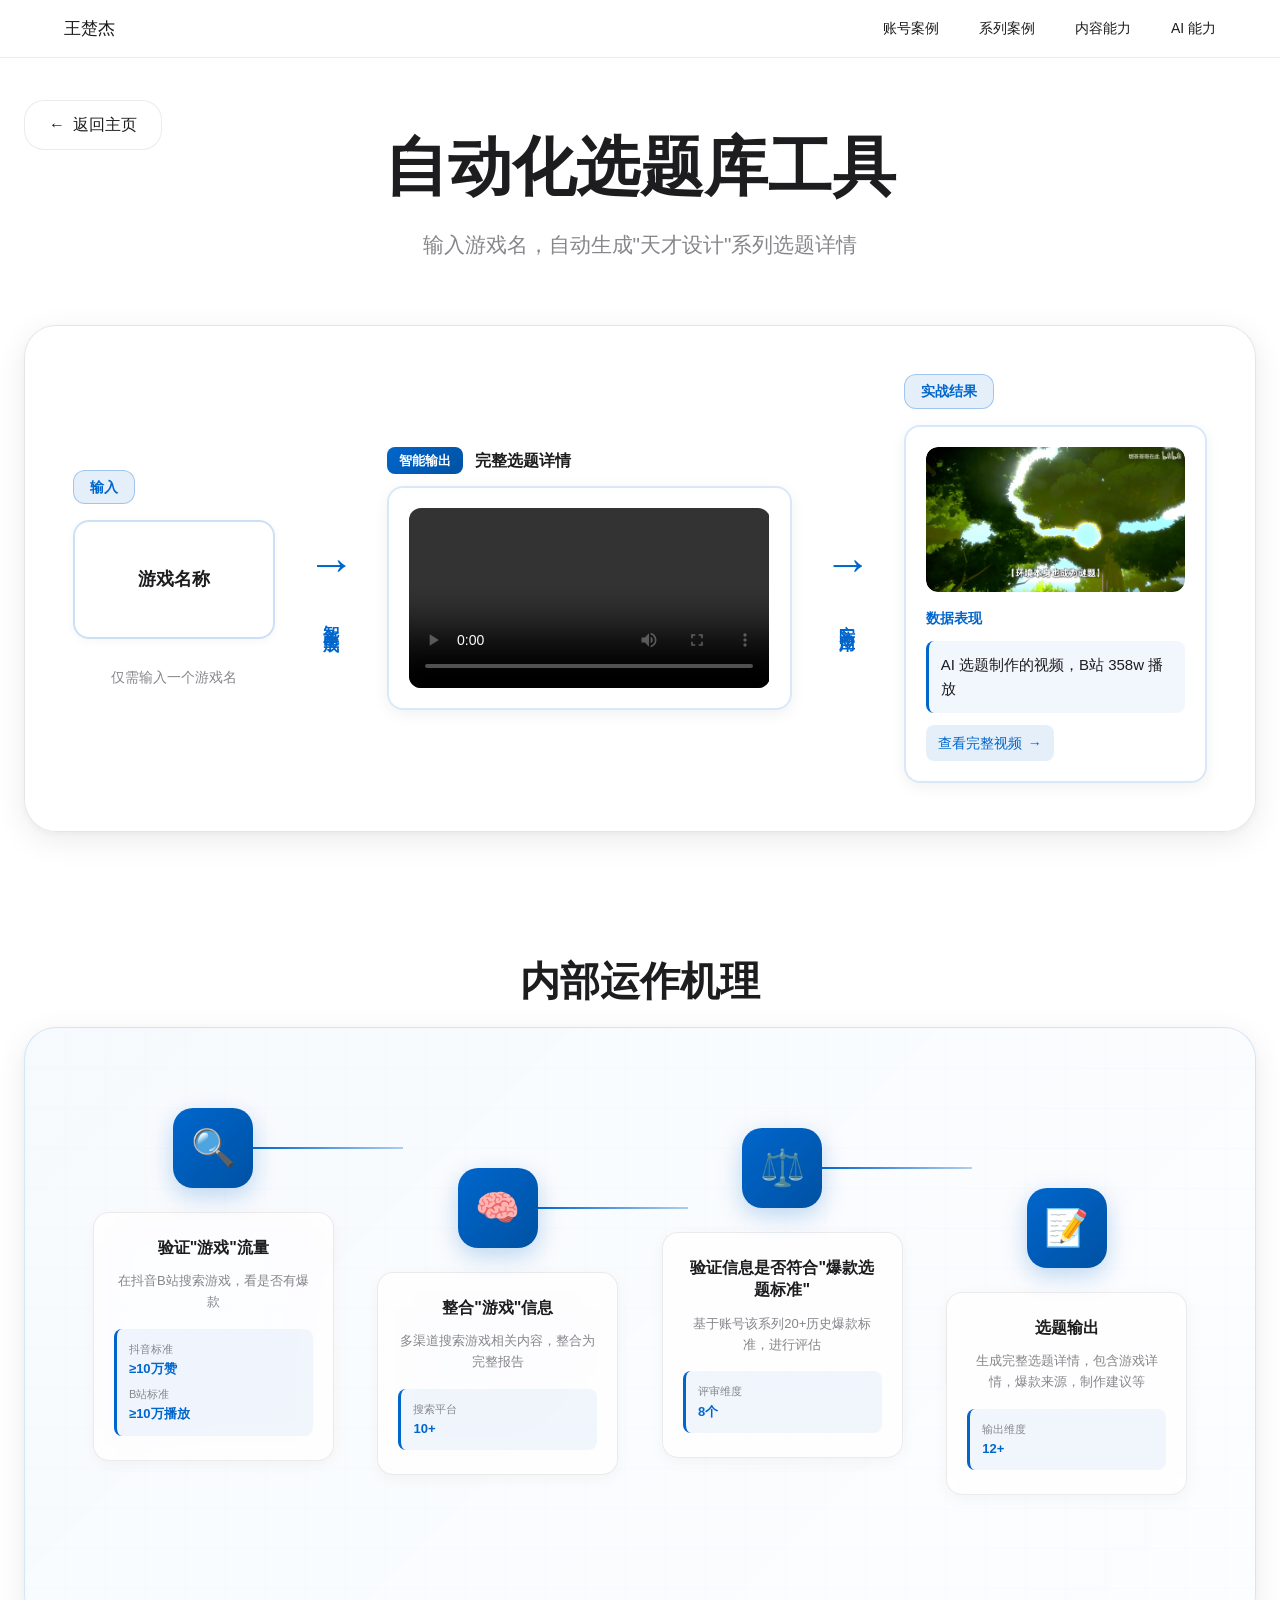
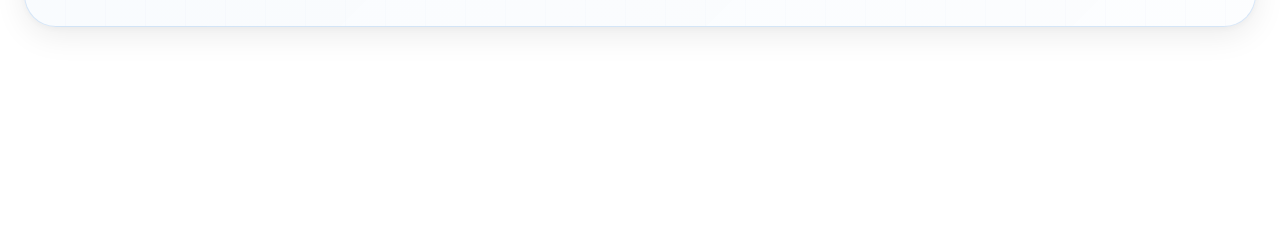
<file: docs/topic-ai.html>
<!DOCTYPE html>
<html lang="zh-CN">
<head>
    <meta charset="UTF-8">
    <meta name="viewport" content="width=device-width, initial-scale=1.0">
    <title>自动化选题库工具 - 王楚杰</title>
    <link rel="stylesheet" href="common.css">
    <style>
.page-container {
    min-height: 100vh;
    padding: 120px 24px 80px;
}

.page-header {
    max-width: 1200px;
    margin: 0 auto 64px;
    text-align: center;
}

.page-title {
    font-size: 64px;
    font-weight: 700;
    margin-bottom: 16px;
}

.page-description {
    font-size: 21px;
    color: var(--text-secondary);
    margin-bottom: 32px;
}

.tool-badge {
    display: inline-block;
    padding: 8px 20px;
    background: rgba(0, 102, 204, 0.1);
    border: 1px solid rgba(0, 102, 204, 0.3);
    border-radius: 20px;
    font-size: 14px;
    color: var(--accent-color);
    font-weight: 600;
}

/* 内容区域 */
.content-wrapper {
    max-width: 1400px;
    margin: 0 auto;
}

.section {
    margin-bottom: 120px;
}

.section-title {
    font-size: 40px;
    font-weight: 700;
    margin-bottom: 16px;
    text-align: center;
}

.section-subtitle {
    font-size: 18px;
    color: var(--text-secondary);
    margin-bottom: 48px;
    text-align: center;
}

/* ========== 1. 输入输出对比（强烈对比感） ========== */
.io-comparison {
    backdrop-filter: saturate(200%) blur(30px);
    background: var(--card-bg);
    border: 1px solid rgba(0, 0, 0, 0.1);
    border-radius: 32px;
    padding: 48px;
    box-shadow: var(--shadow);
    margin-bottom: 48px;
}

.io-layout {
    display: grid;
    grid-template-columns: 1fr auto 2fr auto 1.5fr;
    gap: 32px;
    align-items: center;
}

/* 输入部分 - 小而精简 */
.input-section {
    display: flex;
    flex-direction: column;
    gap: 16px;
}

.io-tag {
    display: inline-block;
    padding: 6px 16px;
    background: rgba(0, 102, 204, 0.1);
    border: 1px solid rgba(0, 102, 204, 0.3);
    border-radius: 12px;
    font-size: 14px;
    color: var(--accent-color);
    font-weight: 600;
    width: fit-content;
}

.input-box {
    background: rgba(255, 255, 255, 0.8);
    border: 2px solid rgba(0, 102, 204, 0.2);
    border-radius: 16px;
    padding: 24px;
    box-shadow: 0 2px 8px rgba(0, 0, 0, 0.04);
}

.input-text {
    font-size: 18px;
    font-weight: 600;
    color: var(--text-color);
    text-align: center;
    padding: 20px;
}

.input-note {
    font-size: 14px;
    color: var(--text-secondary);
    text-align: center;
    margin-top: 12px;
}

/* 箭头 - 强调转化 */
.arrow-section {
    display: flex;
    flex-direction: column;
    align-items: center;
    gap: 12px;
}

.arrow-icon {
    font-size: 48px;
    color: var(--accent-color);
    animation: arrowPulse 2s ease-in-out infinite;
}

@keyframes arrowPulse {
    0%, 100% { transform: translateX(0); opacity: 0.6; }
    50% { transform: translateX(8px); opacity: 1; }
}

.arrow-text {
    font-size: 16px;
    font-weight: 600;
    color: var(--accent-color);
    writing-mode: vertical-rl;
    text-orientation: mixed;
    letter-spacing: 4px;
}

/* 输出部分 - 大而丰富 */
.output-section {
    display: flex;
    flex-direction: column;
    gap: 16px;
}

.output-cascade {
    display: flex;
    flex-direction: column;
    gap: 24px;
}

.output-step {
    display: flex;
    flex-direction: column;
    gap: 12px;
}

.output-step-header {
    display: flex;
    align-items: center;
    gap: 12px;
}

.step-badge {
    padding: 4px 12px;
    background: linear-gradient(135deg, var(--accent-color), #0052a3);
    border-radius: 8px;
    font-size: 13px;
    color: white;
    font-weight: 600;
}

.step-title-text {
    font-size: 16px;
    font-weight: 600;
    color: var(--text-color);
}

.output-box {
    background: rgba(255, 255, 255, 0.9);
    border: 2px solid rgba(0, 102, 204, 0.15);
    border-radius: 16px;
    padding: 20px;
    box-shadow: 0 4px 16px rgba(0, 0, 0, 0.06);
    transition: all 0.3s cubic-bezier(0.32, 0.72, 0, 1);
}

.output-box:hover {
    transform: translateY(-4px);
    box-shadow: 0 8px 24px rgba(0, 0, 0, 0.1);
}

.output-preview {
    width: 100%;
    border-radius: 8px;
    overflow: hidden;
}

.output-preview iframe {
    width: 100%;
    height: 500px;
    border: none;
    display: block;
}

.output-preview video {
    width: 100%;
    height: auto;
    display: block;
    border-radius: 12px;
}

/* 实战结果部分 */
.result-section {
    display: flex;
    flex-direction: column;
    gap: 16px;
}

.result-box {
    background: rgba(255, 255, 255, 0.9);
    border: 2px solid rgba(0, 102, 204, 0.15);
    border-radius: 16px;
    padding: 20px;
    box-shadow: 0 4px 16px rgba(0, 0, 0, 0.06);
    transition: all 0.3s cubic-bezier(0.32, 0.72, 0, 1);
}

.result-box:hover {
    transform: translateY(-4px);
    box-shadow: 0 8px 24px rgba(0, 0, 0, 0.1);
}

.result-info {
    display: flex;
    flex-direction: column;
    gap: 12px;
}

.result-video {
    max-width: 600px;
    margin: 0 auto 16px;
    border-radius: 12px;
    overflow: hidden;
}

.result-video img {
    width: 100%;
    height: auto;
    display: block;
    transition: transform 0.3s ease;
}

.result-video a:hover img {
    transform: scale(1.02);
}

.result-label {
    font-size: 14px;
    font-weight: 600;
    color: var(--accent-color);
}

.result-text {
    font-size: 15px;
    color: var(--text-color);
    line-height: 1.6;
    padding: 12px;
    background: rgba(0, 102, 204, 0.05);
    border-radius: 8px;
    border-left: 3px solid var(--accent-color);
}

.result-link {
    display: inline-flex;
    align-items: center;
    gap: 6px;
    font-size: 14px;
    color: var(--accent-color);
    text-decoration: none;
    padding: 8px 12px;
    background: rgba(0, 102, 204, 0.1);
    border-radius: 8px;
    transition: all 0.3s cubic-bezier(0.32, 0.72, 0, 1);
    width: fit-content;
}

.result-link:hover {
    background: rgba(0, 102, 204, 0.2);
    transform: translateX(4px);
}

/* ========== 2. 工作流可视化（Dify 风格 - 横向排列） ========== */
.workflow-container {
    backdrop-filter: saturate(200%) blur(30px);
    background: linear-gradient(135deg, rgba(0, 102, 204, 0.03), rgba(0, 102, 204, 0.01));
    border: 1px solid rgba(0, 102, 204, 0.15);
    border-radius: 32px;
    padding: 80px 48px;
    box-shadow: var(--shadow);
    position: relative;
    overflow: hidden;
    min-height: 600px;
}

/* 背景网格 */
.workflow-container::before {
    content: '';
    position: absolute;
    top: 0;
    left: 0;
    right: 0;
    bottom: 0;
    background-image: 
        linear-gradient(rgba(0, 102, 204, 0.03) 1px, transparent 1px),
        linear-gradient(90deg, rgba(0, 102, 204, 0.03) 1px, transparent 1px);
    background-size: 40px 40px;
    pointer-events: none;
    opacity: 0.5;
}

.workflow-flow {
    position: relative;
    z-index: 1;
    display: flex;
    justify-content: space-between;
    align-items: flex-start;
    gap: 0;
    padding: 0 20px;
}

/* 工作流节点 - 横向排列，错落有致 */
.workflow-node {
    position: relative;
    display: flex;
    flex-direction: column;
    align-items: center;
    width: 22%;
    min-width: 200px;
}

/* 节点位置错落 */
.workflow-node:nth-child(1) { margin-top: 0; }
.workflow-node:nth-child(2) { margin-top: 60px; }
.workflow-node:nth-child(3) { margin-top: 20px; }
.workflow-node:nth-child(4) { margin-top: 80px; }

/* 节点图标 */
.node-icon {
    width: 80px;
    height: 80px;
    background: linear-gradient(135deg, var(--accent-color), #0052a3);
    border-radius: 20px;
    display: flex;
    align-items: center;
    justify-content: center;
    font-size: 36px;
    flex-shrink: 0;
    box-shadow: 0 8px 24px rgba(0, 102, 204, 0.25);
    position: relative;
    z-index: 2;
    transition: all 0.3s cubic-bezier(0.32, 0.72, 0, 1);
}

.workflow-node:hover .node-icon {
    transform: scale(1.1);
    box-shadow: 0 12px 32px rgba(0, 102, 204, 0.35);
}

/* 连接线 - 横向连接到下一个节点 */
.node-icon::after {
    content: '';
    position: absolute;
    top: 50%;
    left: 100%;
    transform: translateY(-50%);
    width: calc((100vw - 1400px) / 2 + 1400px / 4 - 80px);
    max-width: 150px;
    height: 2px;
    background: linear-gradient(to right, var(--accent-color), rgba(0, 102, 204, 0.3));
    z-index: 1;
}

.workflow-node:last-child .node-icon::after {
    display: none;
}

/* 节点内容 */
.node-content {
    margin-top: 24px;
    backdrop-filter: saturate(200%) blur(30px);
    background: rgba(255, 255, 255, 0.8);
    border: 1px solid rgba(0, 0, 0, 0.08);
    border-radius: 16px;
    padding: 24px 20px;
    box-shadow: 0 4px 16px rgba(0, 0, 0, 0.04);
    transition: all 0.3s cubic-bezier(0.32, 0.72, 0, 1);
    width: 100%;
}

.workflow-node:hover .node-content {
    background: rgba(255, 255, 255, 0.95);
    transform: translateY(-4px);
    box-shadow: 0 8px 24px rgba(0, 0, 0, 0.08);
}

.node-title {
    font-size: 16px;
    font-weight: 700;
    color: var(--text-color);
    margin-bottom: 12px;
    text-align: center;
    line-height: 1.4;
}

.node-description {
    font-size: 13px;
    color: var(--text-secondary);
    line-height: 1.6;
    margin-bottom: 16px;
    text-align: center;
}

.node-details {
    display: flex;
    flex-direction: column;
    gap: 8px;
    padding: 12px;
    background: rgba(0, 102, 204, 0.05);
    border-radius: 8px;
    border-left: 3px solid var(--accent-color);
}

.detail-item {
    display: flex;
    flex-direction: column;
    gap: 2px;
}

.detail-label {
    font-size: 11px;
    color: var(--text-secondary);
    font-weight: 500;
}

.detail-value {
    font-size: 13px;
    color: var(--text-color);
    font-weight: 600;
}

.detail-highlight {
    color: var(--accent-color);
}

/* ========== 响应式 ========== */
@media (max-width: 768px) {
    .page-title {
        font-size: 48px;
    }
    
    .io-layout {
        grid-template-columns: 1fr;
        gap: 32px;
    }
    
    .arrow-section {
        flex-direction: row;
        justify-content: center;
    }
    
    .arrow-icon {
        transform: rotate(90deg);
    }
    
    .arrow-text {
        writing-mode: horizontal-tb;
        letter-spacing: 2px;
    }
    
    /* 移动端工作流改为纵向 */
    .workflow-container {
        padding: 48px 24px;
        min-height: auto;
    }
    
    .workflow-flow {
        flex-direction: column;
        gap: 32px;
        padding: 0;
    }
    
    .workflow-node {
        width: 100%;
        margin-top: 0 !important;
    }
    
    .node-icon::after {
        top: 100%;
        left: 50%;
        transform: translateX(-50%);
        width: 2px;
        height: 32px;
        background: linear-gradient(to bottom, var(--accent-color), rgba(0, 102, 204, 0.2));
    }
}
    </style>
</head>
<body>
    <!-- 导航栏 -->
    <nav class="navbar">
        <div class="nav-content">
            <a href="index.html" class="nav-logo">王楚杰</a>
            <div class="nav-links">
                <a href="index.html#accounts">账号案例</a>
                <a href="index.html#series">系列案例</a>
                <a href="index.html#content">内容能力</a>
                <a href="index.html#ai-tools">AI 能力</a>
            </div>
        </div>
    </nav>

    <div class="page-container">
        <a href="index.html#ai-tools" class="back-button" style="position: fixed; top: 100px; left: 24px; z-index: 100;">
            <span>←</span>
            <span>返回主页</span>
        </a>
        
        <div class="page-header">
            <h1 class="page-title">自动化选题库工具</h1>
            <p class="page-description">输入游戏名，自动生成"天才设计"系列选题详情</p>
        </div>

        <div class="content-wrapper">
            <!-- 1. 输入与输出对比 -->
            <div class="section">
                <div class="io-comparison">
                    <div class="io-layout">
                        <!-- 输入部分 - 小而精简 -->
                        <div class="input-section">
                            <div class="io-tag">输入</div>
                            <div class="input-box">
                                <div class="input-text">游戏名称</div>
                            </div>
                            <p class="input-note">仅需输入一个游戏名</p>
                        </div>
                        
                        <!-- 箭头 - 强调转化 -->
                        <div class="arrow-section">
                            <div class="arrow-icon">→</div>
                            <div class="arrow-text">智能生成</div>
                        </div>
                        
                        <!-- 输出部分 - 大而丰富 -->
                        <div class="output-section">
                            <div class="output-cascade">
                                <div class="output-step">
                                    <div class="output-step-header">
                                        <span class="step-badge">智能输出</span>
                                        <span class="step-title-text">完整选题详情</span>
                                    </div>
                                    
                                    <div class="output-box">
                                        <div class="output-preview" style="height: auto; max-width: 400px; margin: 0 auto;">
                                            <video controls preload="metadata" style="width: 100%; border-radius: 12px;">
                                                <source src="topic-ai-images/genius-design-demo.mp4" type="video/mp4">
                                                您的浏览器不支持视频播放。
                                            </video>
                                        </div>
                                    </div>
                                </div>
                            </div>
                        </div>
                        
                        <!-- 箭头 - 强调转化 -->
                        <div class="arrow-section">
                            <div class="arrow-icon">→</div>
                            <div class="arrow-text">实际应用</div>
                        </div>
                        
                        <!-- 实战结果部分 -->
                        <div class="result-section">
                            <div class="io-tag">实战结果</div>
                            <div class="result-box">
                                <div class="result-video">
                                    <a href="https://www.bilibili.com/video/BV1Zp6zB3EeT/" target="_blank">
                                        <img src="topic-ai-images/output-example.png" alt="视频缩略图" style="width: 100%; border-radius: 12px; cursor: pointer;">
                                    </a>
                                </div>
                                <div class="result-info">
                                    <div class="result-label">数据表现</div>
                                    <div class="result-text">AI 选题制作的视频，B站 358w 播放</div>
                                    <a href="https://www.bilibili.com/video/BV1Zp6zB3EeT/" target="_blank" class="result-link">
                                        <span>查看完整视频</span>
                                        <span>→</span>
                                    </a>
                                </div>
                            </div>
                        </div>
                    </div>
                </div>
            </div>

            <!-- 2. 工作流可视化 -->
            <div class="section">
                <h2 class="section-title">内部运作机理</h2>
                
                <div class="workflow-container">
                    <div class="workflow-flow">
                        <!-- 节点1：验证"游戏"流量 -->
                        <div class="workflow-node">
                            <div class="node-icon">🔍</div>
                            <div class="node-content">
                                <div class="node-title">验证"游戏"流量</div>
                                <div class="node-description">在抖音B站搜索游戏，看是否有爆款</div>
                                <div class="node-details">
                                    <div class="detail-item">
                                        <div class="detail-label">抖音标准</div>
                                        <div class="detail-value detail-highlight">≥10万赞</div>
                                    </div>
                                    <div class="detail-item">
                                        <div class="detail-label">B站标准</div>
                                        <div class="detail-value detail-highlight">≥10万播放</div>
                                    </div>
                                </div>
                            </div>
                        </div>
                        
                        <!-- 节点2：整合"游戏"信息 -->
                        <div class="workflow-node">
                            <div class="node-icon">🧠</div>
                            <div class="node-content">
                                <div class="node-title">整合"游戏"信息</div>
                                <div class="node-description">多渠道搜索游戏相关内容，整合为完整报告</div>
                                <div class="node-details">
                                    <div class="detail-item">
                                        <div class="detail-label">搜索平台</div>
                                        <div class="detail-value detail-highlight">10+</div>
                                    </div>
                                </div>
                            </div>
                        </div>
                        
                        <!-- 节点3：验证信息是否符合"爆款选题标准" -->
                        <div class="workflow-node">
                            <div class="node-icon">⚖️</div>
                            <div class="node-content">
                                <div class="node-title">验证信息是否符合"爆款选题标准"</div>
                                <div class="node-description">基于账号该系列20+历史爆款标准，进行评估</div>
                                <div class="node-details">
                                    <div class="detail-item">
                                        <div class="detail-label">评审维度</div>
                                        <div class="detail-value detail-highlight">8个</div>
                                    </div>
                                </div>
                            </div>
                        </div>
                        
                        <!-- 节点4：选题输出 -->
                        <div class="workflow-node">
                            <div class="node-icon">📝</div>
                            <div class="node-content">
                                <div class="node-title">选题输出</div>
                                <div class="node-description">生成完整选题详情，包含游戏详情，爆款来源，制作建议等</div>
                                <div class="node-details">
                                    <div class="detail-item">
                                        <div class="detail-label">输出维度</div>
                                        <div class="detail-value detail-highlight">12+</div>
                                    </div>
                                </div>
                            </div>
                        </div>
                    </div>
                </div>
            </div>
        </div>
    </div>
</body>
</html>
</file>
<file: docs/common.css>
/* 共享样式 - Apple 设计风格 */

* {
    margin: 0;
    padding: 0;
    box-sizing: border-box;
}

:root {
    --bg-color: #ffffff;
    --text-color: #1d1d1f;
    --text-secondary: #86868b;
    --accent-color: #0066cc;
    --card-bg: rgba(255, 255, 255, 0.72);
    --shadow: 0 2px 8px rgba(0, 0, 0, 0.04), 0 8px 32px rgba(0, 0, 0, 0.08);
    --shadow-hover: 0 4px 16px rgba(0, 0, 0, 0.08), 0 16px 48px rgba(0, 0, 0, 0.12);
}

body {
    font-family: -apple-system, BlinkMacSystemFont, "SF Pro Text", "PingFang SC", "Helvetica Neue", Arial, sans-serif;
    background-color: var(--bg-color);
    color: var(--text-color);
    line-height: 1.47059;
    overflow-x: hidden;
}

/* 导航栏 */
.navbar {
    position: fixed;
    top: 0;
    left: 0;
    right: 0;
    z-index: 1000;
    backdrop-filter: saturate(180%) blur(20px);
    background: rgba(255, 255, 255, 0.72);
    border-bottom: 1px solid rgba(0, 0, 0, 0.08);
}

.nav-content {
    max-width: 1200px;
    margin: 0 auto;
    padding: 16px 24px;
    display: flex;
    justify-content: space-between;
    align-items: center;
}

.nav-logo {
    font-size: 17px;
    font-weight: 500;
    color: var(--text-color);
    text-decoration: none;
}

.nav-links {
    display: flex;
    gap: 40px;
}

.nav-links a {
    color: var(--text-color);
    text-decoration: none;
    font-size: 14px;
    transition: opacity 0.3s ease;
}

.nav-links a:hover {
    opacity: 0.6;
}

/* 返回按钮 */
.back-button {
    display: inline-flex;
    align-items: center;
    gap: 8px;
    padding: 12px 24px;
    background: rgba(255, 255, 255, 0.6);
    border: 1px solid rgba(0, 0, 0, 0.08);
    border-radius: 20px;
    text-decoration: none;
    color: var(--text-color);
    font-size: 16px;
    transition: all 0.3s ease;
    margin-bottom: 32px;
}

.back-button:hover {
    background: rgba(255, 255, 255, 0.9);
    transform: translateX(-4px);
}

/* 卡片样式 */
.card {
    backdrop-filter: saturate(180%) blur(20px);
    background: var(--card-bg);
    border: 1px solid rgba(0, 0, 0, 0.1);
    border-radius: 24px;
    overflow: hidden;
    box-shadow: var(--shadow);
    transition: transform 0.4s cubic-bezier(0.32, 0.72, 0, 1), box-shadow 0.4s cubic-bezier(0.32, 0.72, 0, 1);
}

.card:hover {
    transform: translateY(-4px) scale(1.01);
    box-shadow: var(--shadow-hover);
}

/* 图表容器 */
.chart-container {
    position: relative;
    height: 400px;
    margin: 32px 0;
    padding: 24px;
    background: rgba(255, 255, 255, 0.6);
    border-radius: 20px;
    border: 1px solid rgba(0, 0, 0, 0.08);
}

/* 响应式 */
@media (max-width: 768px) {
    .nav-links {
        gap: 16px;
    }
    
    .nav-links a {
        font-size: 12px;
    }
    
    .chart-container {
        height: 300px;
        padding: 16px;
    }
}

/* 动画 */
@keyframes fadeIn {
    from {
        opacity: 0;
        transform: translateY(20px);
    }
    to {
        opacity: 1;
        transform: translateY(0);
    }
}

.fade-in {
    animation: fadeIn 0.8s cubic-bezier(0.16, 1, 0.3, 1);
}

/* ============================================
   全局手机端适配 - 统一优化所有页面
   以下规则仅在手机端生效，桌面端（>768px）完全不受影响
   ============================================ */

/* ========== 平板 & 大屏手机 (≤ 768px) ========== */
@media (max-width: 768px) {
    /* 导航栏紧凑化 */
    .nav-content {
        padding: 12px 16px !important;
    }
    
    .nav-links {
        gap: 14px !important;
    }
    
    .nav-links a {
        font-size: 13px !important;
    }
    
    .nav-logo {
        font-size: 15px !important;
    }
    
    /* 返回按钮 - 紧凑样式 */
    .back-button {
        padding: 8px 14px !important;
        font-size: 13px !important;
        gap: 4px !important;
        border-radius: 16px !important;
        top: 72px !important;
        left: 16px !important;
        margin-bottom: 20px !important;
    }
    
    /* 通用标题缩放 */
    .detail-title,
    .page-title {
        font-size: 32px !important;
        line-height: 1.15 !important;
    }
    
    .detail-subtitle,
    .page-description {
        font-size: 15px !important;
    }
    
    .section-title {
        font-size: 22px !important;
    }
    
    .section-subtitle {
        font-size: 14px !important;
        margin-bottom: 24px !important;
    }
    
    .subsection-title {
        font-size: 18px !important;
    }
    
    /* 容器 padding 收缩 */
    .detail-container {
        padding: 80px 16px 40px !important;
    }
    
    .page-container {
        padding: 80px 16px 40px !important;
    }
    
    .page-header {
        margin-bottom: 36px !important;
    }
    
    .detail-header {
        margin-bottom: 28px !important;
    }
    
    /* section 间距收缩 */
    .section {
        margin-bottom: 48px !important;
    }
    
    .subsection {
        margin-bottom: 28px !important;
    }
    
    /* 卡片 padding 收缩 */
    .section-content,
    .apple-card,
    .comparison-item,
    .module-card,
    .iteration-card {
        padding: 20px !important;
        border-radius: 20px !important;
    }
    
    /* 对比网格改为纵向 */
    .comparison-grid {
        grid-template-columns: 1fr !important;
        gap: 20px !important;
        margin-bottom: 32px !important;
    }
    
    /* 通用文字可读性 */
    .subsection-content,
    .module-desc,
    .iteration-text {
        font-size: 14px !important;
        line-height: 1.65 !important;
    }
    
    /* 图表容器 */
    .chart-container {
        height: 260px !important;
        padding: 12px !important;
        margin: 20px 0 !important;
    }
    
    /* 账号链接按钮（详情页顶部的抖音/B站入口） */
    .account-link {
        padding: 6px 12px !important;
        font-size: 12px !important;
    }
    
    .account-link-icon {
        font-size: 14px !important;
    }
    
    /* 标题+链接 行布局调整 */
    .title-and-link {
        flex-direction: column !important;
        align-items: flex-start !important;
        gap: 12px !important;
    }
    
    /* section-title-row 紧凑 */
    .section-title-row {
        margin-bottom: 16px !important;
    }
    
    /* AI 工具页：工作流节点缩小 */
    .node-icon {
        width: 56px !important;
        height: 56px !important;
        font-size: 28px !important;
        border-radius: 14px !important;
    }
    
    .node-content {
        padding: 16px 14px !important;
        margin-top: 16px !important;
    }
    
    .node-title {
        font-size: 14px !important;
        margin-bottom: 8px !important;
    }
    
    .node-description {
        font-size: 12px !important;
    }
    
    .workflow-container {
        padding: 32px 16px !important;
    }
    
    /* AI 工具页：IO 对比区 */
    .io-comparison {
        padding: 20px !important;
    }
    
    .io-tag {
        font-size: 12px !important;
        padding: 4px 12px !important;
    }
    
    .step-badge {
        font-size: 11px !important;
        padding: 3px 10px !important;
    }
    
    .step-title-text {
        font-size: 14px !important;
    }
    
    .output-box,
    .input-box,
    .result-box {
        padding: 14px !important;
        border-radius: 12px !important;
    }
    
    /* 案例库 stats */
    .library-showcase {
        padding: 20px !important;
    }
    
    .stat-number {
        font-size: 32px !important;
    }
    
    .stat-label {
        font-size: 13px !important;
    }
    
    .stat-box {
        padding: 20px 14px !important;
    }
    
    /* 视频卡片统一 */
    .hit-series {
        gap: 12px !important;
        padding: 12px 2px 20px 2px !important;
    }
    
    .hit-item {
        width: 140px !important;
    }
    
    /* 更多系列案例网格 */
    .more-series-grid {
        grid-template-columns: 1fr !important;
        gap: 16px !important;
    }
    
    .more-series-title {
        font-size: 15px !important;
    }
    
    .more-series-stats {
        font-size: 13px !important;
    }
    
    /* 突出标记 */
    .highlight {
        padding: 1px 6px !important;
        font-size: inherit !important;
    }
    
    /* 迭代卡片 */
    .iteration-title {
        font-size: 15px !important;
        margin-bottom: 12px !important;
        line-height: 1.4 !important;
    }
    
    .iteration-label {
        font-size: 13px !important;
    }
    
    /* 模块卡片 */
    .module-title {
        font-size: 15px !important;
        margin-bottom: 10px !important;
        line-height: 1.4 !important;
    }
    
    /* 首页 - 账号/系列/AI工具卡片单列 */
    .accounts-grid {
        grid-template-columns: 1fr !important;
        gap: 16px !important;
    }
    
    .series-grid {
        grid-template-columns: 1fr !important;
        gap: 16px !important;
    }
    
    .account-card {
        padding: 24px !important;
        min-height: auto !important;
    }
    
    .account-title {
        font-size: 22px !important;
    }
    
    /* 首页 Hero 区 */
    .hero-title {
        font-size: 44px !important;
    }
    
    .hero-subtitle {
        font-size: 18px !important;
    }
    
    /* 工具图标 */
    .tool-icon {
        width: 56px !important;
        height: 56px !important;
    }
    
    .content-icon-large,
    .content-icon-img {
        width: 48px !important;
        height: 48px !important;
    }
    
    .series-avatar {
        width: 48px !important;
        height: 48px !important;
    }
    
    /* 系列卡片带背景图的 */
    .series-with-bg {
        min-height: 280px !important;
    }
}

/* ========== 标准手机 (≤ 480px, iPhone 标准尺寸) ========== */
@media (max-width: 480px) {
    /* 标题再收缩 */
    .detail-title,
    .page-title {
        font-size: 28px !important;
    }
    
    .section-title {
        font-size: 20px !important;
    }
    
    .subsection-title {
        font-size: 16px !important;
    }
    
    /* 容器 padding 再收缩 */
    .detail-container,
    .page-container {
        padding: 72px 14px 32px !important;
    }
    
    .section-content,
    .apple-card,
    .comparison-item,
    .module-card,
    .iteration-card {
        padding: 16px !important;
        border-radius: 18px !important;
    }
    
    /* 导航更紧凑 */
    .nav-links {
        gap: 10px !important;
    }
    
    .nav-links a {
        font-size: 12px !important;
    }
    
    /* 返回按钮再小一点 */
    .back-button {
        padding: 7px 12px !important;
        font-size: 12px !important;
        top: 66px !important;
        left: 12px !important;
    }
    
    /* 工作流节点再小 */
    .node-icon {
        width: 48px !important;
        height: 48px !important;
        font-size: 22px !important;
    }
    
    /* 视频卡片 */
    .hit-item {
        width: 128px !important;
    }
    
    /* 图表 */
    .chart-container {
        height: 240px !important;
        padding: 10px !important;
    }
    
    /* 数据展示 */
    .stat-number {
        font-size: 28px !important;
    }
    
    .stat-value {
        font-size: 18px !important;
    }
    
    /* 首页 Hero */
    .hero-title {
        font-size: 36px !important;
    }
    
    .hero-subtitle {
        font-size: 16px !important;
    }
    
    .account-title {
        font-size: 20px !important;
    }
    
    .account-description {
        font-size: 13px !important;
    }
    
    /* 导航 logo */
    .nav-logo {
        font-size: 14px !important;
    }
    
    /* 文案展示页的标注系统 */
    .annotation-mark {
        font-size: 12px !important;
        padding: 1px 4px !important;
    }
    
    /* 普通段落字号 */
    p {
        line-height: 1.6;
    }
}

/* ========== 超小屏 (≤ 360px, 老款手机兼容) ========== */
@media (max-width: 360px) {
    .detail-title,
    .page-title {
        font-size: 24px !important;
    }
    
    .section-title {
        font-size: 18px !important;
    }
    
    .hit-item {
        width: 110px !important;
    }
    
    .nav-links {
        gap: 8px !important;
    }
    
    .nav-links a {
        font-size: 11px !important;
    }
    
    .hero-title {
        font-size: 32px !important;
    }
    
    .back-button {
        padding: 6px 10px !important;
        font-size: 11px !important;
    }
    
    .account-card {
        padding: 20px !important;
    }
}
</file>
<file: pages/common.css>
/* 共享样式 - Apple 设计风格 */

* {
    margin: 0;
    padding: 0;
    box-sizing: border-box;
}

:root {
    --bg-color: #ffffff;
    --text-color: #1d1d1f;
    --text-secondary: #86868b;
    --accent-color: #0066cc;
    --card-bg: rgba(255, 255, 255, 0.72);
    --shadow: 0 2px 8px rgba(0, 0, 0, 0.04), 0 8px 32px rgba(0, 0, 0, 0.08);
    --shadow-hover: 0 4px 16px rgba(0, 0, 0, 0.08), 0 16px 48px rgba(0, 0, 0, 0.12);
}

body {
    font-family: -apple-system, BlinkMacSystemFont, "SF Pro Text", "PingFang SC", "Helvetica Neue", Arial, sans-serif;
    background-color: var(--bg-color);
    color: var(--text-color);
    line-height: 1.47059;
    overflow-x: hidden;
}

/* 导航栏 */
.navbar {
    position: fixed;
    top: 0;
    left: 0;
    right: 0;
    z-index: 1000;
    backdrop-filter: saturate(180%) blur(20px);
    background: rgba(255, 255, 255, 0.72);
    border-bottom: 1px solid rgba(0, 0, 0, 0.08);
}

.nav-content {
    max-width: 1200px;
    margin: 0 auto;
    padding: 16px 24px;
    display: flex;
    justify-content: space-between;
    align-items: center;
}

.nav-logo {
    font-size: 17px;
    font-weight: 500;
    color: var(--text-color);
    text-decoration: none;
}

.nav-links {
    display: flex;
    gap: 40px;
}

.nav-links a {
    color: var(--text-color);
    text-decoration: none;
    font-size: 14px;
    transition: opacity 0.3s ease;
}

.nav-links a:hover {
    opacity: 0.6;
}

/* 返回按钮 */
.back-button {
    display: inline-flex;
    align-items: center;
    gap: 8px;
    padding: 12px 24px;
    background: rgba(255, 255, 255, 0.6);
    border: 1px solid rgba(0, 0, 0, 0.08);
    border-radius: 20px;
    text-decoration: none;
    color: var(--text-color);
    font-size: 16px;
    transition: all 0.3s ease;
    margin-bottom: 32px;
}

.back-button:hover {
    background: rgba(255, 255, 255, 0.9);
    transform: translateX(-4px);
}

/* 卡片样式 */
.card {
    backdrop-filter: saturate(180%) blur(20px);
    background: var(--card-bg);
    border: 1px solid rgba(0, 0, 0, 0.1);
    border-radius: 24px;
    overflow: hidden;
    box-shadow: var(--shadow);
    transition: transform 0.4s cubic-bezier(0.32, 0.72, 0, 1), box-shadow 0.4s cubic-bezier(0.32, 0.72, 0, 1);
}

.card:hover {
    transform: translateY(-4px) scale(1.01);
    box-shadow: var(--shadow-hover);
}

/* 图表容器 */
.chart-container {
    position: relative;
    height: 400px;
    margin: 32px 0;
    padding: 24px;
    background: rgba(255, 255, 255, 0.6);
    border-radius: 20px;
    border: 1px solid rgba(0, 0, 0, 0.08);
}

/* 响应式 */
@media (max-width: 768px) {
    .nav-links {
        gap: 16px;
    }
    
    .nav-links a {
        font-size: 12px;
    }
    
    .chart-container {
        height: 300px;
        padding: 16px;
    }
}

/* 动画 */
@keyframes fadeIn {
    from {
        opacity: 0;
        transform: translateY(20px);
    }
    to {
        opacity: 1;
        transform: translateY(0);
    }
}

.fade-in {
    animation: fadeIn 0.8s cubic-bezier(0.16, 1, 0.3, 1);
}
</file>
